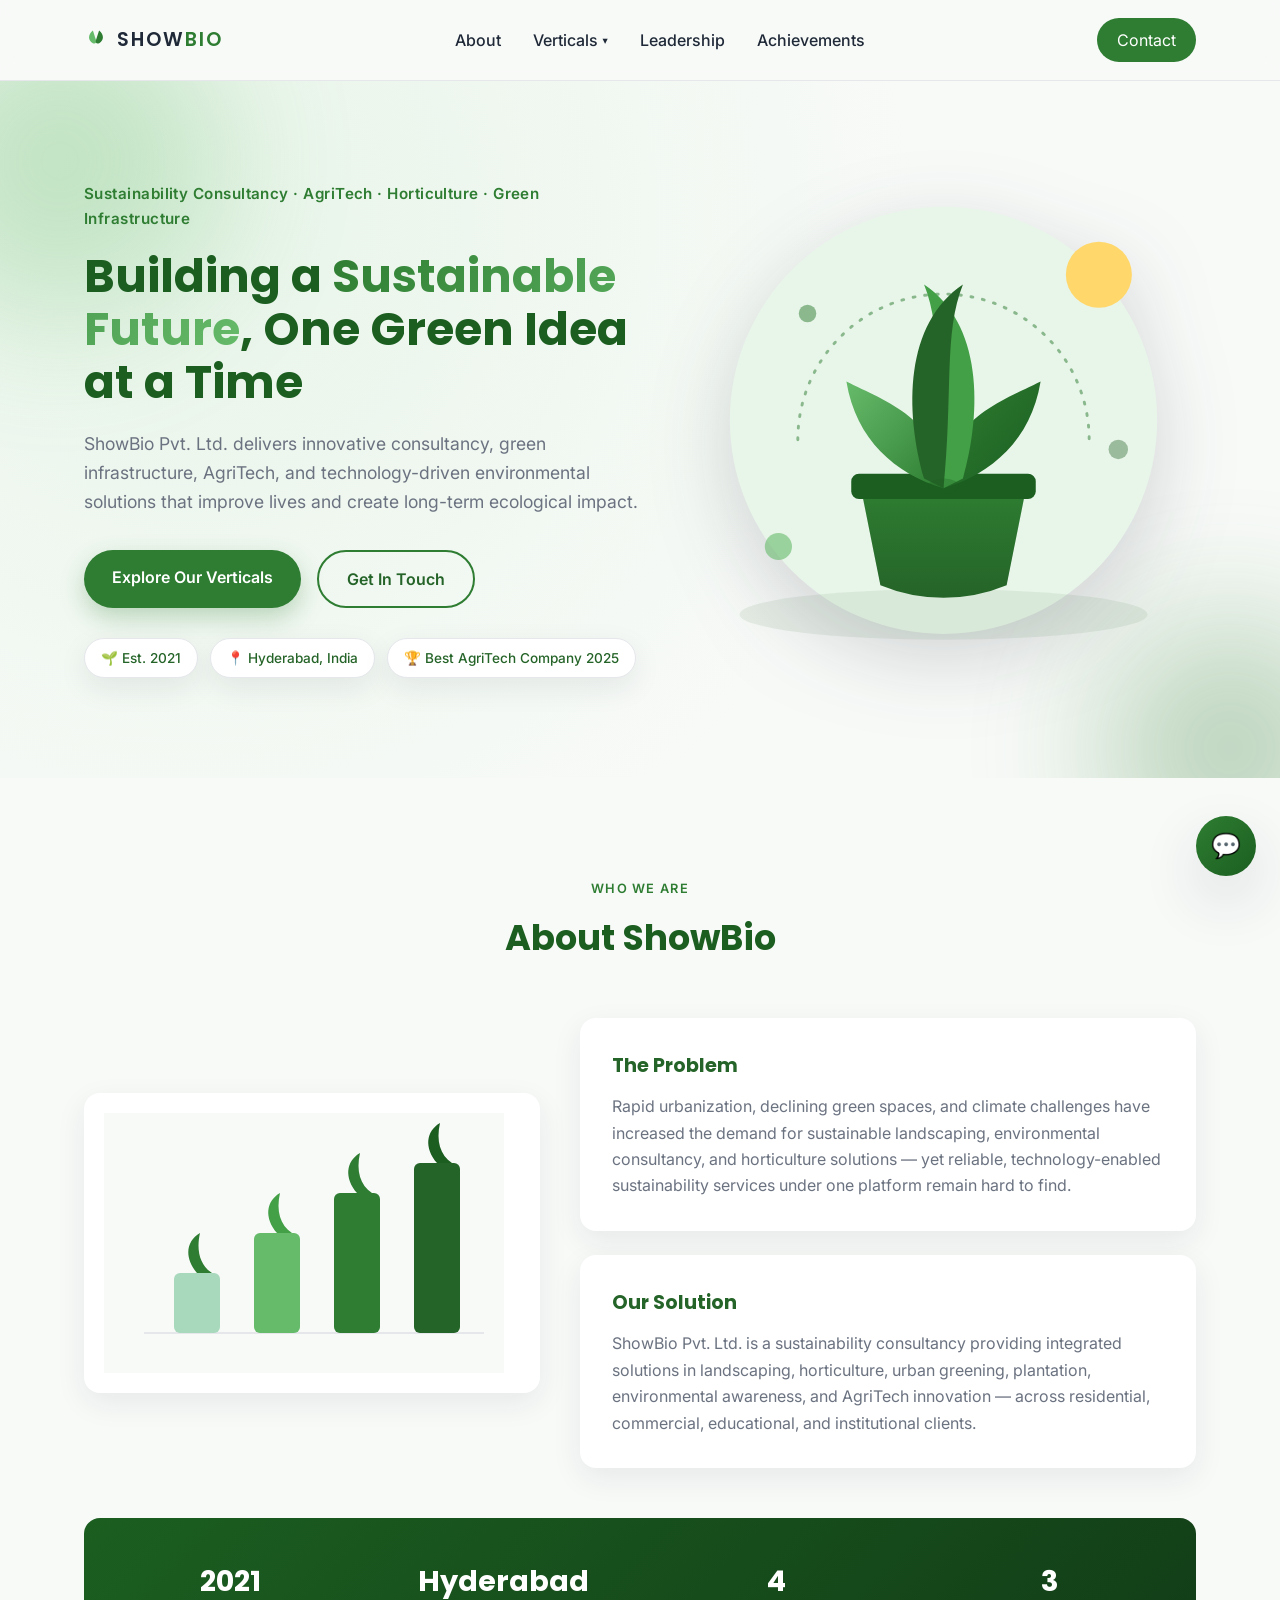
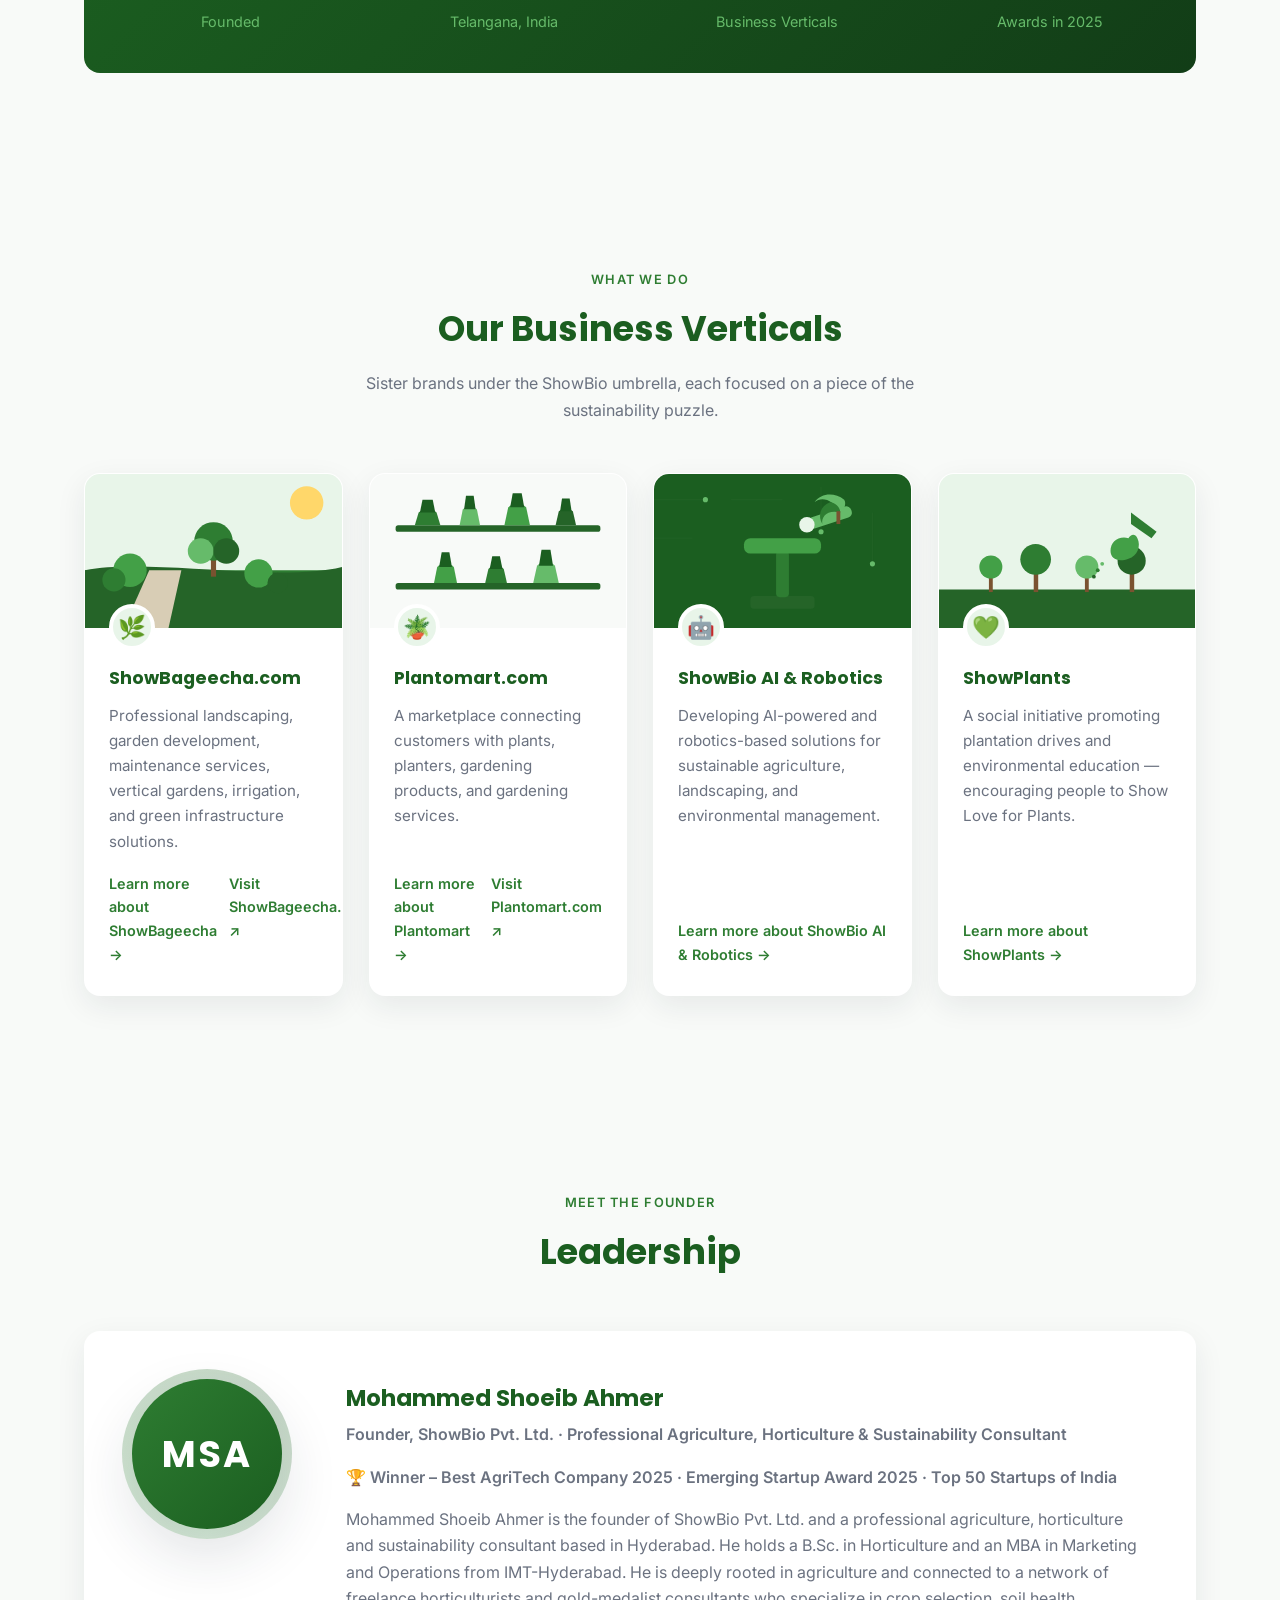
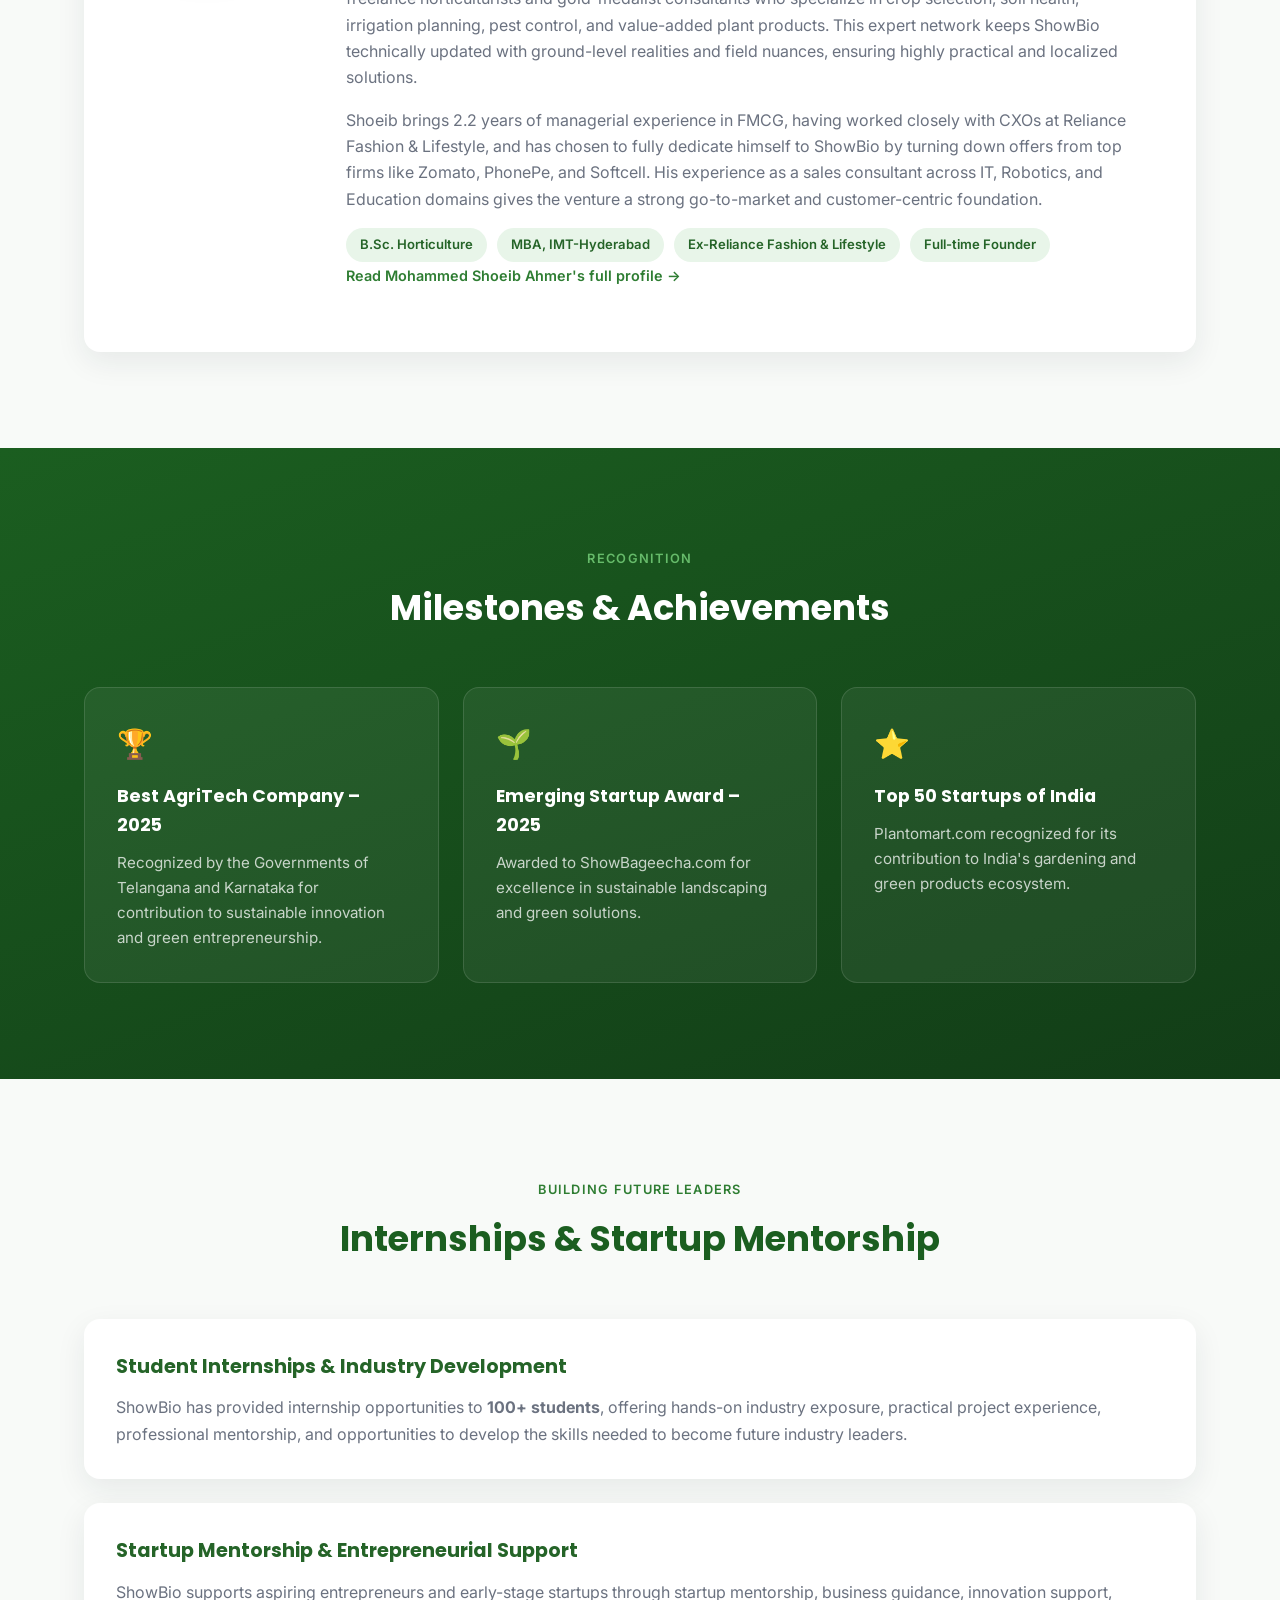
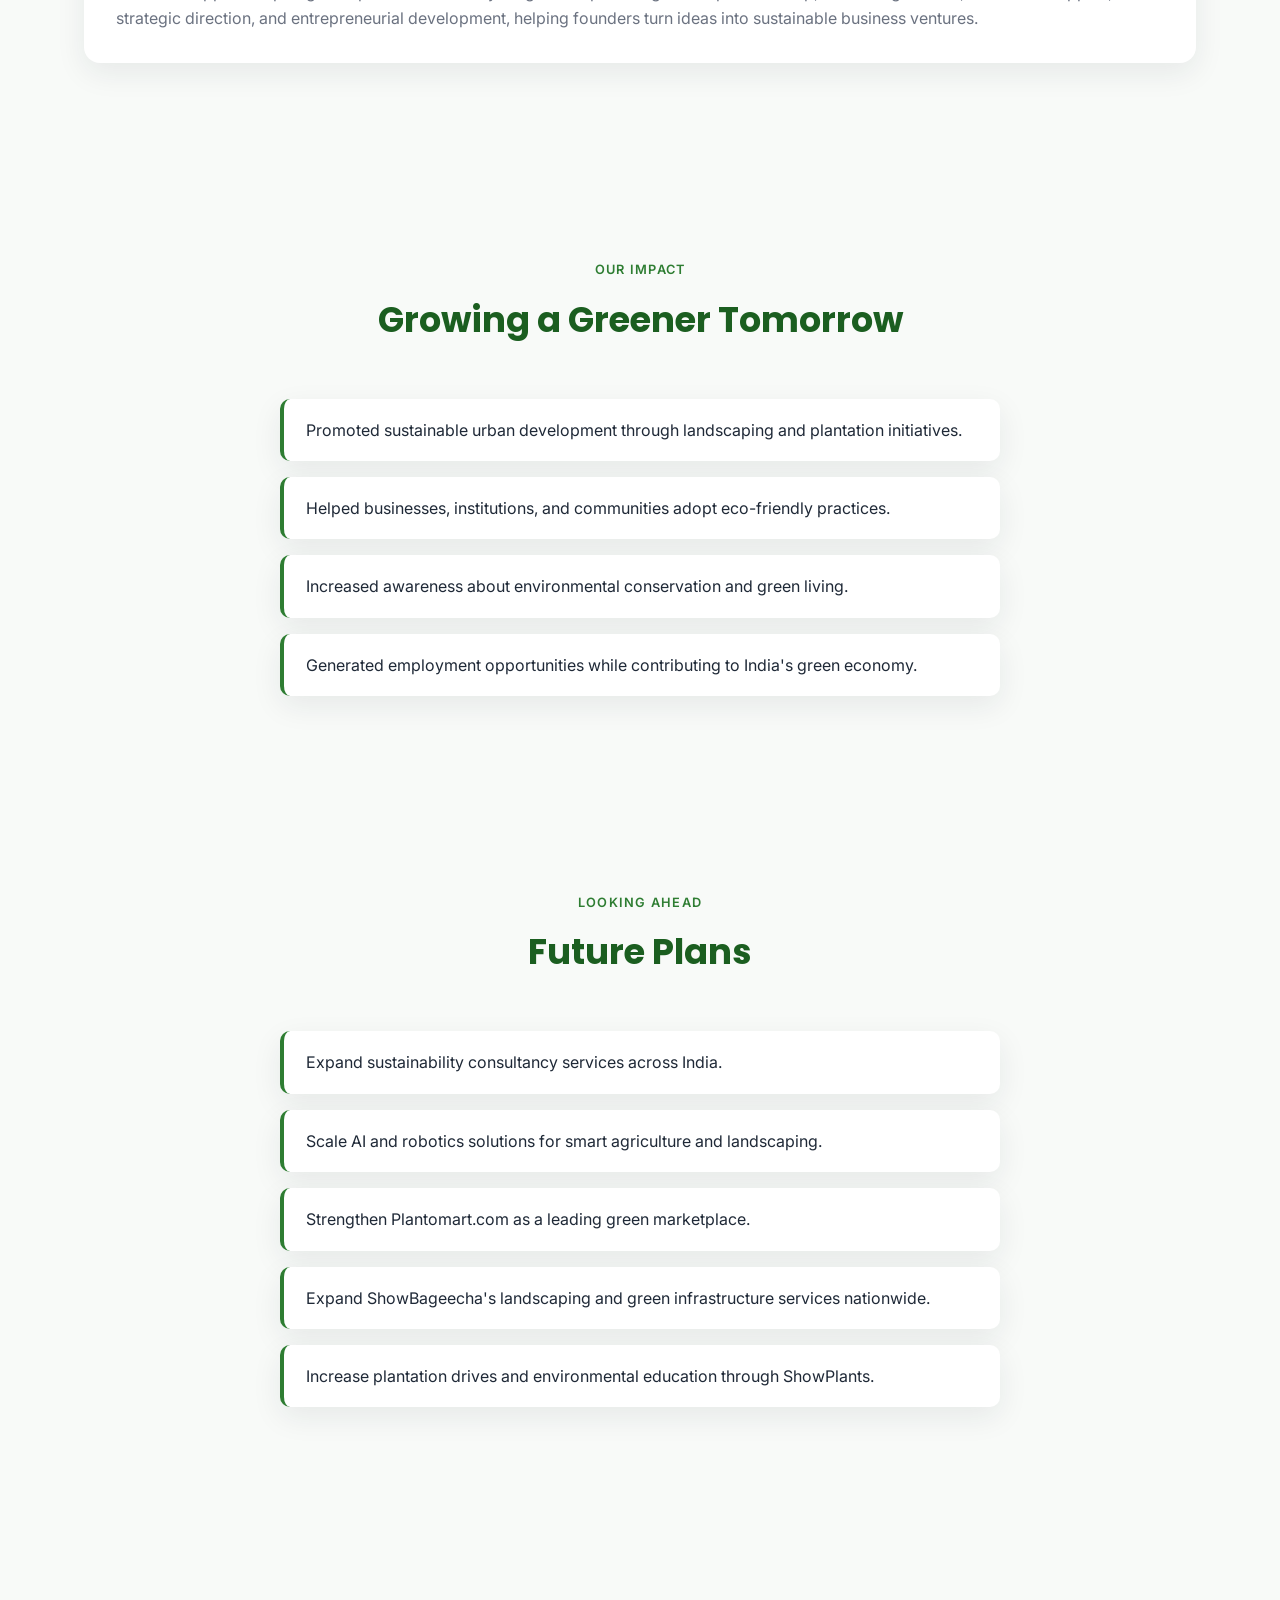
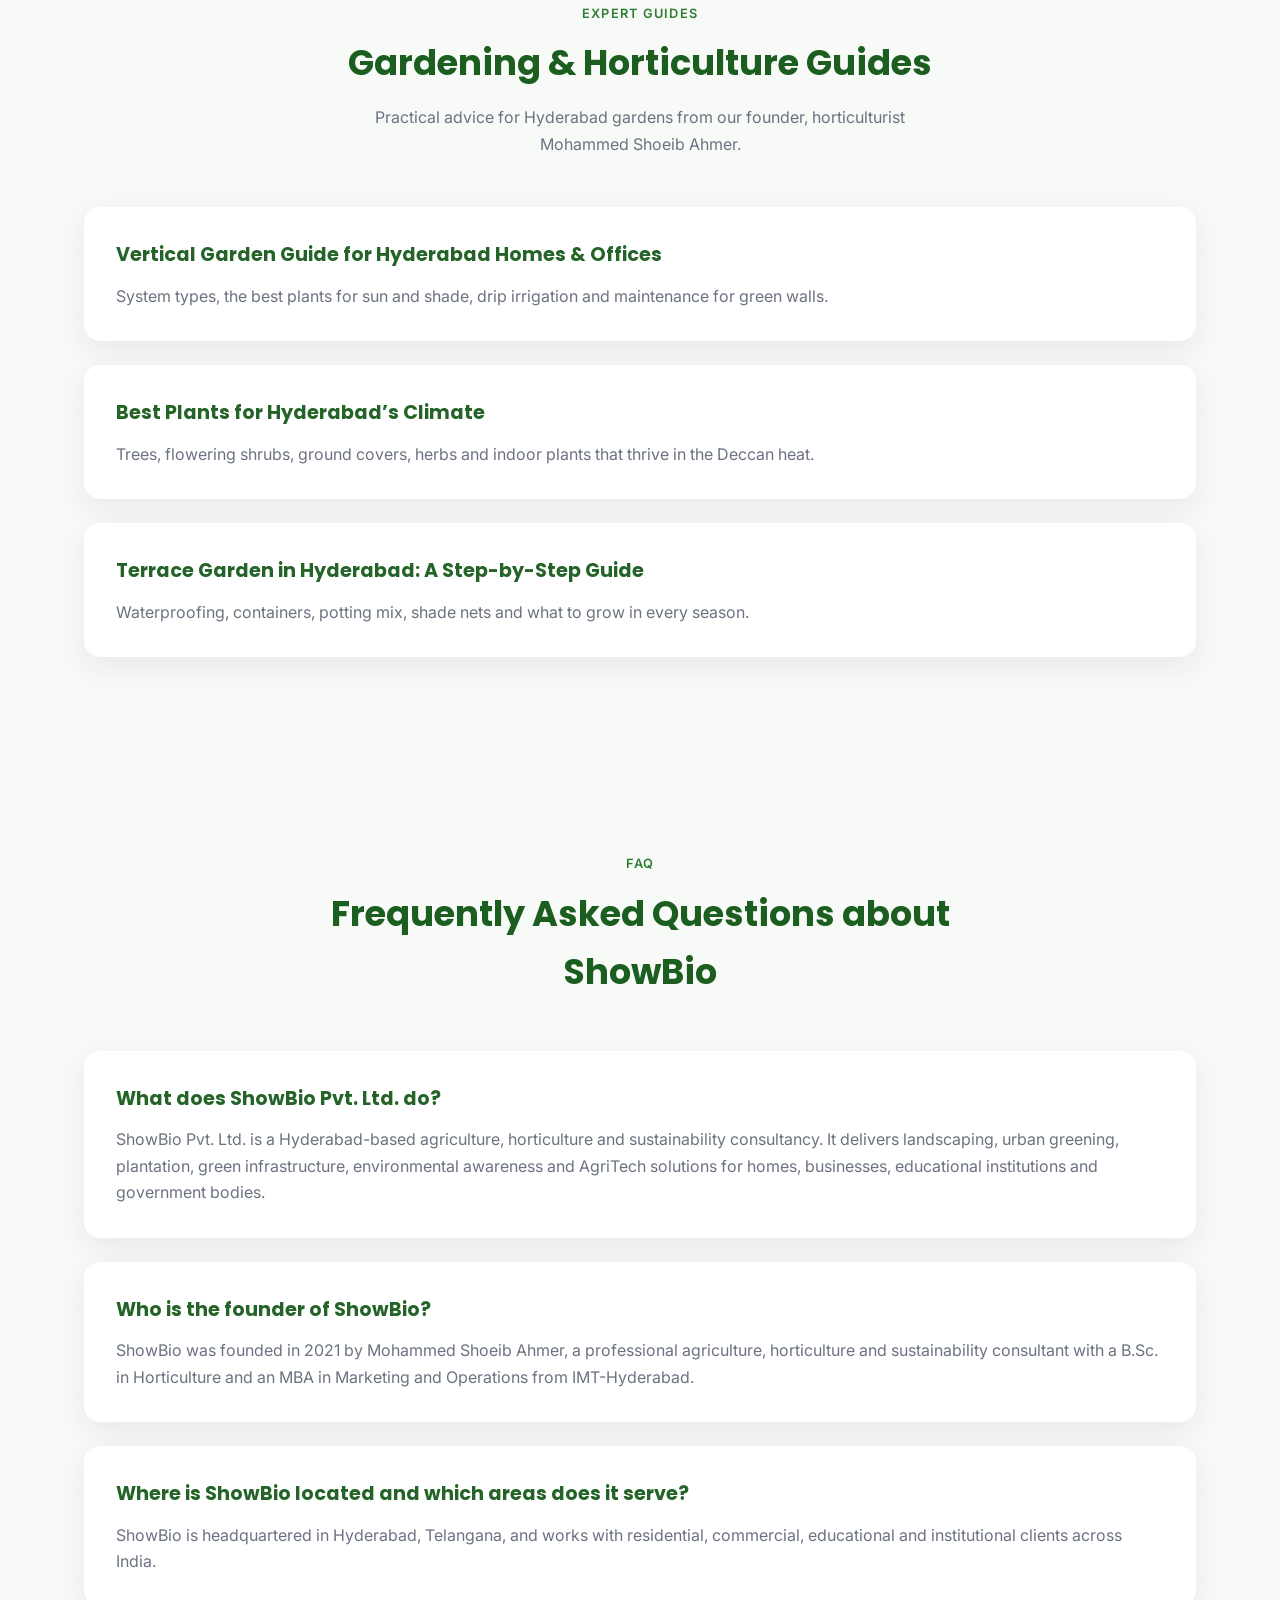
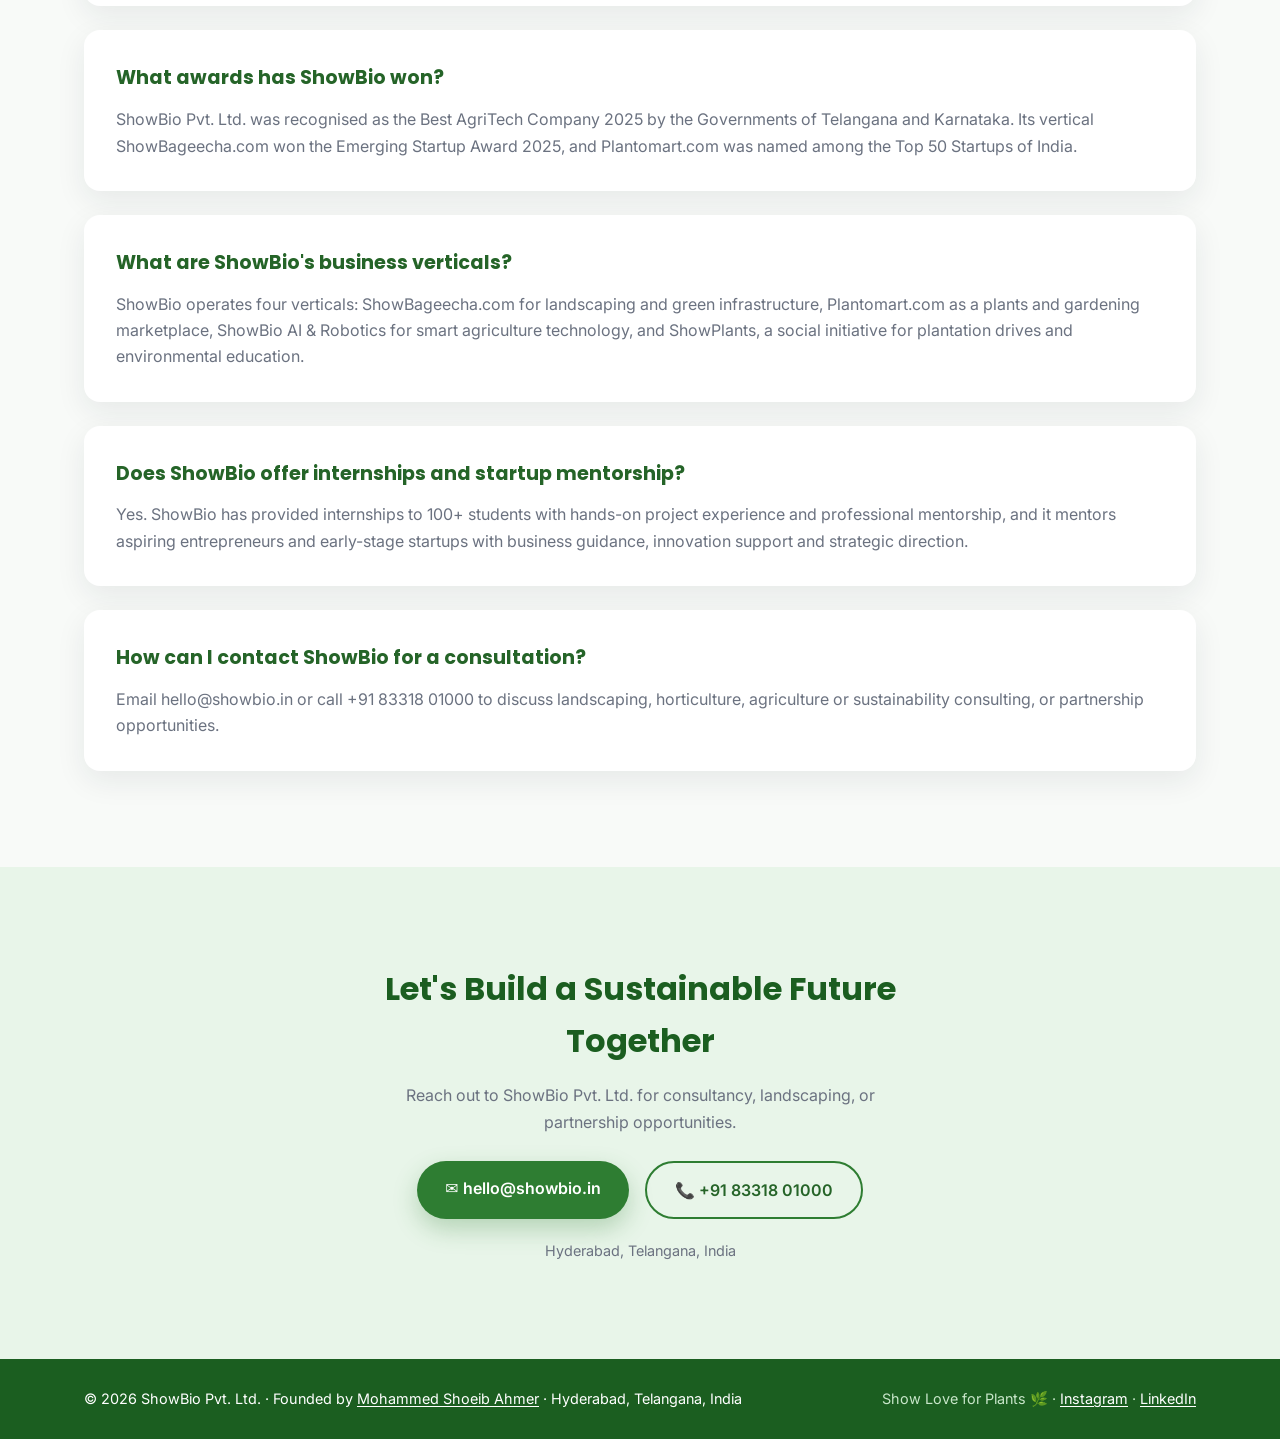
<file: index.html>
<!DOCTYPE html>
<html lang="en">
<head>
    <meta charset="UTF-8">
    <meta name="viewport" content="width=device-width, initial-scale=1.0">

    <title>ShowBio | Agriculture &amp; Sustainability Consultancy, Hyderabad</title>
    <meta name="description" content="ShowBio Pvt. Ltd., founded by Mohammed Shoeib Ahmer, is an award-winning agriculture, horticulture &amp; sustainability consultancy in Hyderabad.">
    <meta name="author" content="Mohammed Shoeib Ahmer">
    <meta name="robots" content="index, follow, max-image-preview:large">
    <link rel="canonical" href="https://showbio.in/">

    <meta property="og:type" content="website">
    <meta property="og:locale" content="en_IN">
    <meta property="og:title" content="ShowBio Pvt. Ltd. | Agriculture, Horticulture &amp; Sustainability Consultancy">
    <meta property="og:description" content="Award-winning sustainability consultancy from Hyderabad, founded in 2021 by Mohammed Shoeib Ahmer. Landscaping, AgriTech, green infrastructure and environmental education.">
    <meta property="og:url" content="https://showbio.in/">
    <meta property="og:site_name" content="ShowBio Pvt. Ltd.">
    <meta property="og:image" content="https://showbio.in/og-image.png">
    <meta property="og:image:width" content="1200">
    <meta property="og:image:height" content="630">
    <meta property="og:image:alt" content="ShowBio Pvt. Ltd. – Agriculture, Horticulture &amp; Sustainability Consultancy, Hyderabad">
    <meta name="twitter:card" content="summary_large_image">
    <meta name="twitter:title" content="ShowBio Pvt. Ltd. | Agriculture, Horticulture &amp; Sustainability Consultancy">
    <meta name="twitter:description" content="Award-winning sustainability consultancy from Hyderabad, founded by Mohammed Shoeib Ahmer.">
    <meta name="twitter:image" content="https://showbio.in/og-image.png">

    <meta name="geo.region" content="IN-TG">
    <meta name="geo.placename" content="Hyderabad">
    <meta name="theme-color" content="#2e7d32">

    <link rel="icon" type="image/png" sizes="48x48" href="/favicon-48.png">
    <link rel="icon" type="image/png" sizes="192x192" href="/favicon-192.png">
    <link rel="apple-touch-icon" href="/apple-touch-icon.png">

    <link rel="preconnect" href="https://fonts.googleapis.com">
    <link rel="preconnect" href="https://fonts.gstatic.com" crossorigin>
    <link href="https://fonts.googleapis.com/css2?family=Poppins:wght@600;700;800&family=Inter:wght@400;500;600&display=swap" rel="stylesheet">

    <link rel="stylesheet" href="style.css">

    <script type="application/ld+json">
    {
        "@context": "https://schema.org",
        "@graph": [
            {
                "@type": ["Organization", "ProfessionalService"],
                "@id": "https://showbio.in/#organization",
                "name": "ShowBio Pvt. Ltd.",
                "legalName": "ShowBio Private Limited",
                "alternateName": ["ShowBio", "Show Bio"],
                "url": "https://showbio.in/",
                "logo": "https://showbio.in/favicon-192.png",
                "image": "https://showbio.in/og-image.png",
                "description": "ShowBio Pvt. Ltd. is a Hyderabad-based agriculture, horticulture and sustainability consultancy delivering landscaping, urban greening, plantation, AgriTech and green infrastructure solutions across India.",
                "slogan": "Show Love for Plants",
                "sameAs": ["https://www.instagram.com/showbio.official/", "https://www.linkedin.com/company/showbio-pvt-ltd/"],
                "foundingDate": "2021",
                "foundingLocation": "Hyderabad, Telangana, India",
                "founder": { "@id": "https://showbio.in/mohammed-shoeib-ahmer.html#person" },
                "address": {
                    "@type": "PostalAddress",
                    "addressLocality": "Hyderabad",
                    "addressRegion": "Telangana",
                    "addressCountry": "IN"
                },
                "areaServed": { "@type": "Country", "name": "India" },
                "telephone": "+91-8331801000",
                "email": "hello@showbio.in",
                "contactPoint": {
                    "@type": "ContactPoint",
                    "contactType": "customer service",
                    "telephone": "+91-8331801000",
                    "email": "hello@showbio.in",
                    "areaServed": "IN"
                },
                "knowsAbout": ["Sustainability consulting", "Horticulture", "Agriculture consulting", "AgriTech", "Landscaping", "Urban greening", "Vertical gardens", "Irrigation planning", "Green infrastructure", "Plantation drives", "Student internships", "Startup mentorship", "Entrepreneurship development"],
                "hasOfferCatalog": {
                    "@type": "OfferCatalog",
                    "name": "Talent & Entrepreneurship Programs",
                    "itemListElement": [
                        { "@type": "Offer", "itemOffered": { "@type": "Service", "name": "Student Internships & Industry Development", "description": "Internships for students with hands-on industry exposure, practical project experience and professional mentorship. Internships provided to 100+ students." } },
                        { "@type": "Offer", "itemOffered": { "@type": "Service", "name": "Startup Mentorship & Entrepreneurial Support", "description": "Mentorship, business guidance, innovation support and strategic direction for aspiring entrepreneurs and early-stage startups." } }
                    ]
                },
                "award": [
                    "Best AgriTech Company 2025 – recognised by the Governments of Telangana and Karnataka",
                    "Emerging Startup Award 2025 – ShowBageecha.com",
                    "Top 50 Startups of India – Plantomart.com"
                ],
                "subOrganization": [
                    { "@type": "Organization", "name": "ShowBageecha", "url": "https://www.showbageecha.com/", "description": "Landscaping, garden development, vertical gardens, irrigation and green infrastructure." },
                    { "@type": "Organization", "name": "Plantomart", "url": "https://www.plantomart.com/", "description": "Marketplace for plants, planters, gardening products and services." },
                    { "@type": "Organization", "name": "ShowBio AI & Robotics", "url": "https://showbio.in/ai-robotics.html" },
                    { "@type": "Organization", "name": "ShowPlants", "url": "https://showbio.in/showplants.html", "slogan": "Show Love for Plants" }
                ]
            },
            {
                "@type": "Person",
                "@id": "https://showbio.in/mohammed-shoeib-ahmer.html#person",
                "name": "Mohammed Shoeib Ahmer",
                "givenName": "Mohammed Shoeib",
                "familyName": "Ahmer",
                "url": "https://showbio.in/mohammed-shoeib-ahmer.html",
                "jobTitle": "Founder & Professional Agriculture, Horticulture and Sustainability Consultant",
                "award": ["Best AgriTech Company 2025 (ShowBio Pvt. Ltd.)", "Emerging Startup Award 2025 (ShowBageecha.com)", "Top 50 Startups of India (Plantomart.com)"],
                "worksFor": { "@id": "https://showbio.in/#organization" },
                "description": "Mohammed Shoeib Ahmer is the founder of ShowBio Pvt. Ltd. and a professional agriculture, horticulture and sustainability consultant based in Hyderabad, India.",
                "alumniOf": { "@type": "CollegeOrUniversity", "name": "IMT Hyderabad" },
                "knowsAbout": ["Agriculture consulting", "Horticulture", "Sustainability consulting", "Landscaping", "Crop selection", "Soil health", "Irrigation planning", "Pest management", "AgriTech"],
                "homeLocation": { "@type": "Place", "name": "Hyderabad, Telangana, India" }
            },
            {
                "@type": "WebSite",
                "@id": "https://showbio.in/#website",
                "url": "https://showbio.in/",
                "name": "ShowBio",
                "inLanguage": "en-IN",
                "publisher": { "@id": "https://showbio.in/#organization" }
            }
            ,{
                "@type": "FAQPage",
                "mainEntity": [
                    { "@type": "Question", "name": "What does ShowBio Pvt. Ltd. do?", "acceptedAnswer": { "@type": "Answer", "text": "ShowBio Pvt. Ltd. is a Hyderabad-based agriculture, horticulture and sustainability consultancy. It delivers landscaping, urban greening, plantation, green infrastructure, environmental awareness and AgriTech solutions for homes, businesses, educational institutions and government bodies." } },
                    { "@type": "Question", "name": "Who is the founder of ShowBio?", "acceptedAnswer": { "@type": "Answer", "text": "ShowBio was founded in 2021 by Mohammed Shoeib Ahmer, a professional agriculture, horticulture and sustainability consultant with a B.Sc. in Horticulture and an MBA in Marketing and Operations from IMT-Hyderabad." } },
                    { "@type": "Question", "name": "Where is ShowBio located and which areas does it serve?", "acceptedAnswer": { "@type": "Answer", "text": "ShowBio is headquartered in Hyderabad, Telangana, and works with residential, commercial, educational and institutional clients across India." } },
                    { "@type": "Question", "name": "What awards has ShowBio won?", "acceptedAnswer": { "@type": "Answer", "text": "ShowBio Pvt. Ltd. was recognised as the Best AgriTech Company 2025 by the Governments of Telangana and Karnataka. Its vertical ShowBageecha.com won the Emerging Startup Award 2025, and Plantomart.com was named among the Top 50 Startups of India." } },
                    { "@type": "Question", "name": "What are ShowBio\u0027s business verticals?", "acceptedAnswer": { "@type": "Answer", "text": "ShowBio operates four verticals: ShowBageecha.com for landscaping and green infrastructure, Plantomart.com as a plants and gardening marketplace, ShowBio AI \u0026 Robotics for smart agriculture technology, and ShowPlants, a social initiative for plantation drives and environmental education." } },
                    { "@type": "Question", "name": "Does ShowBio offer internships and startup mentorship?", "acceptedAnswer": { "@type": "Answer", "text": "Yes. ShowBio has provided internships to 100+ students with hands-on project experience and professional mentorship, and it mentors aspiring entrepreneurs and early-stage startups with business guidance, innovation support and strategic direction." } },
                    { "@type": "Question", "name": "How can I contact ShowBio for a consultation?", "acceptedAnswer": { "@type": "Answer", "text": "Email hello@showbio.in or call +91 83318 01000 to discuss landscaping, horticulture, agriculture or sustainability consulting, or partnership opportunities." } }
                ]
            }
        ]
    }
    </script>
</head>
<body>

    <a href="#main" class="skip-link">Skip to content</a>

    <header class="site-header">
        <nav class="navbar container">
            <a href="#" class="logo-mark" aria-label="ShowBio home">
                <svg class="leaf-icon" viewBox="0 0 24 24" aria-hidden="true">
                    <path d="M12 2 C6 4 4 10 8 14 C10 16 12 15 12 12 C12 9 12 5 12 2Z" fill="#66bb6a" transform="rotate(-18 12 12)"/>
                    <path d="M12 2 C18 4 20 10 16 14 C14 16 12 15 12 12 C12 9 12 5 12 2Z" fill="#2e7d32" transform="rotate(18 12 12)"/>
                </svg>
                <span class="logo-word">SHOW<span class="logo-accent">BIO</span></span>
            </a>
            <ul class="nav-links" id="navLinks">
                <li><a href="#about">About</a></li>
                <li class="has-dropdown">
                    <button class="dropdown-toggle" aria-haspopup="true" aria-expanded="false">Verticals <span class="chevron" aria-hidden="true">&#9662;</span></button>
                    <ul class="dropdown-menu">
                        <li><a href="showbageecha.html">🌿 ShowBageecha</a></li>
                        <li><a href="plantomart.html">🪴 Plantomart</a></li>
                        <li><a href="ai-robotics.html">🤖 AI &amp; Robotics</a></li>
                        <li><a href="showplants.html">💚 ShowPlants</a></li>
                    </ul>
                </li>
                <li><a href="#leadership">Leadership</a></li>
                <li><a href="#achievements">Achievements</a></li>
                <li class="nav-contact-mobile"><a href="#contact" class="btn-nav">Contact</a></li>
            </ul>
            <div class="nav-right">
                <a href="#contact" class="btn-nav desktop-cta">Contact</a>
                <button class="nav-toggle" id="navToggle" aria-label="Toggle navigation" aria-expanded="false">
                    <span></span><span></span><span></span>
                </button>
            </div>
        </nav>
    </header>

    <main id="main">
        <section class="hero">
            <div class="hero-blob blob-1" aria-hidden="true"></div>
            <div class="hero-blob blob-2" aria-hidden="true"></div>
            <div class="container hero-grid">
                <div class="hero-content reveal">
                    <p class="eyebrow">Sustainability Consultancy &middot; AgriTech &middot; Horticulture &middot; Green Infrastructure</p>
                    <h1>Building a <span class="text-gradient">Sustainable Future</span>, One Green Idea at a Time</h1>
                    <p class="hero-sub">
                        ShowBio Pvt. Ltd. delivers innovative consultancy, green infrastructure, AgriTech,
                        and technology-driven environmental solutions that improve lives and create
                        long-term ecological impact.
                    </p>
                    <div class="hero-cta">
                        <a href="#verticals" class="btn btn-primary">Explore Our Verticals</a>
                        <a href="#contact" class="btn btn-outline">Get In Touch</a>
                    </div>
                    <div class="hero-chips">
                        <span>🌱 Est. 2021</span>
                        <span>📍 Hyderabad, India</span>
                        <span>🏆 Best AgriTech Company 2025</span>
                    </div>
                </div>
                <div class="hero-media reveal">
                    <img src="hero-illustration.svg" alt="Illustration of a thriving potted plant representing ShowBio's sustainability mission" width="520" height="480">
                </div>
            </div>
        </section>

        <section id="about" class="section about">
            <div class="container">
                <div class="section-heading reveal">
                    <span class="tag">Who We Are</span>
                    <h2>About ShowBio</h2>
                </div>
                <div class="about-split">
                    <div class="about-media reveal">
                        <img src="img-growth.svg" alt="Illustration of an upward growth chart topped with leaves, symbolizing ShowBio's sustainable growth" width="400" height="260">
                    </div>
                    <div class="about-grid">
                        <div class="about-card reveal">
                            <h3>The Problem</h3>
                            <p>
                                Rapid urbanization, declining green spaces, and climate challenges have
                                increased the demand for sustainable landscaping, environmental consultancy,
                                and horticulture solutions &mdash; yet reliable, technology-enabled sustainability
                                services under one platform remain hard to find.
                            </p>
                        </div>
                        <div class="about-card reveal">
                            <h3>Our Solution</h3>
                            <p>
                                ShowBio Pvt. Ltd. is a sustainability consultancy providing integrated solutions
                                in landscaping, horticulture, urban greening, plantation, environmental awareness,
                                and AgriTech innovation &mdash; across residential, commercial, educational, and
                                institutional clients.
                            </p>
                        </div>
                    </div>
                </div>
                <div class="facts-strip reveal">
                    <div class="fact"><strong data-count="2021" data-suffix="">2021</strong><span>Founded</span></div>
                    <div class="fact"><strong>Hyderabad</strong><span>Telangana, India</span></div>
                    <div class="fact"><strong data-count="4" data-suffix="">4</strong><span>Business Verticals</span></div>
                    <div class="fact"><strong data-count="3" data-suffix="">3</strong><span>Awards in 2025</span></div>
                </div>
            </div>
        </section>

        <section id="verticals" class="section verticals">
            <div class="container">
                <div class="section-heading reveal">
                    <span class="tag">What We Do</span>
                    <h2>Our Business Verticals</h2>
                    <p class="section-sub">Sister brands under the ShowBio umbrella, each focused on a piece of the sustainability puzzle.</p>
                </div>
                <div class="card-grid">
                    <article class="vertical-card reveal">
                        <div class="card-cover">
                            <img src="img-landscaping.svg" alt="Illustration of a landscaped garden path with hedges and trees" width="400" height="240" loading="lazy">
                        </div>
                        <div class="vertical-card-body">
                            <div class="icon-badge">🌿</div>
                            <h3>ShowBageecha.com</h3>
                            <p>Professional landscaping, garden development, maintenance services, vertical gardens, irrigation, and green infrastructure solutions.</p>
                            <div class="card-link-row">
                                <a href="showbageecha.html" class="card-link">Learn more about ShowBageecha &rarr;</a>
                                <a href="https://www.showbageecha.com" target="_blank" rel="noopener noreferrer" class="card-link">Visit ShowBageecha.com &nearr;</a>
                            </div>
                        </div>
                    </article>
                    <article class="vertical-card reveal">
                        <div class="card-cover">
                            <img src="img-marketplace.svg" alt="Illustration of a plant marketplace shelf with potted plants" width="400" height="240" loading="lazy">
                        </div>
                        <div class="vertical-card-body">
                            <div class="icon-badge">🪴</div>
                            <h3>Plantomart.com</h3>
                            <p>A marketplace connecting customers with plants, planters, gardening products, and gardening services.</p>
                            <div class="card-link-row">
                                <a href="plantomart.html" class="card-link">Learn more about Plantomart &rarr;</a>
                                <a href="https://www.plantomart.com" target="_blank" rel="noopener noreferrer" class="card-link">Visit Plantomart.com &nearr;</a>
                            </div>
                        </div>
                    </article>
                    <article class="vertical-card reveal">
                        <div class="card-cover">
                            <img src="img-robotics.svg" alt="Illustration of a robotic arm tending a seedling" width="400" height="240" loading="lazy">
                        </div>
                        <div class="vertical-card-body">
                            <div class="icon-badge">🤖</div>
                            <h3>ShowBio AI &amp; Robotics</h3>
                            <p>Developing AI-powered and robotics-based solutions for sustainable agriculture, landscaping, and environmental management.</p>
                            <a href="ai-robotics.html" class="card-link">Learn more about ShowBio AI &amp; Robotics &rarr;</a>
                        </div>
                    </article>
                    <article class="vertical-card reveal">
                        <div class="card-cover">
                            <img src="img-plantation.svg" alt="Illustration of a plantation drive with a row of young saplings" width="400" height="240" loading="lazy">
                        </div>
                        <div class="vertical-card-body">
                            <div class="icon-badge">💚</div>
                            <h3>ShowPlants</h3>
                            <p>A social initiative promoting plantation drives and environmental education &mdash; encouraging people to Show Love for Plants.</p>
                            <a href="showplants.html" class="card-link">Learn more about ShowPlants &rarr;</a>
                        </div>
                    </article>
                </div>
            </div>
        </section>

        <section id="leadership" class="section leadership">
            <div class="container">
                <div class="section-heading reveal">
                    <span class="tag">Meet the Founder</span>
                    <h2>Leadership</h2>
                </div>
                <div class="leader-card reveal">
                    <div class="leader-avatar-wrap">
                        <div class="leader-avatar-ring" aria-hidden="true"></div>
                        <div class="leader-avatar" aria-hidden="true">MSA</div>
                    </div>
                    <div class="leader-body">
                        <h3><a href="mohammed-shoeib-ahmer.html">Mohammed Shoeib Ahmer</a></h3>
                        <p class="leader-title">Founder, ShowBio Pvt. Ltd. &middot; Professional Agriculture, Horticulture &amp; Sustainability Consultant</p>
                        <p class="leader-title">🏆 Winner &ndash; Best AgriTech Company 2025 &middot; Emerging Startup Award 2025 &middot; Top 50 Startups of India</p>
                        <p>
                            Mohammed Shoeib Ahmer is the founder of ShowBio Pvt. Ltd. and a professional
                            agriculture, horticulture and sustainability consultant based in Hyderabad. He holds a B.Sc. in Horticulture and an MBA in Marketing and
                            Operations from IMT-Hyderabad. He is deeply rooted in agriculture and connected to
                            a network of freelance horticulturists and gold-medalist consultants who specialize
                            in crop selection, soil health, irrigation planning, pest control, and value-added
                            plant products. This expert network keeps ShowBio technically updated with
                            ground-level realities and field nuances, ensuring highly practical and localized
                            solutions.
                        </p>
                        <p>
                            Shoeib brings 2.2 years of managerial experience in FMCG, having worked closely with
                            CXOs at Reliance Fashion &amp; Lifestyle, and has chosen to fully dedicate himself to
                            ShowBio by turning down offers from top firms like Zomato, PhonePe, and Softcell.
                            His experience as a sales consultant across IT, Robotics, and Education domains gives
                            the venture a strong go-to-market and customer-centric foundation.
                        </p>
                        <div class="leader-tags">
                            <span>B.Sc. Horticulture</span>
                            <span>MBA, IMT-Hyderabad</span>
                            <span>Ex-Reliance Fashion &amp; Lifestyle</span>
                            <span>Full-time Founder</span>
                        </div>
                        <p><a href="mohammed-shoeib-ahmer.html" class="card-link">Read Mohammed Shoeib Ahmer's full profile &rarr;</a></p>
                    </div>
                </div>
            </div>
        </section>

        <section id="achievements" class="section achievements">
            <div class="container">
                <div class="section-heading light reveal">
                    <span class="tag">Recognition</span>
                    <h2>Milestones &amp; Achievements</h2>
                </div>
                <div class="achievement-grid">
                    <div class="achievement-card reveal">
                        <div class="badge">🏆</div>
                        <h3>Best AgriTech Company &ndash; 2025</h3>
                        <p>Recognized by the Governments of Telangana and Karnataka for contribution to sustainable innovation and green entrepreneurship.</p>
                    </div>
                    <div class="achievement-card reveal">
                        <div class="badge">🌱</div>
                        <h3>Emerging Startup Award &ndash; 2025</h3>
                        <p>Awarded to ShowBageecha.com for excellence in sustainable landscaping and green solutions.</p>
                    </div>
                    <div class="achievement-card reveal">
                        <div class="badge">⭐</div>
                        <h3>Top 50 Startups of India</h3>
                        <p>Plantomart.com recognized for its contribution to India's gardening and green products ecosystem.</p>
                    </div>
                </div>
            </div>
        </section>

        <section id="talent" class="section about">
            <div class="container">
                <div class="section-heading reveal">
                    <span class="tag">Building Future Leaders</span>
                    <h2>Internships &amp; Startup Mentorship</h2>
                </div>
                <div class="about-grid">
                    <article class="about-card reveal">
                        <h3>Student Internships &amp; Industry Development</h3>
                        <p>
                            ShowBio has provided internship opportunities to <strong>100+ students</strong>, offering
                            hands-on industry exposure, practical project experience, professional mentorship, and
                            opportunities to develop the skills needed to become future industry leaders.
                        </p>
                    </article>
                    <article class="about-card reveal">
                        <h3>Startup Mentorship &amp; Entrepreneurial Support</h3>
                        <p>
                            ShowBio supports aspiring entrepreneurs and early-stage startups through startup
                            mentorship, business guidance, innovation support, strategic direction, and
                            entrepreneurial development, helping founders turn ideas into sustainable business ventures.
                        </p>
                    </article>
                </div>
            </div>
        </section>

        <section id="impact" class="section impact">
            <div class="container">
                <div class="section-heading reveal">
                    <span class="tag">Our Impact</span>
                    <h2>Growing a Greener Tomorrow</h2>
                </div>
                <ul class="impact-list reveal">
                    <li>Promoted sustainable urban development through landscaping and plantation initiatives.</li>
                    <li>Helped businesses, institutions, and communities adopt eco-friendly practices.</li>
                    <li>Increased awareness about environmental conservation and green living.</li>
                    <li>Generated employment opportunities while contributing to India's green economy.</li>
                </ul>
            </div>
        </section>

        <section id="future" class="section future">
            <div class="container">
                <div class="section-heading reveal">
                    <span class="tag">Looking Ahead</span>
                    <h2>Future Plans</h2>
                </div>
                <ul class="future-list reveal">
                    <li>Expand sustainability consultancy services across India.</li>
                    <li>Scale AI and robotics solutions for smart agriculture and landscaping.</li>
                    <li>Strengthen Plantomart.com as a leading green marketplace.</li>
                    <li>Expand ShowBageecha's landscaping and green infrastructure services nationwide.</li>
                    <li>Increase plantation drives and environmental education through ShowPlants.</li>
                </ul>
            </div>
        </section>
        <section id="guides" class="section about">
            <div class="container">
                <div class="section-heading reveal">
                    <span class="tag">Expert Guides</span>
                    <h2>Gardening &amp; Horticulture Guides</h2>
                    <p class="section-sub">Practical advice for Hyderabad gardens from our founder, horticulturist Mohammed Shoeib Ahmer.</p>
                </div>
                <div class="about-grid">
                    <article class="about-card reveal">
                        <h3><a href="vertical-garden-guide-hyderabad.html">Vertical Garden Guide for Hyderabad Homes &amp; Offices</a></h3>
                        <p>System types, the best plants for sun and shade, drip irrigation and maintenance for green walls.</p>
                    </article>
                    <article class="about-card reveal">
                        <h3><a href="best-plants-for-hyderabad-climate.html">Best Plants for Hyderabad&rsquo;s Climate</a></h3>
                        <p>Trees, flowering shrubs, ground covers, herbs and indoor plants that thrive in the Deccan heat.</p>
                    </article>
                    <article class="about-card reveal">
                        <h3><a href="terrace-garden-guide-hyderabad.html">Terrace Garden in Hyderabad: A Step-by-Step Guide</a></h3>
                        <p>Waterproofing, containers, potting mix, shade nets and what to grow in every season.</p>
                    </article>
                </div>
            </div>
        </section>
        <section id="faq" class="section about">
            <div class="container">
                <div class="section-heading reveal">
                    <span class="tag">FAQ</span>
                    <h2>Frequently Asked Questions about ShowBio</h2>
                </div>
                <div class="about-grid">
                    <article class="about-card reveal">
                        <h3>What does ShowBio Pvt. Ltd. do?</h3>
                        <p>ShowBio Pvt. Ltd. is a Hyderabad-based agriculture, horticulture and sustainability consultancy. It delivers landscaping, urban greening, plantation, green infrastructure, environmental awareness and AgriTech solutions for homes, businesses, educational institutions and government bodies.</p>
                    </article>
                    <article class="about-card reveal">
                        <h3>Who is the founder of ShowBio?</h3>
                        <p>ShowBio was founded in 2021 by Mohammed Shoeib Ahmer, a professional agriculture, horticulture and sustainability consultant with a B.Sc. in Horticulture and an MBA in Marketing and Operations from IMT-Hyderabad.</p>
                    </article>
                    <article class="about-card reveal">
                        <h3>Where is ShowBio located and which areas does it serve?</h3>
                        <p>ShowBio is headquartered in Hyderabad, Telangana, and works with residential, commercial, educational and institutional clients across India.</p>
                    </article>
                    <article class="about-card reveal">
                        <h3>What awards has ShowBio won?</h3>
                        <p>ShowBio Pvt. Ltd. was recognised as the Best AgriTech Company 2025 by the Governments of Telangana and Karnataka. Its vertical ShowBageecha.com won the Emerging Startup Award 2025, and Plantomart.com was named among the Top 50 Startups of India.</p>
                    </article>
                    <article class="about-card reveal">
                        <h3>What are ShowBio's business verticals?</h3>
                        <p>ShowBio operates four verticals: ShowBageecha.com for landscaping and green infrastructure, Plantomart.com as a plants and gardening marketplace, ShowBio AI &amp; Robotics for smart agriculture technology, and ShowPlants, a social initiative for plantation drives and environmental education.</p>
                    </article>
                    <article class="about-card reveal">
                        <h3>Does ShowBio offer internships and startup mentorship?</h3>
                        <p>Yes. ShowBio has provided internships to 100+ students with hands-on project experience and professional mentorship, and it mentors aspiring entrepreneurs and early-stage startups with business guidance, innovation support and strategic direction.</p>
                    </article>
                    <article class="about-card reveal">
                        <h3>How can I contact ShowBio for a consultation?</h3>
                        <p>Email hello@showbio.in or call +91 83318 01000 to discuss landscaping, horticulture, agriculture or sustainability consulting, or partnership opportunities.</p>
                    </article>
                </div>
            </div>
        </section>
        <section id="contact" class="section contact">
            <div class="container contact-inner reveal">
                <h2>Let's Build a Sustainable Future Together</h2>
                <p>Reach out to ShowBio Pvt. Ltd. for consultancy, landscaping, or partnership opportunities.</p>
                <div class="contact-actions">
                    <a href="mailto:hello@showbio.in" class="btn btn-primary">✉ hello@showbio.in</a>
                    <a href="tel:+918331801000" class="btn btn-outline">📞 +91 83318 01000</a>
                </div>
                <address>Hyderabad, Telangana, India</address>
            </div>
        </section>
    </main>

    <footer class="site-footer">
        <div class="container footer-inner">
            <p>&copy; 2026 ShowBio Pvt. Ltd. &middot; Founded by <a href="mohammed-shoeib-ahmer.html">Mohammed Shoeib Ahmer</a> &middot; Hyderabad, Telangana, India</p>
            <p class="footer-tag">Show Love for Plants 🌿 &middot; <a href="https://www.instagram.com/showbio.official/" target="_blank" rel="noopener">Instagram</a> &middot; <a href="https://www.linkedin.com/company/showbio-pvt-ltd/" target="_blank" rel="noopener">LinkedIn</a></p>
        </div>
    </footer>

    <div class="chatbot" id="chatbot">
        <button class="chatbot-toggle" id="chatbotToggle" aria-label="Open ShowBio Assistant chat" aria-expanded="false">💬</button>
        <div class="chatbot-panel" id="chatbotPanel" role="dialog" aria-label="ShowBio Assistant chat" hidden>
            <div class="chatbot-header">
                <div>
                    <strong>ShowBio Assistant</strong>
                    <span>Usually replies instantly</span>
                </div>
                <button class="chatbot-close" id="chatbotClose" aria-label="Close chat">&times;</button>
            </div>
            <div class="chatbot-messages" id="chatbotMessages">
                <div class="chatbot-msg bot">👋 Hi! I'm the ShowBio Assistant. Pick a topic below to get started.</div>
            </div>
            <div class="chatbot-quick-replies" id="chatbotQuickReplies">
                <button data-topic="services">Services</button>
                <button data-topic="mentorship">Mentorship</button>
                <button data-topic="agri">Agri</button>
                <button data-topic="startup">Startup Support</button>
                <button data-topic="appointment">Book an Appointment</button>
                <button data-topic="contact">Contact Us</button>
            </div>
        </div>
    </div>

    <script src="script.js"></script>
</body>
</html>
</file>
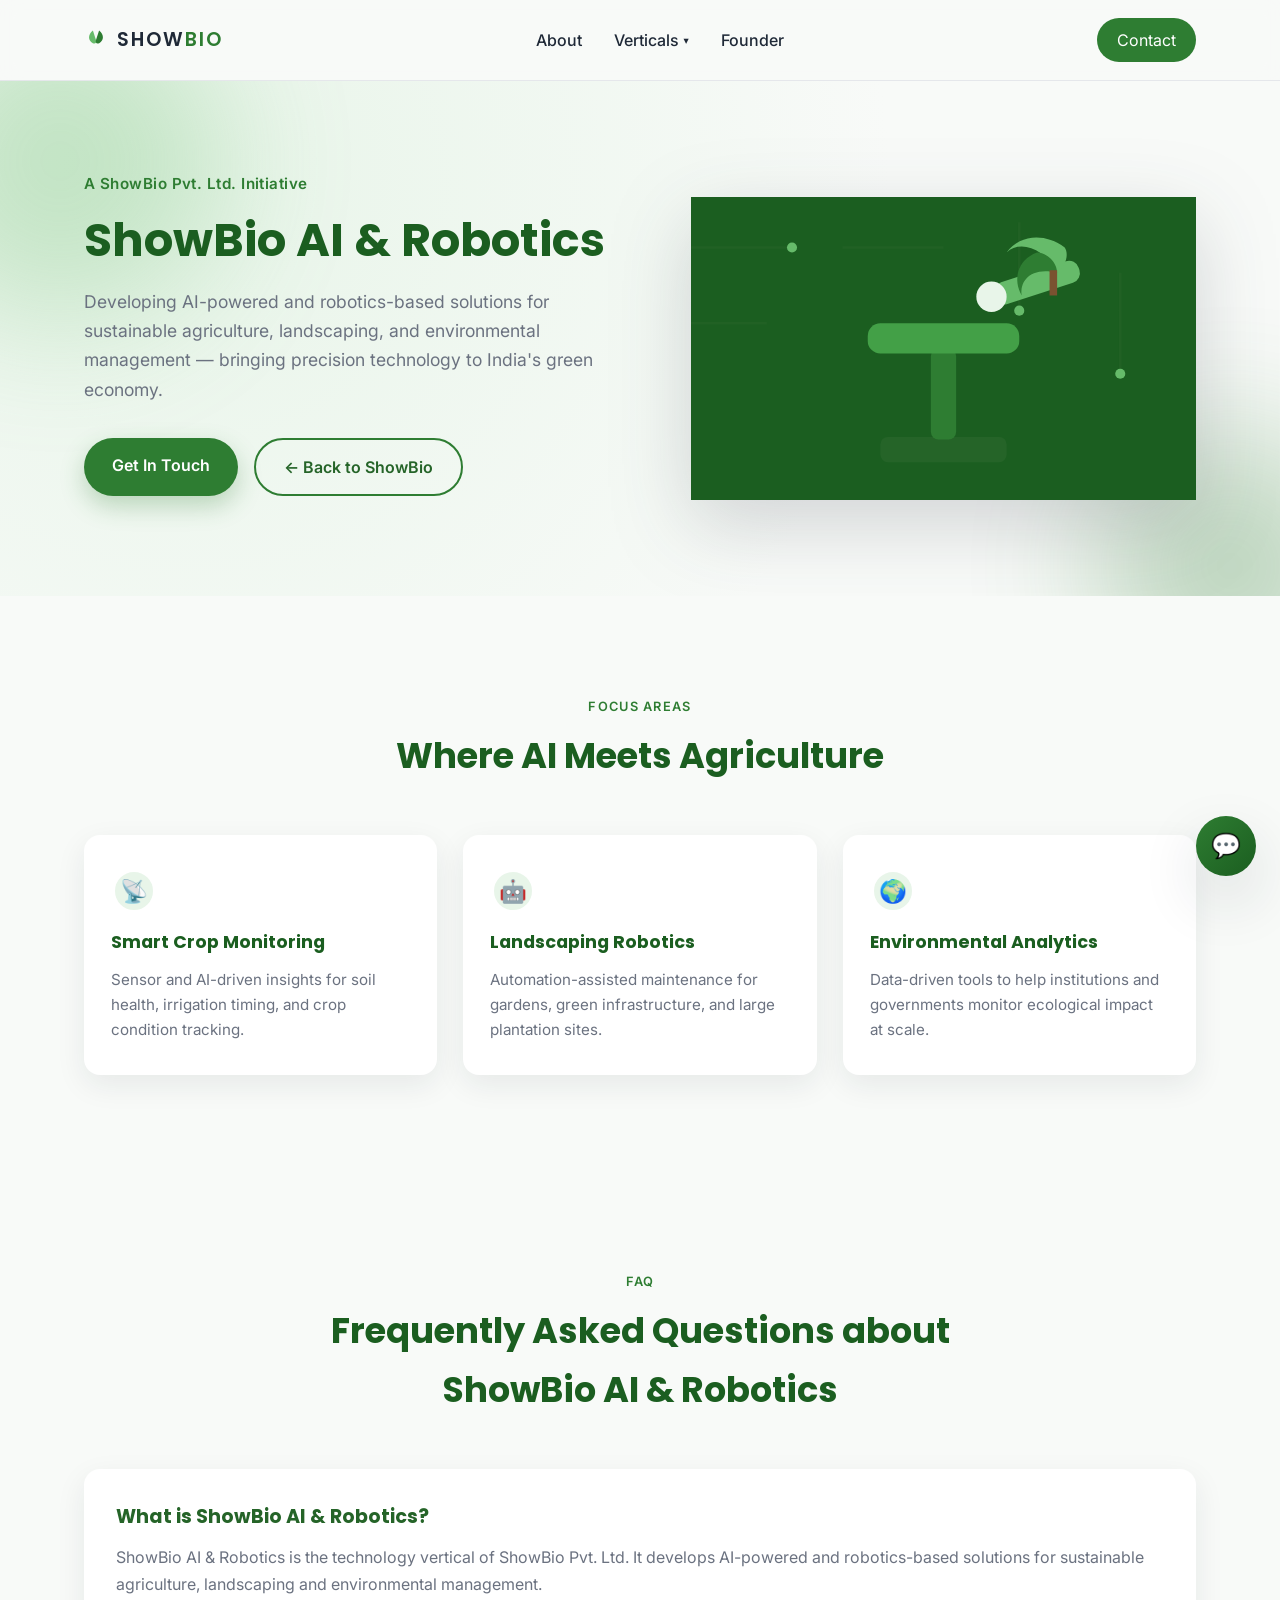
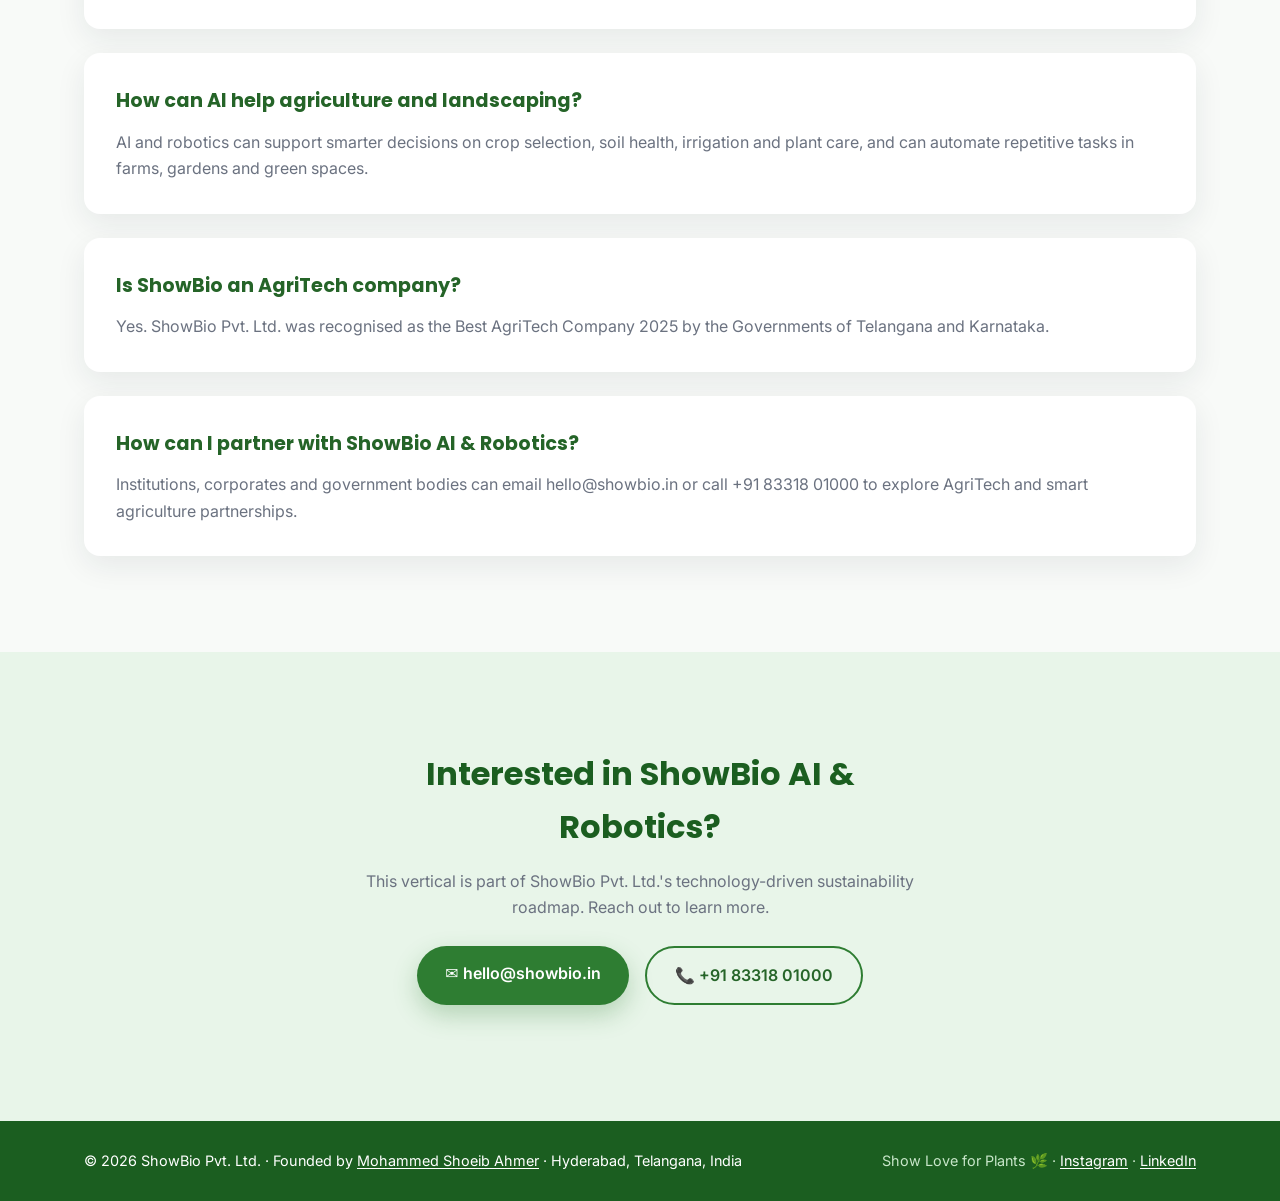
<file: ai-robotics.html>
<!DOCTYPE html>
<html lang="en">
<head>
    <meta charset="UTF-8">
    <meta name="viewport" content="width=device-width, initial-scale=1.0">

    <title>ShowBio AI &amp; Robotics | Smart Agriculture Technology | ShowBio Pvt. Ltd.</title>
    <meta name="description" content="ShowBio AI & Robotics develops AI-powered and robotics-based solutions for sustainable agriculture, landscaping, and environmental management. A ShowBio Pvt. Ltd. initiative.">
    <meta name="robots" content="index, follow">
    <link rel="canonical" href="https://showbio.in/ai-robotics.html">

    <meta property="og:type" content="website">
    <meta property="og:title" content="ShowBio AI & Robotics | Smart Agriculture Technology">
    <meta property="og:description" content="AI-powered and robotics-based solutions for sustainable agriculture, landscaping, and environmental management.">
    <meta property="og:url" content="https://showbio.in/ai-robotics.html">
    <meta property="og:site_name" content="ShowBio Pvt. Ltd.">

    <meta property="og:locale" content="en_IN">
    <meta property="og:image" content="https://showbio.in/og-image.png">
    <meta property="og:image:width" content="1200">
    <meta property="og:image:height" content="630">
    <meta name="twitter:card" content="summary_large_image">
    <meta name="twitter:image" content="https://showbio.in/og-image.png">
    <meta name="theme-color" content="#2e7d32">

    <link rel="icon" type="image/png" sizes="48x48" href="/favicon-48.png">
    <link rel="icon" type="image/png" sizes="192x192" href="/favicon-192.png">
    <link rel="apple-touch-icon" href="/apple-touch-icon.png">

    <link rel="preconnect" href="https://fonts.googleapis.com">
    <link rel="preconnect" href="https://fonts.gstatic.com" crossorigin>
    <link href="https://fonts.googleapis.com/css2?family=Poppins:wght@600;700;800&family=Inter:wght@400;500;600&display=swap" rel="stylesheet">

    <link rel="stylesheet" href="style.css">
<script type="application/ld+json">
    {
        "@context": "https://schema.org",
        "@graph": [
            {
                "@type": "Service",
                "@id": "https://showbio.in/ai-robotics.html#service",
                "name": "ShowBio AI & Robotics",
                "serviceType": "AI and robotics for sustainable agriculture",
                "description": "AI-powered and robotics-based solutions for sustainable agriculture, landscaping and environmental management by ShowBio Pvt. Ltd.",
                "url": "https://showbio.in/ai-robotics.html",
                "areaServed": { "@type": "Country", "name": "India" },
                "provider": {
                    "@type": "Organization",
                    "@id": "https://showbio.in/#organization",
                    "name": "ShowBio Pvt. Ltd.",
                    "url": "https://showbio.in/",
                    "founder": { "@type": "Person", "@id": "https://showbio.in/mohammed-shoeib-ahmer.html#person", "name": "Mohammed Shoeib Ahmer" }
                }
            },
            {
                "@type": "BreadcrumbList",
                "itemListElement": [
                    { "@type": "ListItem", "position": 1, "name": "ShowBio", "item": "https://showbio.in/" },
                    { "@type": "ListItem", "position": 2, "name": "ShowBio AI & Robotics", "item": "https://showbio.in/ai-robotics.html" }
                ]
            }
            ,{
                "@type": "FAQPage",
                "mainEntity": [
                    { "@type": "Question", "name": "What is ShowBio AI \u0026 Robotics?", "acceptedAnswer": { "@type": "Answer", "text": "ShowBio AI \u0026 Robotics is the technology vertical of ShowBio Pvt. Ltd. It develops AI-powered and robotics-based solutions for sustainable agriculture, landscaping and environmental management." } },
                    { "@type": "Question", "name": "How can AI help agriculture and landscaping?", "acceptedAnswer": { "@type": "Answer", "text": "AI and robotics can support smarter decisions on crop selection, soil health, irrigation and plant care, and can automate repetitive tasks in farms, gardens and green spaces." } },
                    { "@type": "Question", "name": "Is ShowBio an AgriTech company?", "acceptedAnswer": { "@type": "Answer", "text": "Yes. ShowBio Pvt. Ltd. was recognised as the Best AgriTech Company 2025 by the Governments of Telangana and Karnataka." } },
                    { "@type": "Question", "name": "How can I partner with ShowBio AI \u0026 Robotics?", "acceptedAnswer": { "@type": "Answer", "text": "Institutions, corporates and government bodies can email hello@showbio.in or call +91 83318 01000 to explore AgriTech and smart agriculture partnerships." } }
                ]
            }
        ]
    }
    </script>
</head>
<body>

    <a href="#main" class="skip-link">Skip to content</a>

    <header class="site-header">
        <nav class="navbar container">
            <a href="/" class="logo-mark" aria-label="ShowBio home">
                <svg class="leaf-icon" viewBox="0 0 24 24" aria-hidden="true">
                    <path d="M12 2 C6 4 4 10 8 14 C10 16 12 15 12 12 C12 9 12 5 12 2Z" fill="#66bb6a" transform="rotate(-18 12 12)"/>
                    <path d="M12 2 C18 4 20 10 16 14 C14 16 12 15 12 12 C12 9 12 5 12 2Z" fill="#2e7d32" transform="rotate(18 12 12)"/>
                </svg>
                <span class="logo-word">SHOW<span class="logo-accent">BIO</span></span>
            </a>
            <ul class="nav-links" id="navLinks">
                <li><a href="/#about">About</a></li>
                <li class="has-dropdown">
                    <button class="dropdown-toggle" aria-haspopup="true" aria-expanded="false">Verticals <span class="chevron" aria-hidden="true">&#9662;</span></button>
                    <ul class="dropdown-menu">
                        <li><a href="showbageecha.html">🌿 ShowBageecha</a></li>
                        <li><a href="plantomart.html">🪴 Plantomart</a></li>
                        <li><a href="ai-robotics.html">🤖 AI &amp; Robotics</a></li>
                        <li><a href="showplants.html">💚 ShowPlants</a></li>
                    </ul>
                </li>
                <li><a href="mohammed-shoeib-ahmer.html">Founder</a></li>
                <li class="nav-contact-mobile"><a href="/#contact" class="btn-nav">Contact</a></li>
            </ul>
            <div class="nav-right">
                <a href="/#contact" class="btn-nav desktop-cta">Contact</a>
                <button class="nav-toggle" id="navToggle" aria-label="Toggle navigation" aria-expanded="false">
                    <span></span><span></span><span></span>
                </button>
            </div>
        </nav>
    </header>

    <main id="main">
        <section class="hero" style="padding: 90px 0 70px;">
            <div class="hero-blob blob-1" aria-hidden="true"></div>
            <div class="hero-blob blob-2" aria-hidden="true"></div>
            <div class="container hero-grid">
                <div class="hero-content reveal">
                    <p class="eyebrow">A ShowBio Pvt. Ltd. Initiative</p>
                    <h1>ShowBio AI &amp; Robotics</h1>
                    <p class="hero-sub">
                        Developing AI-powered and robotics-based solutions for sustainable agriculture,
                        landscaping, and environmental management &mdash; bringing precision technology to
                        India's green economy.
                    </p>
                    <div class="hero-cta">
                        <a href="/#contact" class="btn btn-primary">Get In Touch</a>
                        <a href="/" class="btn btn-outline">&larr; Back to ShowBio</a>
                    </div>
                </div>
                <div class="hero-media reveal">
                    <img src="img-robotics.svg" alt="Illustration of a robotic arm tending a seedling" width="400" height="240">
                </div>
            </div>
        </section>

        <section class="section about">
            <div class="container">
                <div class="section-heading reveal">
                    <span class="tag">Focus Areas</span>
                    <h2>Where AI Meets Agriculture</h2>
                </div>
                <div class="card-grid">
                    <article class="feature-card reveal">
                        <div class="icon-badge">📡</div>
                        <h3>Smart Crop Monitoring</h3>
                        <p>Sensor and AI-driven insights for soil health, irrigation timing, and crop condition tracking.</p>
                    </article>
                    <article class="feature-card reveal">
                        <div class="icon-badge">🤖</div>
                        <h3>Landscaping Robotics</h3>
                        <p>Automation-assisted maintenance for gardens, green infrastructure, and large plantation sites.</p>
                    </article>
                    <article class="feature-card reveal">
                        <div class="icon-badge">🌍</div>
                        <h3>Environmental Analytics</h3>
                        <p>Data-driven tools to help institutions and governments monitor ecological impact at scale.</p>
                    </article>
                </div>
            </div>
        </section>

        <section id="faq" class="section about">
            <div class="container">
                <div class="section-heading reveal">
                    <span class="tag">FAQ</span>
                    <h2>Frequently Asked Questions about ShowBio AI &amp; Robotics</h2>
                </div>
                <div class="about-grid">
                    <article class="about-card reveal">
                        <h3>What is ShowBio AI &amp; Robotics?</h3>
                        <p>ShowBio AI &amp; Robotics is the technology vertical of ShowBio Pvt. Ltd. It develops AI-powered and robotics-based solutions for sustainable agriculture, landscaping and environmental management.</p>
                    </article>
                    <article class="about-card reveal">
                        <h3>How can AI help agriculture and landscaping?</h3>
                        <p>AI and robotics can support smarter decisions on crop selection, soil health, irrigation and plant care, and can automate repetitive tasks in farms, gardens and green spaces.</p>
                    </article>
                    <article class="about-card reveal">
                        <h3>Is ShowBio an AgriTech company?</h3>
                        <p>Yes. ShowBio Pvt. Ltd. was recognised as the Best AgriTech Company 2025 by the Governments of Telangana and Karnataka.</p>
                    </article>
                    <article class="about-card reveal">
                        <h3>How can I partner with ShowBio AI &amp; Robotics?</h3>
                        <p>Institutions, corporates and government bodies can email hello@showbio.in or call +91 83318 01000 to explore AgriTech and smart agriculture partnerships.</p>
                    </article>
                </div>
            </div>
        </section>
        <section class="section contact">
            <div class="container contact-inner reveal">
                <h2>Interested in ShowBio AI &amp; Robotics?</h2>
                <p>This vertical is part of ShowBio Pvt. Ltd.'s technology-driven sustainability roadmap. Reach out to learn more.</p>
                <div class="contact-actions">
                    <a href="mailto:hello@showbio.in" class="btn btn-primary">✉ hello@showbio.in</a>
                    <a href="tel:+918331801000" class="btn btn-outline">📞 +91 83318 01000</a>
                </div>
            </div>
        </section>
    </main>

    <footer class="site-footer">
        <div class="container footer-inner">
            <p>&copy; 2026 ShowBio Pvt. Ltd. &middot; Founded by <a href="mohammed-shoeib-ahmer.html">Mohammed Shoeib Ahmer</a> &middot; Hyderabad, Telangana, India</p>
            <p class="footer-tag">Show Love for Plants 🌿 &middot; <a href="https://www.instagram.com/showbio.official/" target="_blank" rel="noopener">Instagram</a> &middot; <a href="https://www.linkedin.com/company/showbio-pvt-ltd/" target="_blank" rel="noopener">LinkedIn</a></p>
        </div>
    </footer>

    <div class="chatbot" id="chatbot">
        <button class="chatbot-toggle" id="chatbotToggle" aria-label="Open ShowBio Assistant chat" aria-expanded="false">💬</button>
        <div class="chatbot-panel" id="chatbotPanel" role="dialog" aria-label="ShowBio Assistant chat" hidden>
            <div class="chatbot-header">
                <div>
                    <strong>ShowBio Assistant</strong>
                    <span>Usually replies instantly</span>
                </div>
                <button class="chatbot-close" id="chatbotClose" aria-label="Close chat">&times;</button>
            </div>
            <div class="chatbot-messages" id="chatbotMessages">
                <div class="chatbot-msg bot">👋 Hi! I'm the ShowBio Assistant. Pick a topic below to get started.</div>
            </div>
            <div class="chatbot-quick-replies" id="chatbotQuickReplies">
                <button data-topic="services">Services</button>
                <button data-topic="mentorship">Mentorship</button>
                <button data-topic="agri">Agri</button>
                <button data-topic="startup">Startup Support</button>
                <button data-topic="appointment">Book an Appointment</button>
                <button data-topic="contact">Contact Us</button>
            </div>
        </div>
    </div>

    <script src="script.js"></script>
</body>
</html>
</file>
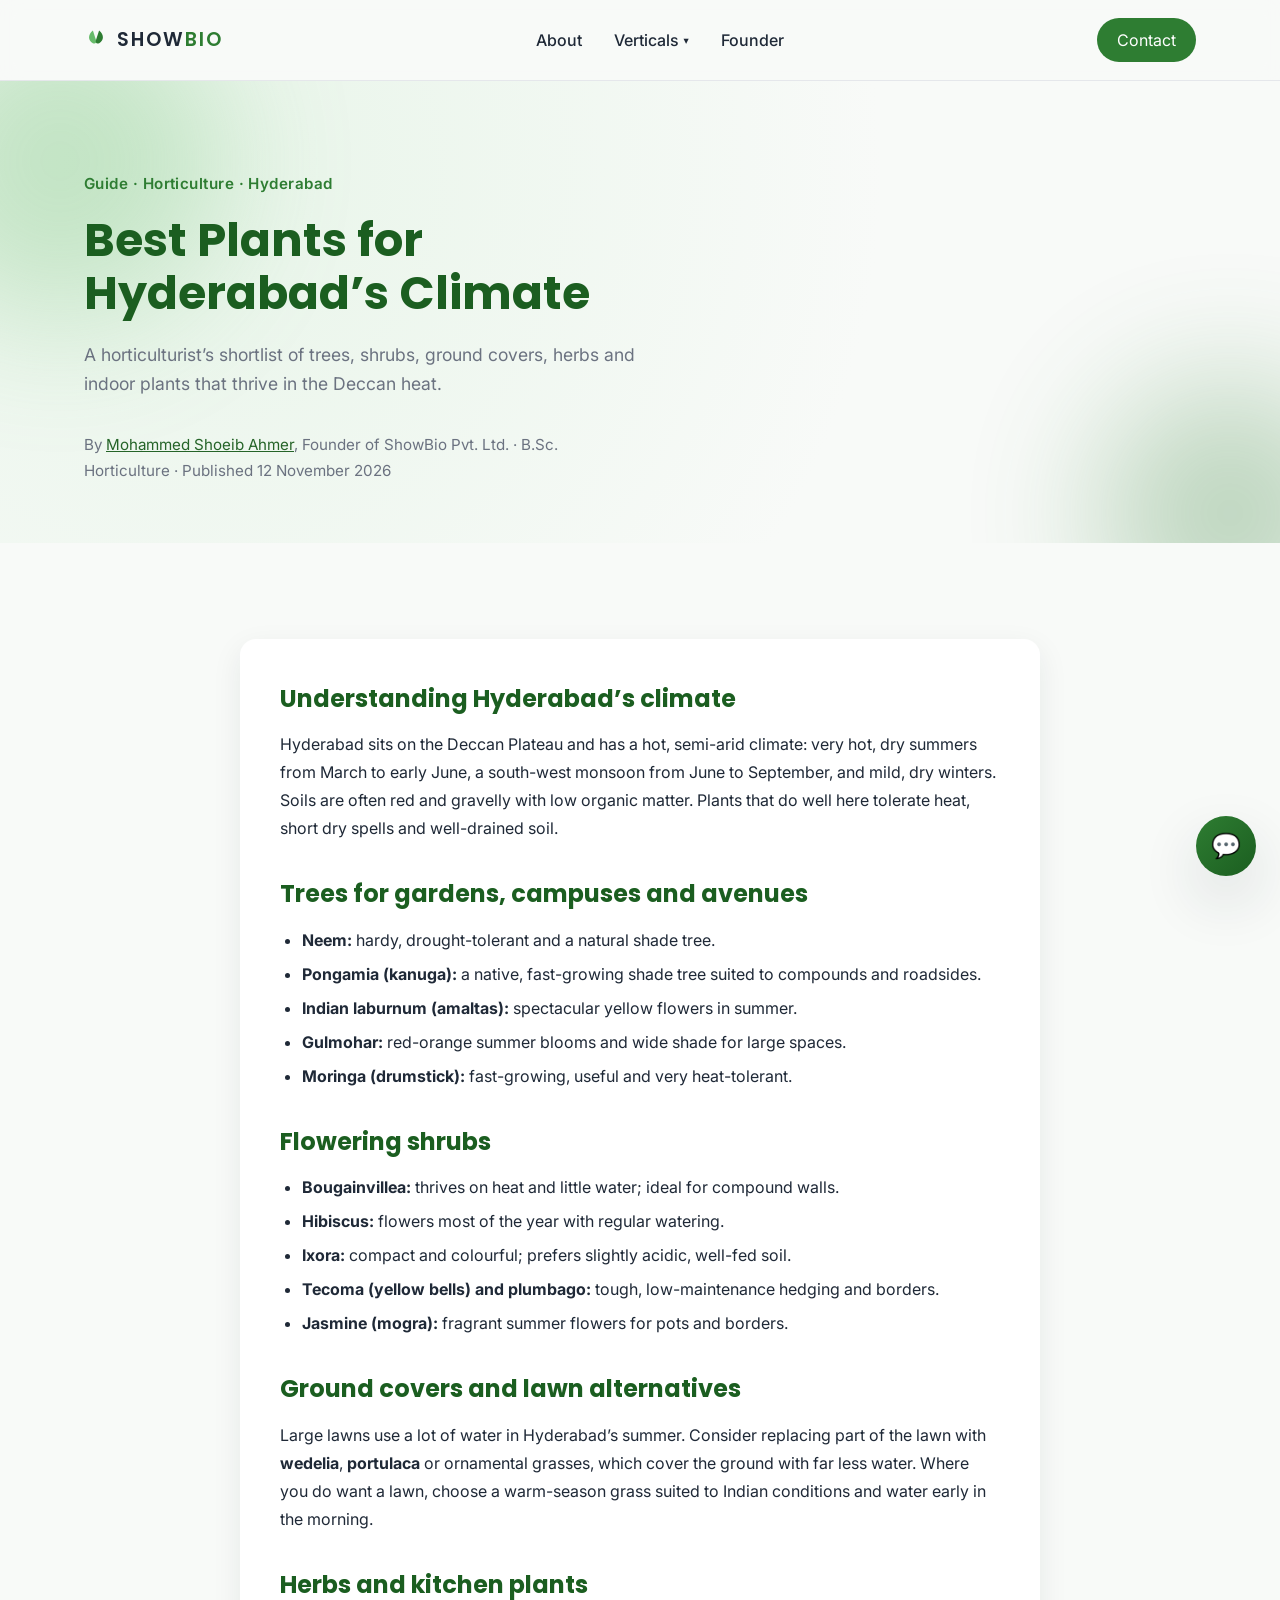
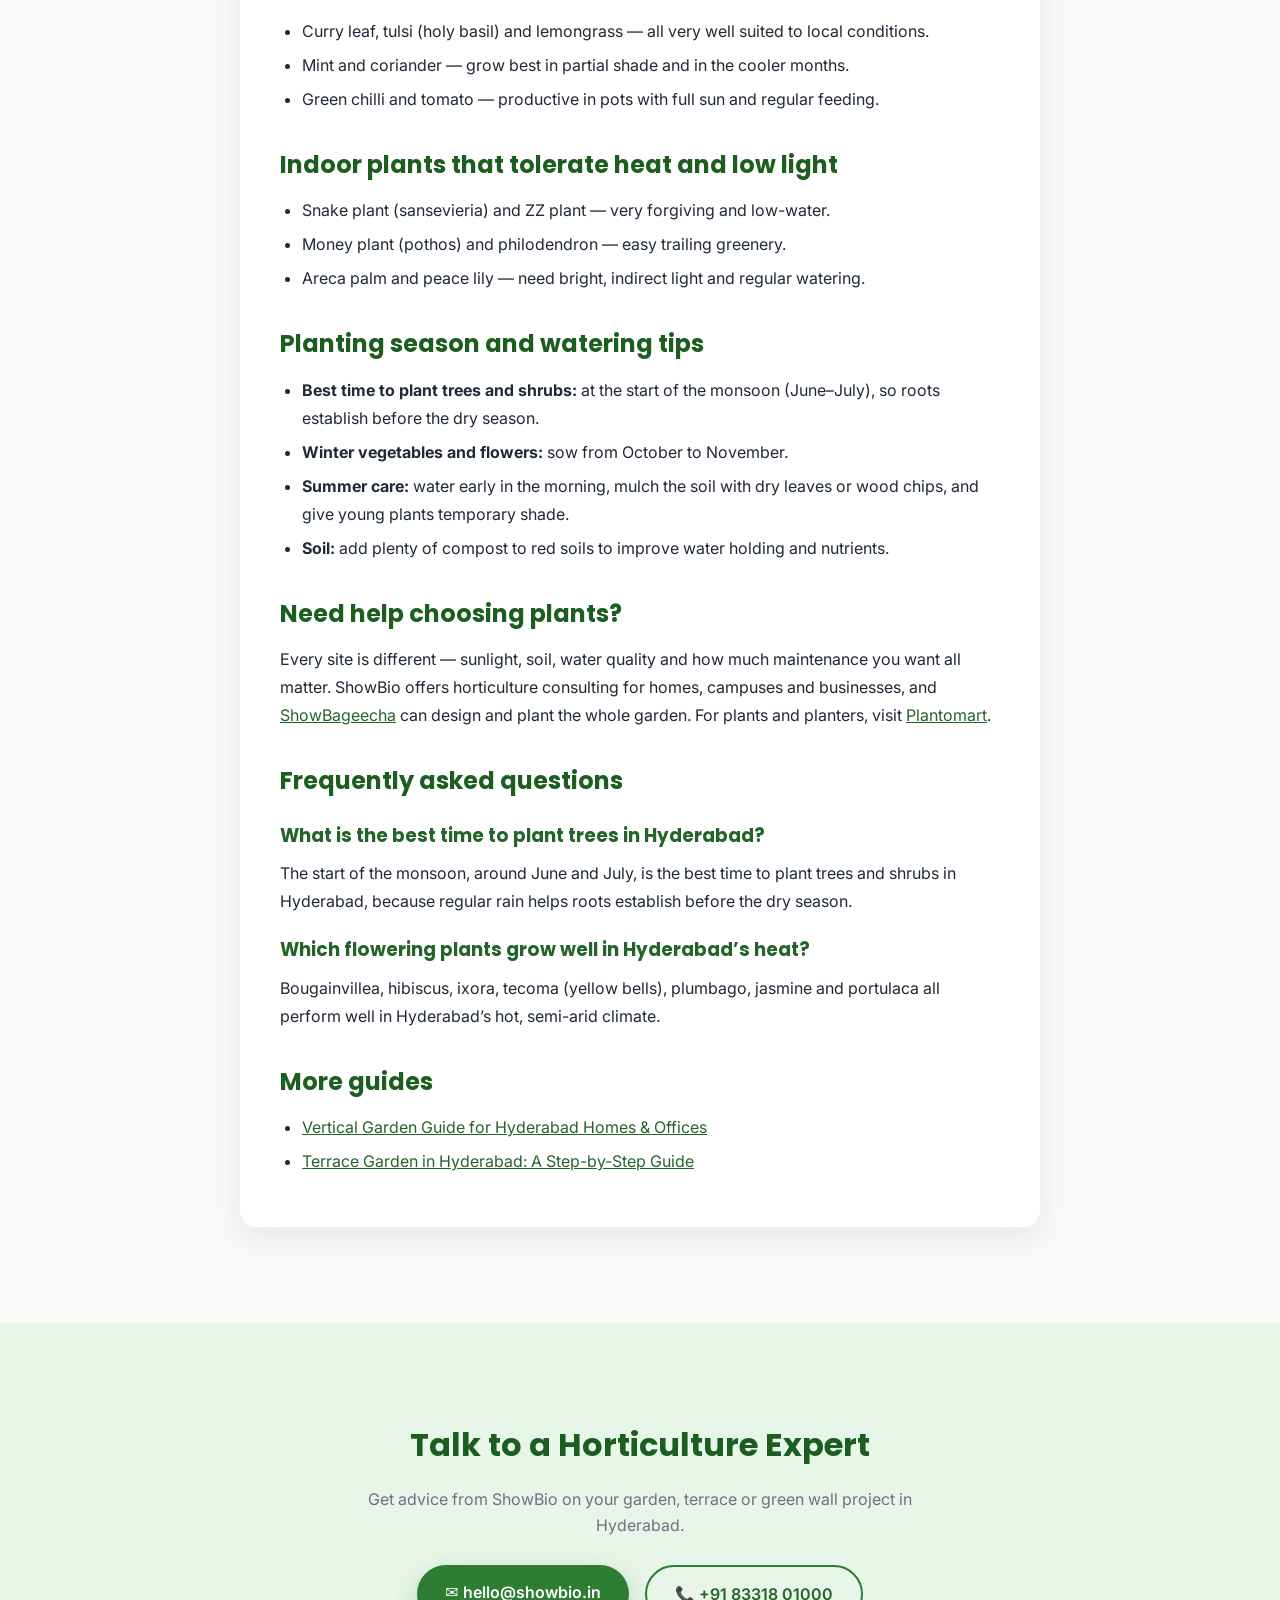
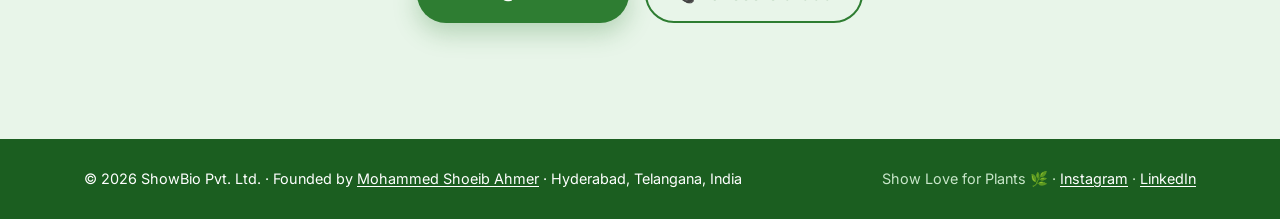
<file: best-plants-for-hyderabad-climate.html>
<!DOCTYPE html>
<html lang="en">
<head>
    <meta charset="UTF-8">
    <meta name="viewport" content="width=device-width, initial-scale=1.0">

    <title>Best Plants for Hyderabad&rsquo;s Climate | Expert Guide | ShowBio</title>
    <meta name="description" content="The best trees, flowering shrubs, ground covers, herbs and indoor plants for Hyderabad&#39;s hot, semi-arid climate, with watering and planting-season tips from horticulturist Mohammed Shoeib Ahmer.">
    <meta name="author" content="Mohammed Shoeib Ahmer">
    <meta name="robots" content="index, follow, max-image-preview:large">
    <link rel="canonical" href="https://showbio.in/best-plants-for-hyderabad-climate.html">

    <meta property="og:type" content="article">
    <meta property="og:locale" content="en_IN">
    <meta property="og:title" content="Best Plants for Hyderabad&rsquo;s Climate">
    <meta property="og:description" content="The best trees, flowering shrubs, ground covers, herbs and indoor plants for Hyderabad&#39;s hot, semi-arid climate, with watering and planting-season tips from horticulturist Mohammed Shoeib Ahmer.">
    <meta property="og:url" content="https://showbio.in/best-plants-for-hyderabad-climate.html">
    <meta property="og:site_name" content="ShowBio Pvt. Ltd.">
    <meta property="og:image" content="https://showbio.in/og-image.png">
    <meta property="og:image:width" content="1200">
    <meta property="og:image:height" content="630">
    <meta property="article:published_time" content="2026-11-12">
    <meta property="article:author" content="https://showbio.in/mohammed-shoeib-ahmer.html">
    <meta name="twitter:card" content="summary_large_image">
    <meta name="twitter:image" content="https://showbio.in/og-image.png">
    <meta name="theme-color" content="#2e7d32">

    <link rel="icon" type="image/png" sizes="48x48" href="/favicon-48.png">
    <link rel="icon" type="image/png" sizes="192x192" href="/favicon-192.png">
    <link rel="apple-touch-icon" href="/apple-touch-icon.png">

    <link rel="preconnect" href="https://fonts.googleapis.com">
    <link rel="preconnect" href="https://fonts.gstatic.com" crossorigin>
    <link href="https://fonts.googleapis.com/css2?family=Poppins:wght@600;700;800&family=Inter:wght@400;500;600&display=swap" rel="stylesheet">

    <link rel="stylesheet" href="style.css">
    <style>
        .guide-body { max-width: 800px; margin: 0 auto; background: var(--white); padding: 40px; border-radius: var(--radius); box-shadow: var(--shadow); }
        .guide-body h2 { color: var(--green-900); font-size: 1.5rem; margin: 32px 0 12px; }
        .guide-body h2:first-child { margin-top: 0; }
        .guide-body h3 { color: var(--green-700); font-size: 1.15rem; margin: 20px 0 8px; }
        .guide-body p, .guide-body li { color: var(--ink); line-height: 1.75; }
        .guide-body p { margin-bottom: 12px; }
        .guide-body ul { padding-left: 22px; margin-bottom: 12px; list-style: disc; }
        .guide-body li { margin-bottom: 6px; }
        .guide-body a { color: var(--green-700); text-decoration: underline; }
        .guide-meta { color: var(--muted); font-size: 0.95rem; margin-top: 12px; }
        .guide-meta a { color: var(--green-700); text-decoration: underline; }
        @media (max-width: 640px) { .guide-body { padding: 24px; } }
    </style>

    <script type="application/ld+json">
    {
        "@context": "https://schema.org",
        "@graph": [
            {
                "@type": "Article",
                "@id": "https://showbio.in/best-plants-for-hyderabad-climate.html#article",
                "headline": "Best Plants for Hyderabad\u0027s Climate: Trees, Shrubs \u0026 Indoor Plants",
                "description": "The best trees, flowering shrubs, ground covers, herbs and indoor plants for Hyderabad\u0027s hot, semi-arid climate, with watering and planting-season tips from horticulturist Mohammed Shoeib Ahmer.",
                "url": "https://showbio.in/best-plants-for-hyderabad-climate.html",
                "mainEntityOfPage": "https://showbio.in/best-plants-for-hyderabad-climate.html",
                "image": "https://showbio.in/og-image.png",
                "inLanguage": "en-IN",
                "datePublished": "2026-11-12",
                "dateModified": "2026-11-12",
                "author": {
                    "@type": "Person",
                    "@id": "https://showbio.in/mohammed-shoeib-ahmer.html#person",
                    "name": "Mohammed Shoeib Ahmer",
                    "url": "https://showbio.in/mohammed-shoeib-ahmer.html",
                    "jobTitle": "Founder & Professional Agriculture, Horticulture and Sustainability Consultant"
                },
                "publisher": {
                    "@type": "Organization",
                    "@id": "https://showbio.in/#organization",
                    "name": "ShowBio Pvt. Ltd.",
                    "url": "https://showbio.in/",
                    "logo": { "@type": "ImageObject", "url": "https://showbio.in/favicon-192.png" }
                }
            },
            {
                "@type": "BreadcrumbList",
                "itemListElement": [
                    { "@type": "ListItem", "position": 1, "name": "ShowBio", "item": "https://showbio.in/" },
                    { "@type": "ListItem", "position": 2, "name": "Guides", "item": "https://showbio.in/#guides" },
                    { "@type": "ListItem", "position": 3, "name": "Best Plants for Hyderabad\u0027s Climate: Trees, Shrubs \u0026 Indoor Plants", "item": "https://showbio.in/best-plants-for-hyderabad-climate.html" }
                ]
            },
            {
                "@type": "FAQPage",
                "mainEntity": [
                    { "@type": "Question", "name": "What is the best time to plant trees in Hyderabad?", "acceptedAnswer": { "@type": "Answer", "text": "The start of the monsoon, around June and July, is the best time to plant trees and shrubs in Hyderabad, because regular rain helps roots establish before the dry season." } },
                    { "@type": "Question", "name": "Which flowering plants grow well in Hyderabad\u0027s heat?", "acceptedAnswer": { "@type": "Answer", "text": "Bougainvillea, hibiscus, ixora, tecoma (yellow bells), plumbago, jasmine and portulaca all perform well in Hyderabad\u0027s hot, semi-arid climate." } }
                ]
            }
        ]
    }
    </script>
</head>
<body>
    <a href="#main" class="skip-link">Skip to content</a>

    <header class="site-header">
        <nav class="navbar container">
            <a href="/" class="logo-mark" aria-label="ShowBio home">
                <svg class="leaf-icon" viewBox="0 0 24 24" aria-hidden="true">
                    <path d="M12 2 C6 4 4 10 8 14 C10 16 12 15 12 12 C12 9 12 5 12 2Z" fill="#66bb6a" transform="rotate(-18 12 12)"/>
                    <path d="M12 2 C18 4 20 10 16 14 C14 16 12 15 12 12 C12 9 12 5 12 2Z" fill="#2e7d32" transform="rotate(18 12 12)"/>
                </svg>
                <span class="logo-word">SHOW<span class="logo-accent">BIO</span></span>
            </a>
            <ul class="nav-links" id="navLinks">
                <li><a href="/#about">About</a></li>
                <li class="has-dropdown">
                    <button class="dropdown-toggle" aria-haspopup="true" aria-expanded="false">Verticals <span class="chevron" aria-hidden="true">&#9662;</span></button>
                    <ul class="dropdown-menu">
                        <li><a href="showbageecha.html">🌿 ShowBageecha</a></li>
                        <li><a href="plantomart.html">🪴 Plantomart</a></li>
                        <li><a href="ai-robotics.html">🤖 AI &amp; Robotics</a></li>
                        <li><a href="showplants.html">💚 ShowPlants</a></li>
                    </ul>
                </li>
                <li><a href="mohammed-shoeib-ahmer.html">Founder</a></li>
                <li class="nav-contact-mobile"><a href="/#contact" class="btn-nav">Contact</a></li>
            </ul>
            <div class="nav-right">
                <a href="/#contact" class="btn-nav desktop-cta">Contact</a>
                <button class="nav-toggle" id="navToggle" aria-label="Toggle navigation" aria-expanded="false">
                    <span></span><span></span><span></span>
                </button>
            </div>
        </nav>
    </header>

    <main id="main">
        <section class="hero" style="padding: 90px 0 60px;">
            <div class="hero-blob blob-1" aria-hidden="true"></div>
            <div class="hero-blob blob-2" aria-hidden="true"></div>
            <div class="container">
                <div class="hero-content reveal">
                    <p class="eyebrow">Guide &middot; Horticulture &middot; Hyderabad</p>
                    <h1>Best Plants for Hyderabad&rsquo;s Climate</h1>
                    <p class="hero-sub">A horticulturist&rsquo;s shortlist of trees, shrubs, ground covers, herbs and indoor plants that thrive in the Deccan heat.</p>
                    <p class="guide-meta">By <a href="mohammed-shoeib-ahmer.html">Mohammed Shoeib Ahmer</a>, Founder of ShowBio Pvt. Ltd. &middot; B.Sc. Horticulture &middot; Published 12 November 2026</p>
                </div>
            </div>
        </section>

        <section class="section about">
            <div class="container">
                <article class="guide-body">
                <h2>Understanding Hyderabad&rsquo;s climate</h2>
                <p>Hyderabad sits on the Deccan Plateau and has a hot, semi-arid climate: very hot, dry summers from March to early June, a south-west monsoon from June to September, and mild, dry winters. Soils are often red and gravelly with low organic matter. Plants that do well here tolerate heat, short dry spells and well-drained soil.</p>

                <h2>Trees for gardens, campuses and avenues</h2>
                <ul>
                    <li><strong>Neem:</strong> hardy, drought-tolerant and a natural shade tree.</li>
                    <li><strong>Pongamia (kanuga):</strong> a native, fast-growing shade tree suited to compounds and roadsides.</li>
                    <li><strong>Indian laburnum (amaltas):</strong> spectacular yellow flowers in summer.</li>
                    <li><strong>Gulmohar:</strong> red-orange summer blooms and wide shade for large spaces.</li>
                    <li><strong>Moringa (drumstick):</strong> fast-growing, useful and very heat-tolerant.</li>
                </ul>

                <h2>Flowering shrubs</h2>
                <ul>
                    <li><strong>Bougainvillea:</strong> thrives on heat and little water; ideal for compound walls.</li>
                    <li><strong>Hibiscus:</strong> flowers most of the year with regular watering.</li>
                    <li><strong>Ixora:</strong> compact and colourful; prefers slightly acidic, well-fed soil.</li>
                    <li><strong>Tecoma (yellow bells) and plumbago:</strong> tough, low-maintenance hedging and borders.</li>
                    <li><strong>Jasmine (mogra):</strong> fragrant summer flowers for pots and borders.</li>
                </ul>

                <h2>Ground covers and lawn alternatives</h2>
                <p>Large lawns use a lot of water in Hyderabad&rsquo;s summer. Consider replacing part of the lawn with <strong>wedelia</strong>, <strong>portulaca</strong> or ornamental grasses, which cover the ground with far less water. Where you do want a lawn, choose a warm-season grass suited to Indian conditions and water early in the morning.</p>

                <h2>Herbs and kitchen plants</h2>
                <ul>
                    <li>Curry leaf, tulsi (holy basil) and lemongrass &mdash; all very well suited to local conditions.</li>
                    <li>Mint and coriander &mdash; grow best in partial shade and in the cooler months.</li>
                    <li>Green chilli and tomato &mdash; productive in pots with full sun and regular feeding.</li>
                </ul>

                <h2>Indoor plants that tolerate heat and low light</h2>
                <ul>
                    <li>Snake plant (sansevieria) and ZZ plant &mdash; very forgiving and low-water.</li>
                    <li>Money plant (pothos) and philodendron &mdash; easy trailing greenery.</li>
                    <li>Areca palm and peace lily &mdash; need bright, indirect light and regular watering.</li>
                </ul>

                <h2>Planting season and watering tips</h2>
                <ul>
                    <li><strong>Best time to plant trees and shrubs:</strong> at the start of the monsoon (June&ndash;July), so roots establish before the dry season.</li>
                    <li><strong>Winter vegetables and flowers:</strong> sow from October to November.</li>
                    <li><strong>Summer care:</strong> water early in the morning, mulch the soil with dry leaves or wood chips, and give young plants temporary shade.</li>
                    <li><strong>Soil:</strong> add plenty of compost to red soils to improve water holding and nutrients.</li>
                </ul>

                <h2>Need help choosing plants?</h2>
                <p>Every site is different &mdash; sunlight, soil, water quality and how much maintenance you want all matter. ShowBio offers horticulture consulting for homes, campuses and businesses, and <a href="showbageecha.html">ShowBageecha</a> can design and plant the whole garden. For plants and planters, visit <a href="plantomart.html">Plantomart</a>.</p>

                <h2>Frequently asked questions</h2>
                <h3>What is the best time to plant trees in Hyderabad?</h3>
                <p>The start of the monsoon, around June and July, is the best time to plant trees and shrubs in Hyderabad, because regular rain helps roots establish before the dry season.</p>
                <h3>Which flowering plants grow well in Hyderabad&rsquo;s heat?</h3>
                <p>Bougainvillea, hibiscus, ixora, tecoma (yellow bells), plumbago, jasmine and portulaca all perform well in Hyderabad&rsquo;s hot, semi-arid climate.</p>

                <h2>More guides</h2>
                <ul>
                    <li><a href="vertical-garden-guide-hyderabad.html">Vertical Garden Guide for Hyderabad Homes &amp; Offices</a></li>
                    <li><a href="terrace-garden-guide-hyderabad.html">Terrace Garden in Hyderabad: A Step-by-Step Guide</a></li>
                </ul>
                </article>
            </div>
        </section>

        <section class="section contact">
            <div class="container contact-inner reveal">
                <h2>Talk to a Horticulture Expert</h2>
                <p>Get advice from ShowBio on your garden, terrace or green wall project in Hyderabad.</p>
                <div class="contact-actions">
                    <a href="mailto:hello@showbio.in" class="btn btn-primary">✉ hello@showbio.in</a>
                    <a href="tel:+918331801000" class="btn btn-outline">📞 +91 83318 01000</a>
                </div>
            </div>
        </section>
    </main>

    <footer class="site-footer">
        <div class="container footer-inner">
            <p>&copy; 2026 ShowBio Pvt. Ltd. &middot; Founded by <a href="mohammed-shoeib-ahmer.html">Mohammed Shoeib Ahmer</a> &middot; Hyderabad, Telangana, India</p>
            <p class="footer-tag">Show Love for Plants 🌿 &middot; <a href="https://www.instagram.com/showbio.official/" target="_blank" rel="noopener">Instagram</a> &middot; <a href="https://www.linkedin.com/company/showbio-pvt-ltd/" target="_blank" rel="noopener">LinkedIn</a></p>
        </div>
    </footer>

    <div class="chatbot" id="chatbot">
        <button class="chatbot-toggle" id="chatbotToggle" aria-label="Open ShowBio Assistant chat" aria-expanded="false">💬</button>
        <div class="chatbot-panel" id="chatbotPanel" role="dialog" aria-label="ShowBio Assistant chat" hidden>
            <div class="chatbot-header">
                <div>
                    <strong>ShowBio Assistant</strong>
                    <span>Usually replies instantly</span>
                </div>
                <button class="chatbot-close" id="chatbotClose" aria-label="Close chat">&times;</button>
            </div>
            <div class="chatbot-messages" id="chatbotMessages">
                <div class="chatbot-msg bot">👋 Hi! I'm the ShowBio Assistant. Pick a topic below to get started.</div>
            </div>
            <div class="chatbot-quick-replies" id="chatbotQuickReplies">
                <button data-topic="services">Services</button>
                <button data-topic="mentorship">Mentorship</button>
                <button data-topic="agri">Agri</button>
                <button data-topic="startup">Startup Support</button>
                <button data-topic="appointment">Book an Appointment</button>
                <button data-topic="contact">Contact Us</button>
            </div>
        </div>
    </div>

    <script src="script.js"></script>
</body>
</html>
</file>
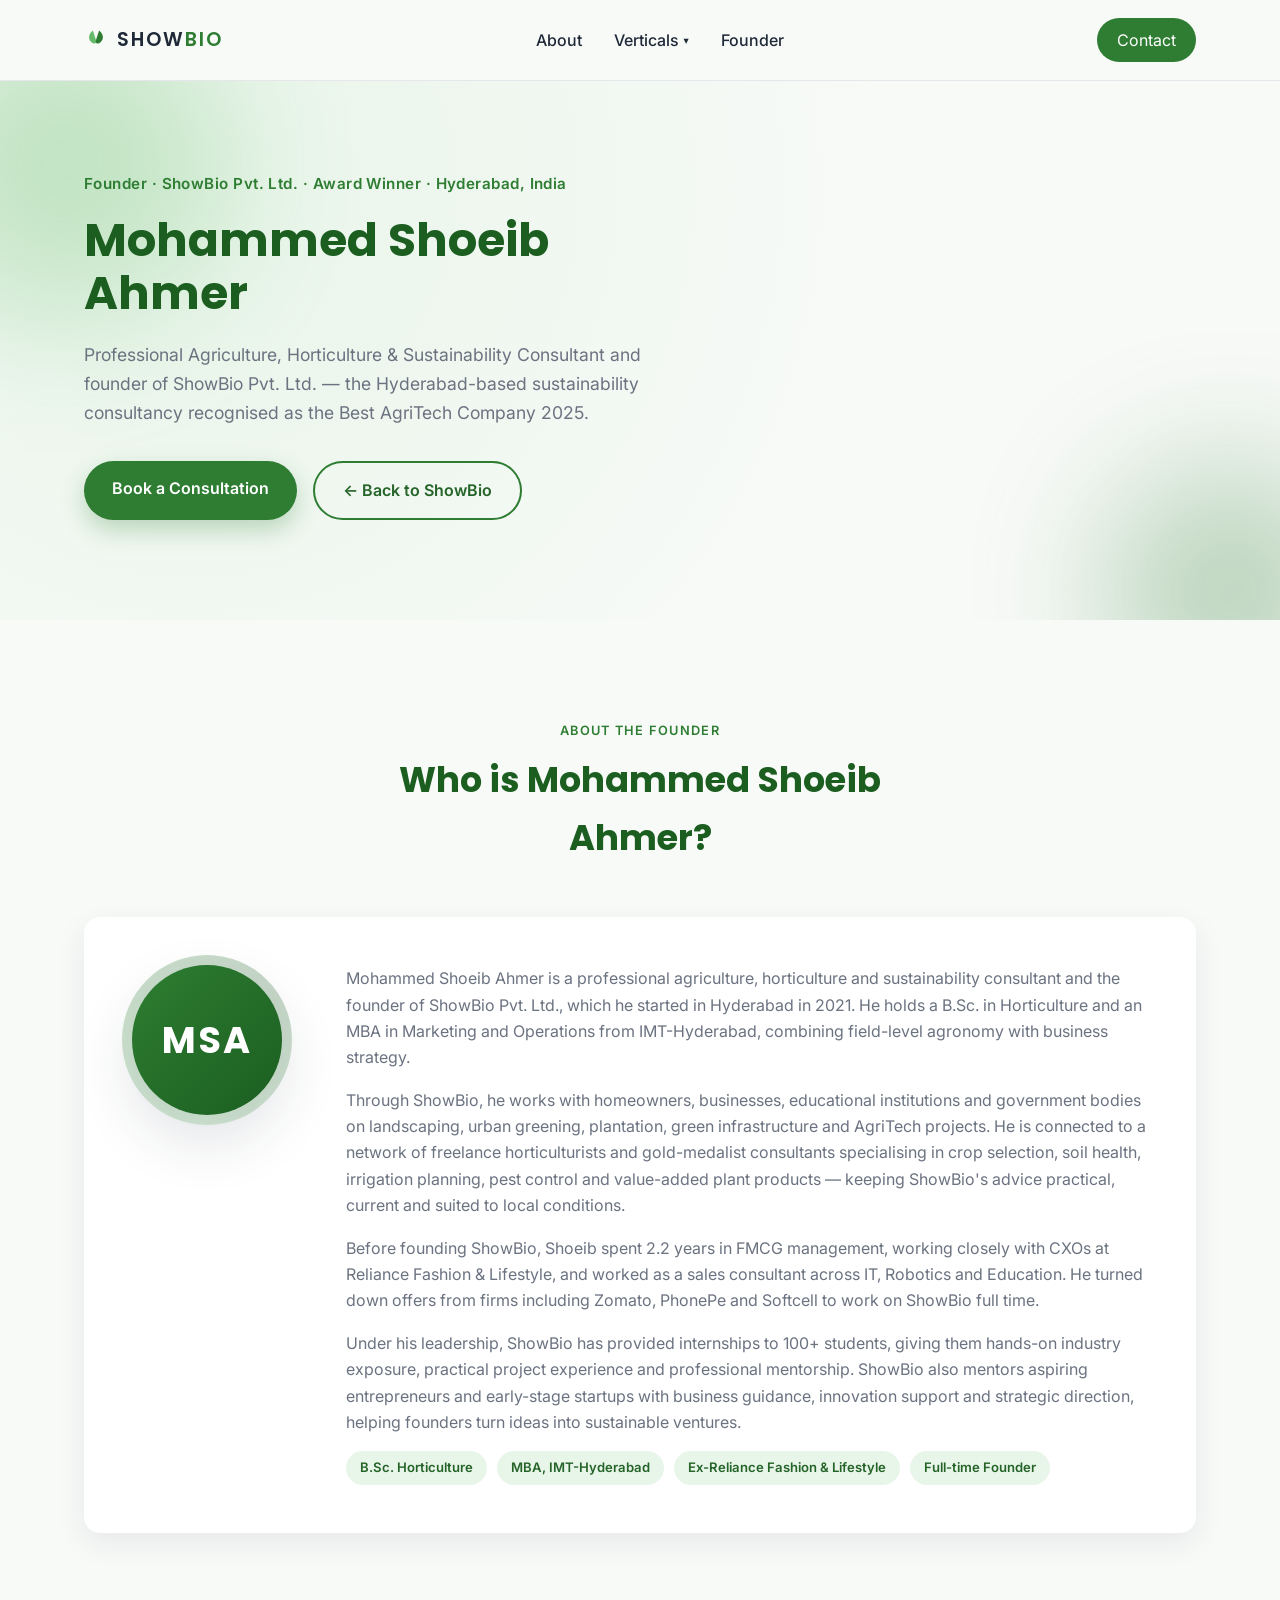
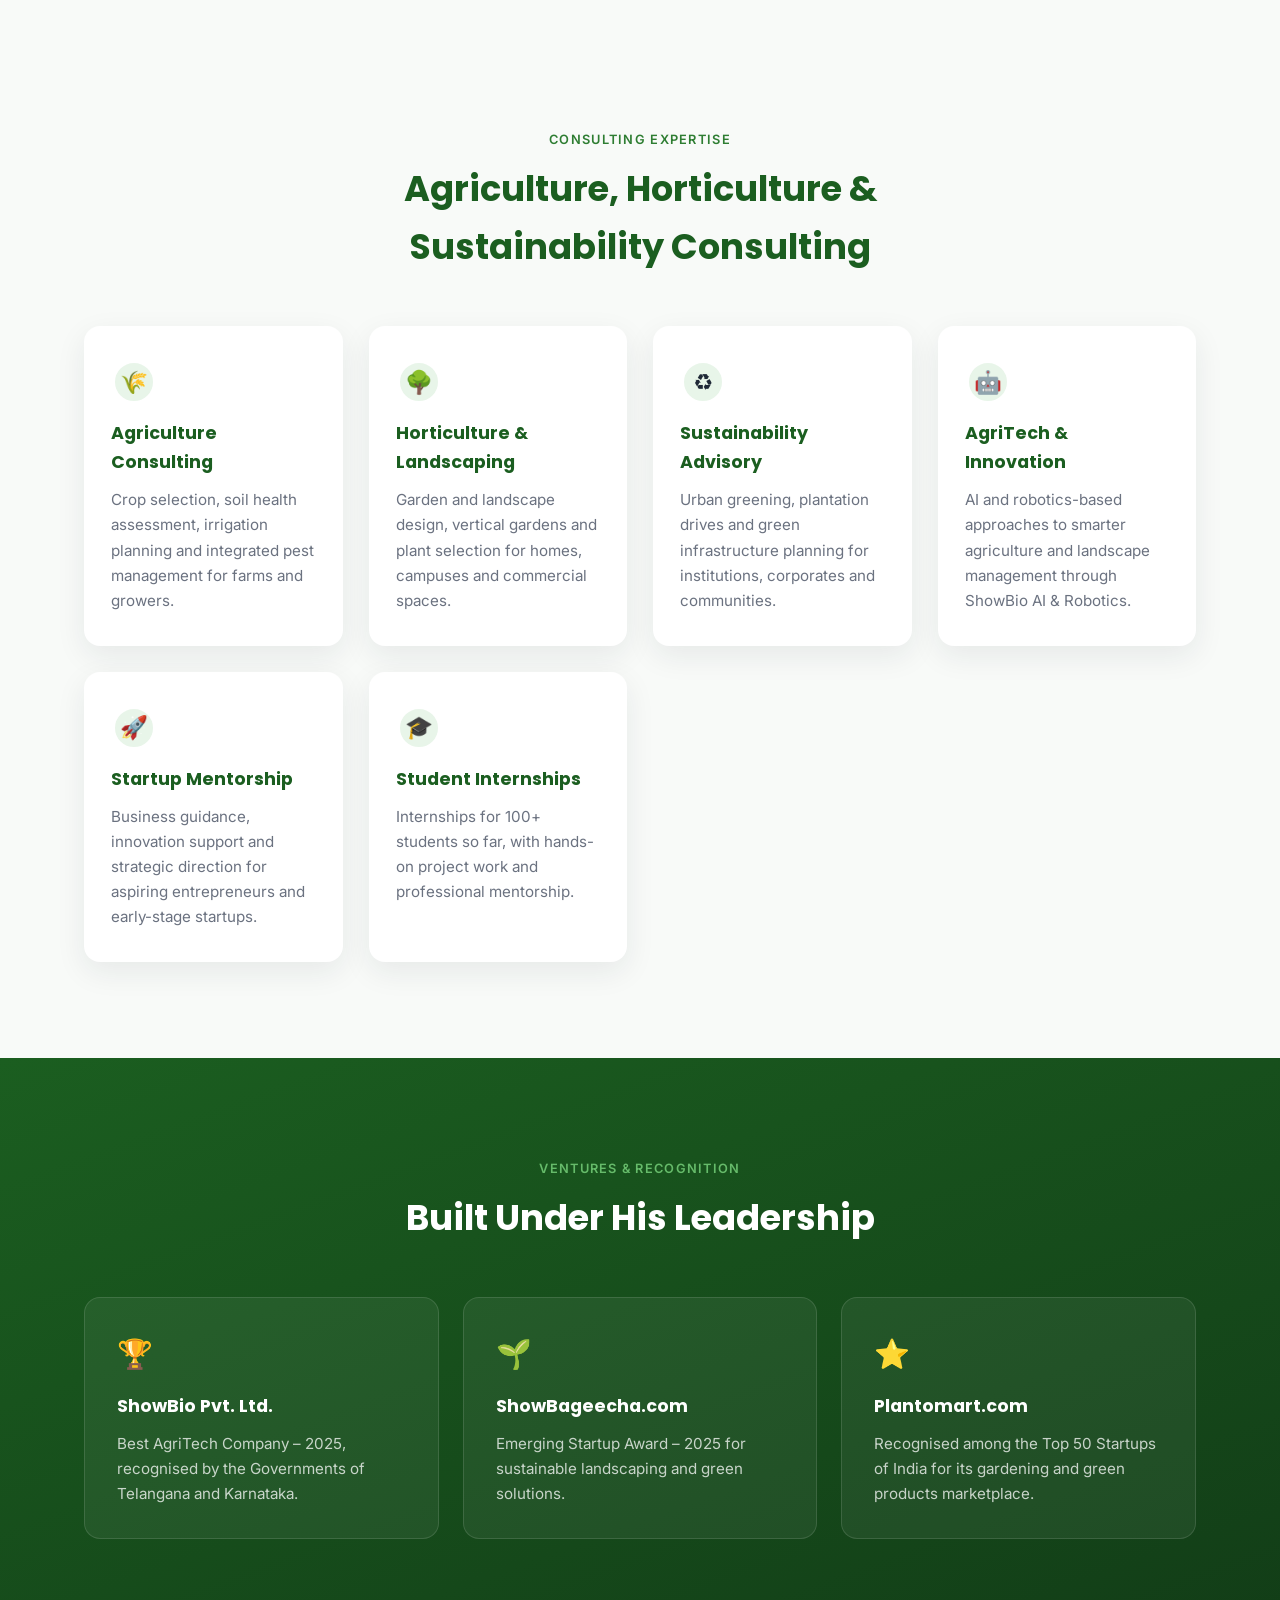
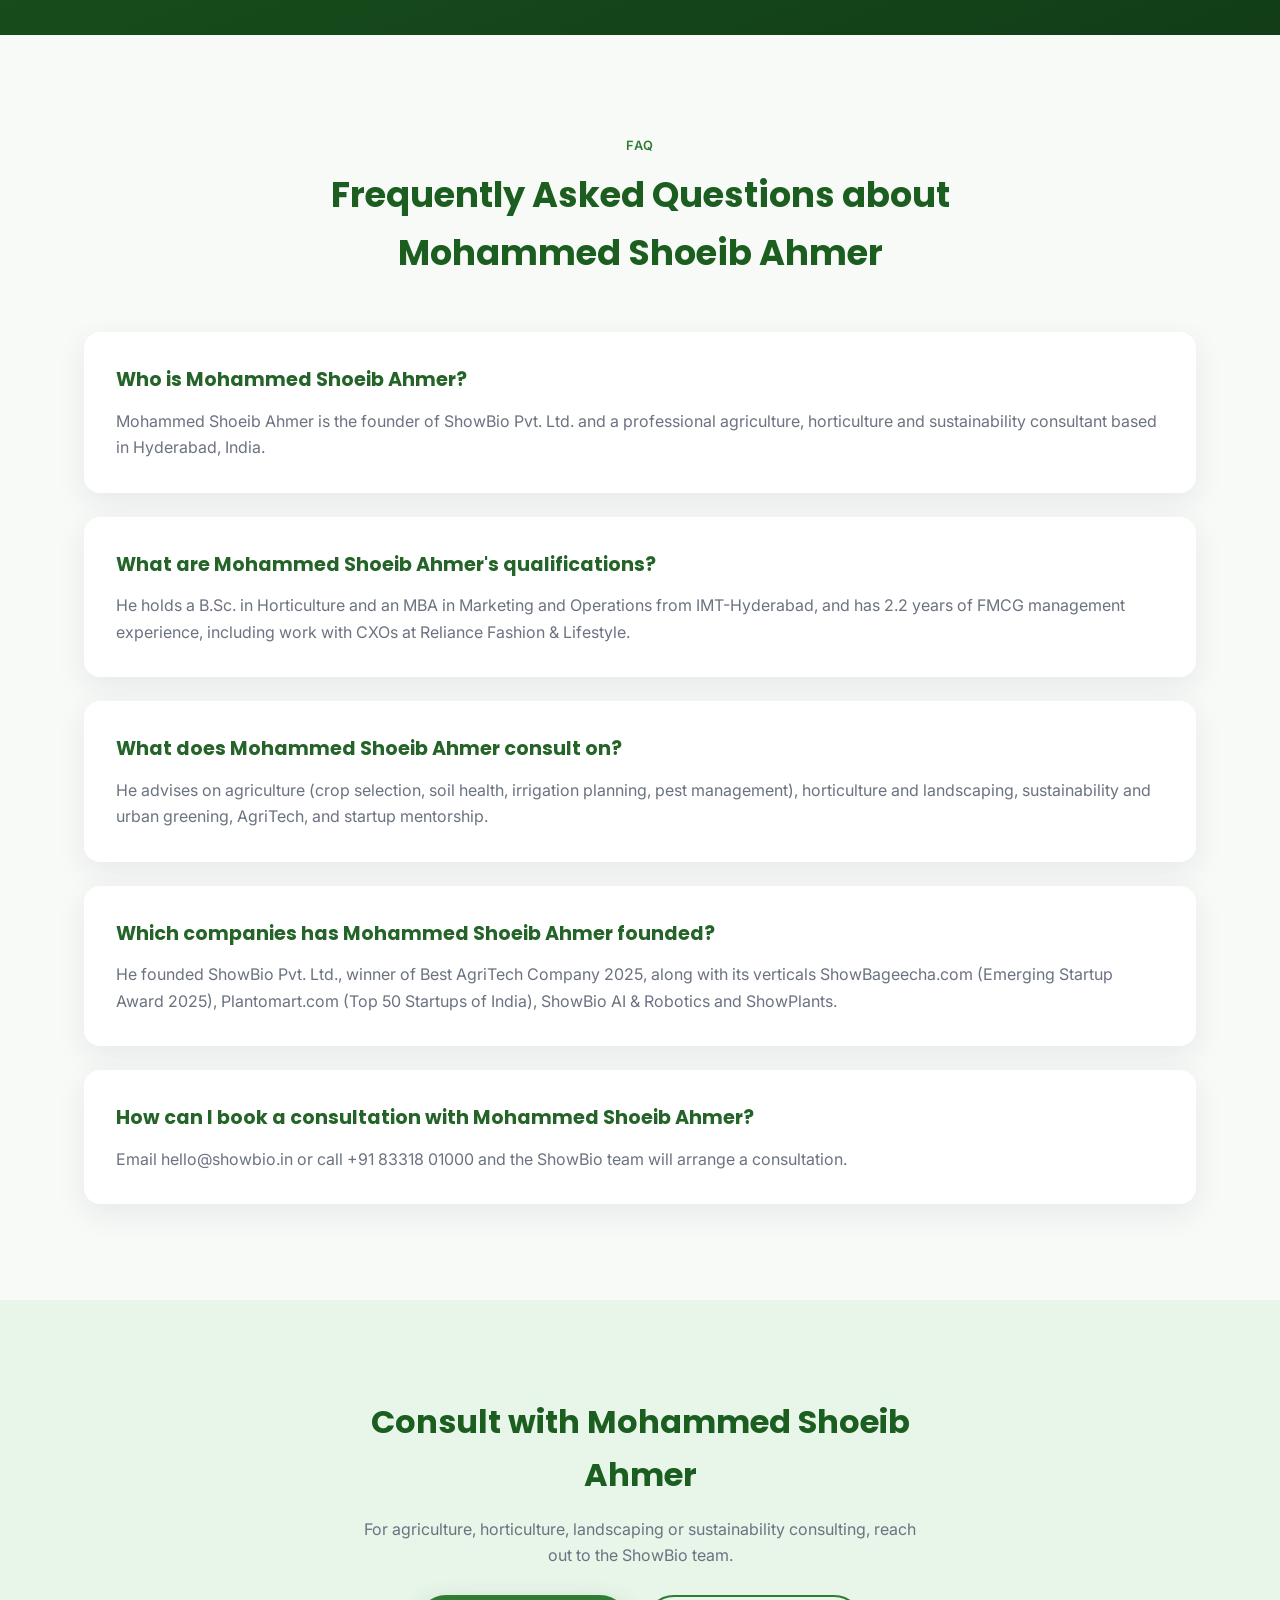
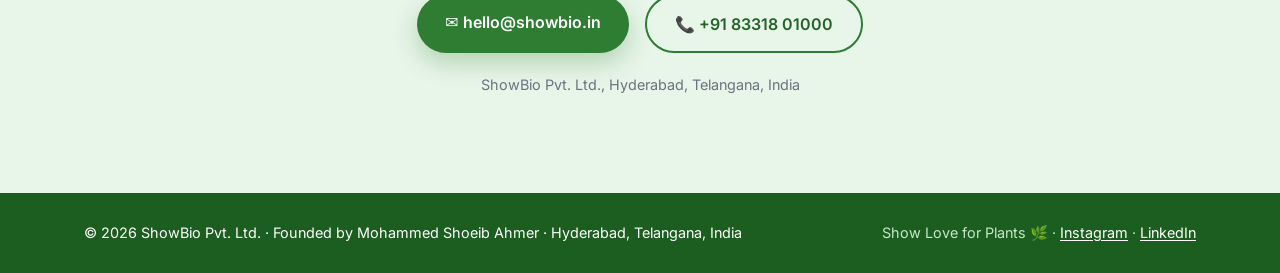
<file: mohammed-shoeib-ahmer.html>
<!DOCTYPE html>
<html lang="en">
<head>
    <meta charset="UTF-8">
    <meta name="viewport" content="width=device-width, initial-scale=1.0">

    <title>Mohammed Shoeib Ahmer | Founder of ShowBio Pvt. Ltd.</title>
    <meta name="description" content="Mohammed Shoeib Ahmer is the founder of ShowBio Pvt. Ltd. and a professional agriculture, horticulture &amp; sustainability consultant in Hyderabad.">
    <meta name="author" content="Mohammed Shoeib Ahmer">
    <meta name="robots" content="index, follow, max-image-preview:large">
    <link rel="canonical" href="https://showbio.in/mohammed-shoeib-ahmer.html">

    <meta property="og:type" content="profile">
    <meta property="og:locale" content="en_IN">
    <meta property="profile:first_name" content="Mohammed Shoeib">
    <meta property="profile:last_name" content="Ahmer">
    <meta property="og:title" content="Mohammed Shoeib Ahmer – Founder, ShowBio Pvt. Ltd.">
    <meta property="og:description" content="Professional agriculture, horticulture and sustainability consultant from Hyderabad and founder of the award-winning ShowBio Pvt. Ltd.">
    <meta property="og:url" content="https://showbio.in/mohammed-shoeib-ahmer.html">
    <meta property="og:site_name" content="ShowBio Pvt. Ltd.">
    <meta property="og:image" content="https://showbio.in/og-image.png">
    <meta property="og:image:width" content="1200">
    <meta property="og:image:height" content="630">
    <meta name="twitter:card" content="summary_large_image">
    <meta name="twitter:title" content="Mohammed Shoeib Ahmer – Founder, ShowBio Pvt. Ltd.">
    <meta name="twitter:description" content="Professional agriculture, horticulture and sustainability consultant, Hyderabad.">
    <meta name="twitter:image" content="https://showbio.in/og-image.png">
    <meta name="theme-color" content="#2e7d32">

    <link rel="icon" type="image/png" sizes="48x48" href="/favicon-48.png">
    <link rel="icon" type="image/png" sizes="192x192" href="/favicon-192.png">
    <link rel="apple-touch-icon" href="/apple-touch-icon.png">

    <link rel="preconnect" href="https://fonts.googleapis.com">
    <link rel="preconnect" href="https://fonts.gstatic.com" crossorigin>
    <link href="https://fonts.googleapis.com/css2?family=Poppins:wght@600;700;800&family=Inter:wght@400;500;600&display=swap" rel="stylesheet">

    <link rel="stylesheet" href="style.css">

    <script type="application/ld+json">
    {
        "@context": "https://schema.org",
        "@graph": [
            {
                "@type": "ProfilePage",
                "@id": "https://showbio.in/mohammed-shoeib-ahmer.html",
                "url": "https://showbio.in/mohammed-shoeib-ahmer.html",
                "name": "Mohammed Shoeib Ahmer – Founder, ShowBio Pvt. Ltd.",
                "inLanguage": "en-IN",
                "isPartOf": { "@id": "https://showbio.in/#website" },
                "mainEntity": { "@id": "https://showbio.in/mohammed-shoeib-ahmer.html#person" }
            },
            {
                "@type": "Person",
                "@id": "https://showbio.in/mohammed-shoeib-ahmer.html#person",
                "name": "Mohammed Shoeib Ahmer",
                "givenName": "Mohammed Shoeib",
                "familyName": "Ahmer",
                "url": "https://showbio.in/mohammed-shoeib-ahmer.html",
                "jobTitle": "Founder & Professional Agriculture, Horticulture and Sustainability Consultant",
                "award": ["Best AgriTech Company 2025 (ShowBio Pvt. Ltd.)", "Emerging Startup Award 2025 (ShowBageecha.com)", "Top 50 Startups of India (Plantomart.com)"],
                "description": "Founder of ShowBio Pvt. Ltd. and a professional agriculture, horticulture and sustainability consultant based in Hyderabad, India.",
                "worksFor": {
                    "@type": "Organization",
                    "@id": "https://showbio.in/#organization",
                    "name": "ShowBio Pvt. Ltd.",
                    "url": "https://showbio.in/",
                    "sameAs": ["https://www.instagram.com/showbio.official/", "https://www.linkedin.com/company/showbio-pvt-ltd/"]
                },
                "alumniOf": { "@type": "CollegeOrUniversity", "name": "IMT Hyderabad" },
                "hasCredential": [
                    { "@type": "EducationalOccupationalCredential", "credentialCategory": "degree", "name": "B.Sc. Horticulture" },
                    { "@type": "EducationalOccupationalCredential", "credentialCategory": "degree", "name": "MBA, Marketing and Operations", "recognizedBy": { "@type": "CollegeOrUniversity", "name": "IMT Hyderabad" } }
                ],
                "knowsAbout": ["Agriculture consulting", "Horticulture", "Sustainability consulting", "Landscaping", "Urban greening", "Crop selection", "Soil health", "Irrigation planning", "Pest management", "AgriTech", "Green infrastructure", "Startup mentorship", "Entrepreneurship development", "Student mentorship"],
                "homeLocation": { "@type": "Place", "name": "Hyderabad, Telangana, India" },
                "nationality": { "@type": "Country", "name": "India" }
            },
            {
                "@type": "BreadcrumbList",
                "itemListElement": [
                    { "@type": "ListItem", "position": 1, "name": "ShowBio", "item": "https://showbio.in/" },
                    { "@type": "ListItem", "position": 2, "name": "Mohammed Shoeib Ahmer", "item": "https://showbio.in/mohammed-shoeib-ahmer.html" }
                ]
            }
            ,{
                "@type": "FAQPage",
                "mainEntity": [
                    { "@type": "Question", "name": "Who is Mohammed Shoeib Ahmer?", "acceptedAnswer": { "@type": "Answer", "text": "Mohammed Shoeib Ahmer is the founder of ShowBio Pvt. Ltd. and a professional agriculture, horticulture and sustainability consultant based in Hyderabad, India." } },
                    { "@type": "Question", "name": "What are Mohammed Shoeib Ahmer\u0027s qualifications?", "acceptedAnswer": { "@type": "Answer", "text": "He holds a B.Sc. in Horticulture and an MBA in Marketing and Operations from IMT-Hyderabad, and has 2.2 years of FMCG management experience, including work with CXOs at Reliance Fashion \u0026 Lifestyle." } },
                    { "@type": "Question", "name": "What does Mohammed Shoeib Ahmer consult on?", "acceptedAnswer": { "@type": "Answer", "text": "He advises on agriculture (crop selection, soil health, irrigation planning, pest management), horticulture and landscaping, sustainability and urban greening, AgriTech, and startup mentorship." } },
                    { "@type": "Question", "name": "Which companies has Mohammed Shoeib Ahmer founded?", "acceptedAnswer": { "@type": "Answer", "text": "He founded ShowBio Pvt. Ltd., winner of Best AgriTech Company 2025, along with its verticals ShowBageecha.com (Emerging Startup Award 2025), Plantomart.com (Top 50 Startups of India), ShowBio AI \u0026 Robotics and ShowPlants." } },
                    { "@type": "Question", "name": "How can I book a consultation with Mohammed Shoeib Ahmer?", "acceptedAnswer": { "@type": "Answer", "text": "Email hello@showbio.in or call +91 83318 01000 and the ShowBio team will arrange a consultation." } }
                ]
            }
        ]
    }
    </script>
</head>
<body>

    <a href="#main" class="skip-link">Skip to content</a>

    <header class="site-header">
        <nav class="navbar container">
            <a href="/" class="logo-mark" aria-label="ShowBio home">
                <svg class="leaf-icon" viewBox="0 0 24 24" aria-hidden="true">
                    <path d="M12 2 C6 4 4 10 8 14 C10 16 12 15 12 12 C12 9 12 5 12 2Z" fill="#66bb6a" transform="rotate(-18 12 12)"/>
                    <path d="M12 2 C18 4 20 10 16 14 C14 16 12 15 12 12 C12 9 12 5 12 2Z" fill="#2e7d32" transform="rotate(18 12 12)"/>
                </svg>
                <span class="logo-word">SHOW<span class="logo-accent">BIO</span></span>
            </a>
            <ul class="nav-links" id="navLinks">
                <li><a href="/#about">About</a></li>
                <li class="has-dropdown">
                    <button class="dropdown-toggle" aria-haspopup="true" aria-expanded="false">Verticals <span class="chevron" aria-hidden="true">&#9662;</span></button>
                    <ul class="dropdown-menu">
                        <li><a href="showbageecha.html">🌿 ShowBageecha</a></li>
                        <li><a href="plantomart.html">🪴 Plantomart</a></li>
                        <li><a href="ai-robotics.html">🤖 AI &amp; Robotics</a></li>
                        <li><a href="showplants.html">💚 ShowPlants</a></li>
                    </ul>
                </li>
                <li><a href="mohammed-shoeib-ahmer.html" aria-current="page">Founder</a></li>
                <li class="nav-contact-mobile"><a href="/#contact" class="btn-nav">Contact</a></li>
            </ul>
            <div class="nav-right">
                <a href="/#contact" class="btn-nav desktop-cta">Contact</a>
                <button class="nav-toggle" id="navToggle" aria-label="Toggle navigation" aria-expanded="false">
                    <span></span><span></span><span></span>
                </button>
            </div>
        </nav>
    </header>

    <main id="main">
        <section class="hero" style="padding: 90px 0 70px;">
            <div class="hero-blob blob-1" aria-hidden="true"></div>
            <div class="hero-blob blob-2" aria-hidden="true"></div>
            <div class="container">
                <div class="hero-content reveal">
                    <p class="eyebrow">Founder &middot; ShowBio Pvt. Ltd. &middot; Award Winner &middot; Hyderabad, India</p>
                    <h1>Mohammed Shoeib Ahmer</h1>
                    <p class="hero-sub">
                        Professional Agriculture, Horticulture &amp; Sustainability Consultant and founder of
                        ShowBio Pvt. Ltd. &mdash; the Hyderabad-based sustainability consultancy recognised as the
                        Best AgriTech Company 2025.
                    </p>
                    <div class="hero-cta">
                        <a href="mailto:hello@showbio.in?subject=Consultation%20with%20Mohammed%20Shoeib%20Ahmer" class="btn btn-primary">Book a Consultation</a>
                        <a href="/" class="btn btn-outline">&larr; Back to ShowBio</a>
                    </div>
                </div>
            </div>
        </section>

        <section class="section leadership">
            <div class="container">
                <div class="section-heading reveal">
                    <span class="tag">About the Founder</span>
                    <h2>Who is Mohammed Shoeib Ahmer?</h2>
                </div>
                <div class="leader-card reveal">
                    <div class="leader-avatar-wrap">
                        <div class="leader-avatar-ring" aria-hidden="true"></div>
                        <div class="leader-avatar" aria-hidden="true">MSA</div>
                    </div>
                    <div class="leader-body">
                        <p>
                            Mohammed Shoeib Ahmer is a professional agriculture, horticulture and sustainability
                            consultant and the founder of ShowBio Pvt. Ltd., which he started in Hyderabad in 2021.
                            He holds a B.Sc. in Horticulture and an MBA in Marketing and Operations from
                            IMT-Hyderabad, combining field-level agronomy with business strategy.
                        </p>
                        <p>
                            Through ShowBio, he works with homeowners, businesses, educational institutions and
                            government bodies on landscaping, urban greening, plantation, green infrastructure and
                            AgriTech projects. He is connected to a network of freelance horticulturists and
                            gold-medalist consultants specialising in crop selection, soil health, irrigation
                            planning, pest control and value-added plant products &mdash; keeping ShowBio's advice
                            practical, current and suited to local conditions.
                        </p>
                        <p>
                            Before founding ShowBio, Shoeib spent 2.2 years in FMCG management, working closely
                            with CXOs at Reliance Fashion &amp; Lifestyle, and worked as a sales consultant across IT,
                            Robotics and Education. He turned down offers from firms including Zomato, PhonePe and
                            Softcell to work on ShowBio full time.
                        </p>
                        <p>
                            Under his leadership, ShowBio has provided internships to 100+ students, giving them
                            hands-on industry exposure, practical project experience and professional mentorship.
                            ShowBio also mentors aspiring entrepreneurs and early-stage startups with business
                            guidance, innovation support and strategic direction, helping founders turn ideas into
                            sustainable ventures.
                        </p>
                        <div class="leader-tags">
                            <span>B.Sc. Horticulture</span>
                            <span>MBA, IMT-Hyderabad</span>
                            <span>Ex-Reliance Fashion &amp; Lifestyle</span>
                            <span>Full-time Founder</span>
                        </div>
                    </div>
                </div>
            </div>
        </section>

        <section class="section about">
            <div class="container">
                <div class="section-heading reveal">
                    <span class="tag">Consulting Expertise</span>
                    <h2>Agriculture, Horticulture &amp; Sustainability Consulting</h2>
                </div>
                <div class="card-grid">
                    <article class="feature-card reveal">
                        <div class="icon-badge">🌾</div>
                        <h3>Agriculture Consulting</h3>
                        <p>Crop selection, soil health assessment, irrigation planning and integrated pest management for farms and growers.</p>
                    </article>
                    <article class="feature-card reveal">
                        <div class="icon-badge">🌳</div>
                        <h3>Horticulture &amp; Landscaping</h3>
                        <p>Garden and landscape design, vertical gardens and plant selection for homes, campuses and commercial spaces.</p>
                    </article>
                    <article class="feature-card reveal">
                        <div class="icon-badge">♻️</div>
                        <h3>Sustainability Advisory</h3>
                        <p>Urban greening, plantation drives and green infrastructure planning for institutions, corporates and communities.</p>
                    </article>
                    <article class="feature-card reveal">
                        <div class="icon-badge">🤖</div>
                        <h3>AgriTech &amp; Innovation</h3>
                        <p>AI and robotics-based approaches to smarter agriculture and landscape management through ShowBio AI &amp; Robotics.</p>
                    </article>
                    <article class="feature-card reveal">
                        <div class="icon-badge">🚀</div>
                        <h3>Startup Mentorship</h3>
                        <p>Business guidance, innovation support and strategic direction for aspiring entrepreneurs and early-stage startups.</p>
                    </article>
                    <article class="feature-card reveal">
                        <div class="icon-badge">🎓</div>
                        <h3>Student Internships</h3>
                        <p>Internships for 100+ students so far, with hands-on project work and professional mentorship.</p>
                    </article>
                </div>
            </div>
        </section>

        <section class="section achievements">
            <div class="container">
                <div class="section-heading light reveal">
                    <span class="tag">Ventures &amp; Recognition</span>
                    <h2>Built Under His Leadership</h2>
                </div>
                <div class="achievement-grid">
                    <div class="achievement-card reveal">
                        <div class="badge">🏆</div>
                        <h3>ShowBio Pvt. Ltd.</h3>
                        <p>Best AgriTech Company &ndash; 2025, recognised by the Governments of Telangana and Karnataka.</p>
                    </div>
                    <div class="achievement-card reveal">
                        <div class="badge">🌱</div>
                        <h3><a href="showbageecha.html">ShowBageecha.com</a></h3>
                        <p>Emerging Startup Award &ndash; 2025 for sustainable landscaping and green solutions.</p>
                    </div>
                    <div class="achievement-card reveal">
                        <div class="badge">⭐</div>
                        <h3><a href="plantomart.html">Plantomart.com</a></h3>
                        <p>Recognised among the Top 50 Startups of India for its gardening and green products marketplace.</p>
                    </div>
                </div>
            </div>
        </section>

        <section id="faq" class="section about">
            <div class="container">
                <div class="section-heading reveal">
                    <span class="tag">FAQ</span>
                    <h2>Frequently Asked Questions about Mohammed Shoeib Ahmer</h2>
                </div>
                <div class="about-grid">
                    <article class="about-card reveal">
                        <h3>Who is Mohammed Shoeib Ahmer?</h3>
                        <p>Mohammed Shoeib Ahmer is the founder of ShowBio Pvt. Ltd. and a professional agriculture, horticulture and sustainability consultant based in Hyderabad, India.</p>
                    </article>
                    <article class="about-card reveal">
                        <h3>What are Mohammed Shoeib Ahmer's qualifications?</h3>
                        <p>He holds a B.Sc. in Horticulture and an MBA in Marketing and Operations from IMT-Hyderabad, and has 2.2 years of FMCG management experience, including work with CXOs at Reliance Fashion &amp; Lifestyle.</p>
                    </article>
                    <article class="about-card reveal">
                        <h3>What does Mohammed Shoeib Ahmer consult on?</h3>
                        <p>He advises on agriculture (crop selection, soil health, irrigation planning, pest management), horticulture and landscaping, sustainability and urban greening, AgriTech, and startup mentorship.</p>
                    </article>
                    <article class="about-card reveal">
                        <h3>Which companies has Mohammed Shoeib Ahmer founded?</h3>
                        <p>He founded ShowBio Pvt. Ltd., winner of Best AgriTech Company 2025, along with its verticals ShowBageecha.com (Emerging Startup Award 2025), Plantomart.com (Top 50 Startups of India), ShowBio AI &amp; Robotics and ShowPlants.</p>
                    </article>
                    <article class="about-card reveal">
                        <h3>How can I book a consultation with Mohammed Shoeib Ahmer?</h3>
                        <p>Email hello@showbio.in or call +91 83318 01000 and the ShowBio team will arrange a consultation.</p>
                    </article>
                </div>
            </div>
        </section>
        <section class="section contact">
            <div class="container contact-inner reveal">
                <h2>Consult with Mohammed Shoeib Ahmer</h2>
                <p>For agriculture, horticulture, landscaping or sustainability consulting, reach out to the ShowBio team.</p>
                <div class="contact-actions">
                    <a href="mailto:hello@showbio.in" class="btn btn-primary">✉ hello@showbio.in</a>
                    <a href="tel:+918331801000" class="btn btn-outline">📞 +91 83318 01000</a>
                </div>
                <address>ShowBio Pvt. Ltd., Hyderabad, Telangana, India</address>
            </div>
        </section>
    </main>

    <footer class="site-footer">
        <div class="container footer-inner">
            <p>&copy; 2026 ShowBio Pvt. Ltd. &middot; Founded by Mohammed Shoeib Ahmer &middot; Hyderabad, Telangana, India</p>
            <p class="footer-tag">Show Love for Plants 🌿 &middot; <a href="https://www.instagram.com/showbio.official/" target="_blank" rel="noopener">Instagram</a> &middot; <a href="https://www.linkedin.com/company/showbio-pvt-ltd/" target="_blank" rel="noopener">LinkedIn</a></p>
        </div>
    </footer>

    <script src="script.js"></script>
</body>
</html>
</file>
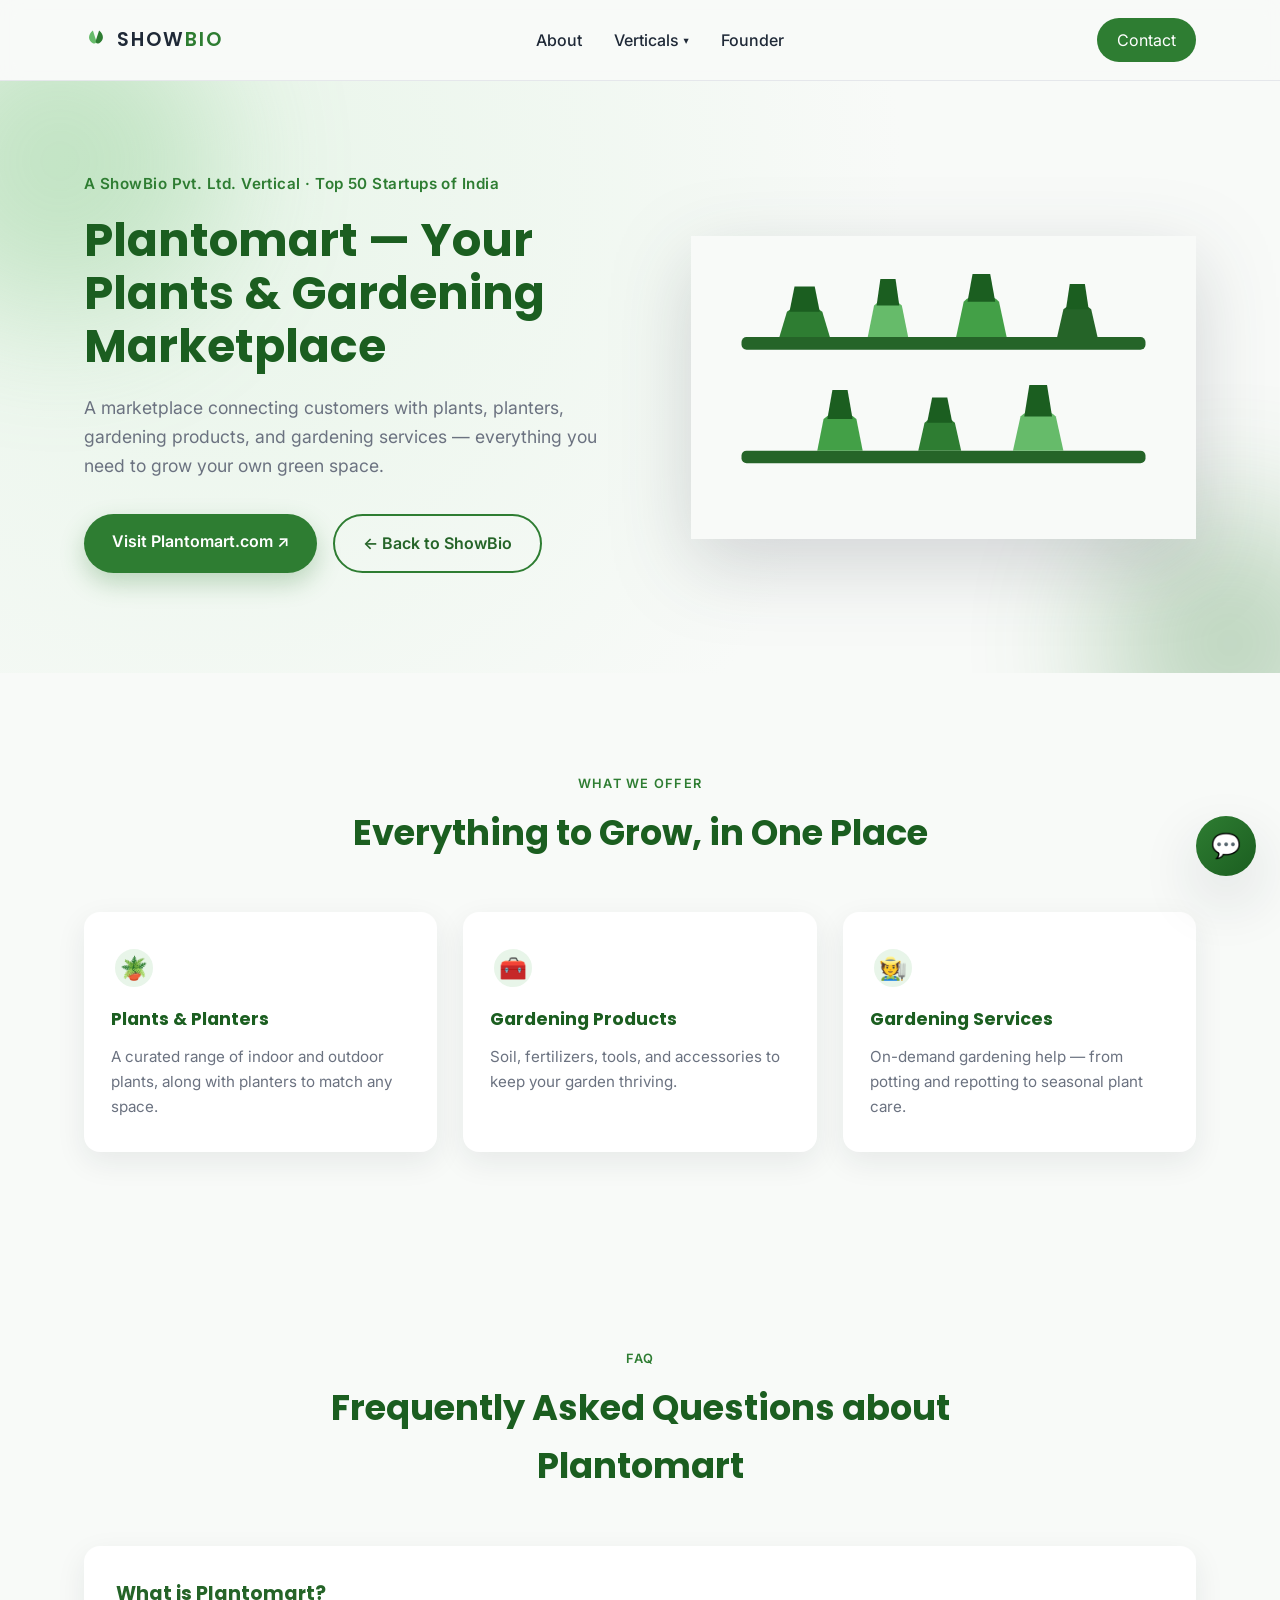
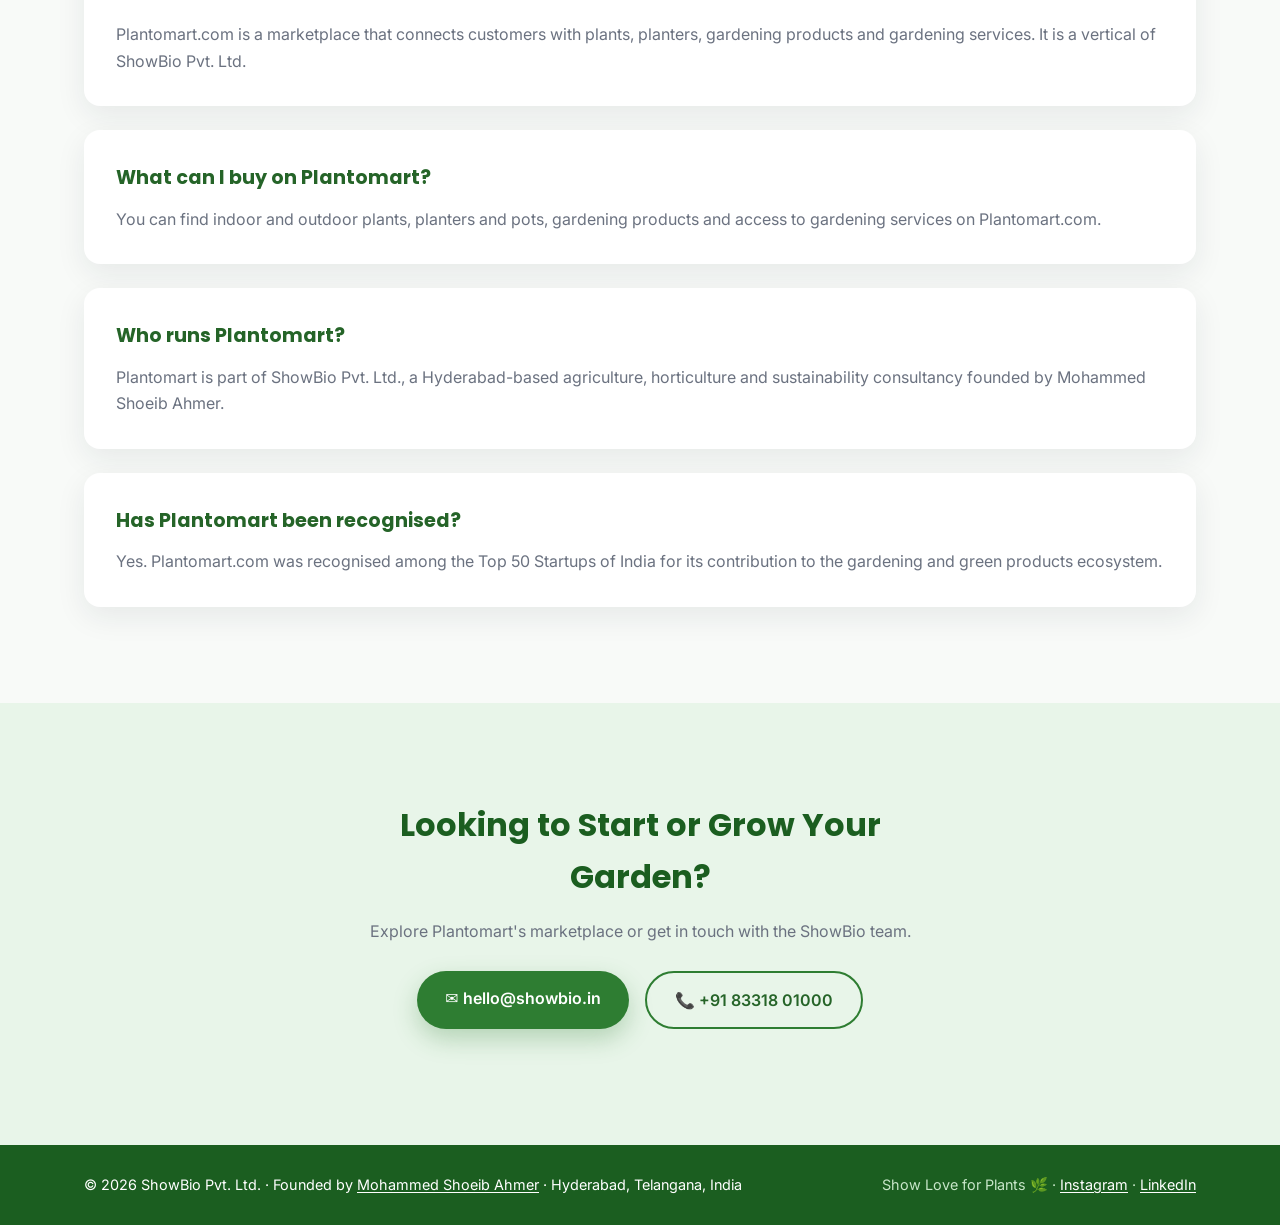
<file: plantomart.html>
<!DOCTYPE html>
<html lang="en">
<head>
    <meta charset="UTF-8">
    <meta name="viewport" content="width=device-width, initial-scale=1.0">

    <title>Plantomart | Plants &amp; Gardening Marketplace | ShowBio Pvt. Ltd.</title>
    <meta name="description" content="Plantomart.com is a marketplace connecting customers with plants, planters, gardening products, and gardening services. A ShowBio Pvt. Ltd. vertical, recognized among the Top 50 Startups of India.">
    <meta name="robots" content="index, follow">
    <link rel="canonical" href="https://showbio.in/plantomart.html">

    <meta property="og:type" content="website">
    <meta property="og:title" content="Plantomart | Plants & Gardening Marketplace">
    <meta property="og:description" content="A marketplace connecting customers with plants, planters, gardening products, and gardening services.">
    <meta property="og:url" content="https://showbio.in/plantomart.html">
    <meta property="og:site_name" content="ShowBio Pvt. Ltd.">

    <meta property="og:locale" content="en_IN">
    <meta property="og:image" content="https://showbio.in/og-image.png">
    <meta property="og:image:width" content="1200">
    <meta property="og:image:height" content="630">
    <meta name="twitter:card" content="summary_large_image">
    <meta name="twitter:image" content="https://showbio.in/og-image.png">
    <meta name="theme-color" content="#2e7d32">

    <link rel="icon" type="image/png" sizes="48x48" href="/favicon-48.png">
    <link rel="icon" type="image/png" sizes="192x192" href="/favicon-192.png">
    <link rel="apple-touch-icon" href="/apple-touch-icon.png">

    <link rel="preconnect" href="https://fonts.googleapis.com">
    <link rel="preconnect" href="https://fonts.gstatic.com" crossorigin>
    <link href="https://fonts.googleapis.com/css2?family=Poppins:wght@600;700;800&family=Inter:wght@400;500;600&display=swap" rel="stylesheet">

    <link rel="stylesheet" href="style.css">
<script type="application/ld+json">
    {
        "@context": "https://schema.org",
        "@graph": [
            {
                "@type": "Service",
                "@id": "https://showbio.in/plantomart.html#service",
                "name": "Plantomart",
                "serviceType": "Plants and gardening marketplace",
                "description": "Plantomart.com connects customers with plants, planters, gardening products and gardening services. A ShowBio Pvt. Ltd. vertical.",
                "url": "https://showbio.in/plantomart.html",
                "areaServed": { "@type": "Country", "name": "India" },
                "provider": {
                    "@type": "Organization",
                    "@id": "https://showbio.in/#organization",
                    "name": "ShowBio Pvt. Ltd.",
                    "url": "https://showbio.in/",
                    "founder": { "@type": "Person", "@id": "https://showbio.in/mohammed-shoeib-ahmer.html#person", "name": "Mohammed Shoeib Ahmer" }
                },
                "sameAs": ["https://www.plantomart.com/"]
            },
            {
                "@type": "BreadcrumbList",
                "itemListElement": [
                    { "@type": "ListItem", "position": 1, "name": "ShowBio", "item": "https://showbio.in/" },
                    { "@type": "ListItem", "position": 2, "name": "Plantomart", "item": "https://showbio.in/plantomart.html" }
                ]
            }
            ,{
                "@type": "FAQPage",
                "mainEntity": [
                    { "@type": "Question", "name": "What is Plantomart?", "acceptedAnswer": { "@type": "Answer", "text": "Plantomart.com is a marketplace that connects customers with plants, planters, gardening products and gardening services. It is a vertical of ShowBio Pvt. Ltd." } },
                    { "@type": "Question", "name": "What can I buy on Plantomart?", "acceptedAnswer": { "@type": "Answer", "text": "You can find indoor and outdoor plants, planters and pots, gardening products and access to gardening services on Plantomart.com." } },
                    { "@type": "Question", "name": "Who runs Plantomart?", "acceptedAnswer": { "@type": "Answer", "text": "Plantomart is part of ShowBio Pvt. Ltd., a Hyderabad-based agriculture, horticulture and sustainability consultancy founded by Mohammed Shoeib Ahmer." } },
                    { "@type": "Question", "name": "Has Plantomart been recognised?", "acceptedAnswer": { "@type": "Answer", "text": "Yes. Plantomart.com was recognised among the Top 50 Startups of India for its contribution to the gardening and green products ecosystem." } }
                ]
            }
        ]
    }
    </script>
</head>
<body>

    <a href="#main" class="skip-link">Skip to content</a>

    <header class="site-header">
        <nav class="navbar container">
            <a href="/" class="logo-mark" aria-label="ShowBio home">
                <svg class="leaf-icon" viewBox="0 0 24 24" aria-hidden="true">
                    <path d="M12 2 C6 4 4 10 8 14 C10 16 12 15 12 12 C12 9 12 5 12 2Z" fill="#66bb6a" transform="rotate(-18 12 12)"/>
                    <path d="M12 2 C18 4 20 10 16 14 C14 16 12 15 12 12 C12 9 12 5 12 2Z" fill="#2e7d32" transform="rotate(18 12 12)"/>
                </svg>
                <span class="logo-word">SHOW<span class="logo-accent">BIO</span></span>
            </a>
            <ul class="nav-links" id="navLinks">
                <li><a href="/#about">About</a></li>
                <li class="has-dropdown">
                    <button class="dropdown-toggle" aria-haspopup="true" aria-expanded="false">Verticals <span class="chevron" aria-hidden="true">&#9662;</span></button>
                    <ul class="dropdown-menu">
                        <li><a href="showbageecha.html">🌿 ShowBageecha</a></li>
                        <li><a href="plantomart.html">🪴 Plantomart</a></li>
                        <li><a href="ai-robotics.html">🤖 AI &amp; Robotics</a></li>
                        <li><a href="showplants.html">💚 ShowPlants</a></li>
                    </ul>
                </li>
                <li><a href="mohammed-shoeib-ahmer.html">Founder</a></li>
                <li class="nav-contact-mobile"><a href="/#contact" class="btn-nav">Contact</a></li>
            </ul>
            <div class="nav-right">
                <a href="/#contact" class="btn-nav desktop-cta">Contact</a>
                <button class="nav-toggle" id="navToggle" aria-label="Toggle navigation" aria-expanded="false">
                    <span></span><span></span><span></span>
                </button>
            </div>
        </nav>
    </header>

    <main id="main">
        <section class="hero" style="padding: 90px 0 70px;">
            <div class="hero-blob blob-1" aria-hidden="true"></div>
            <div class="hero-blob blob-2" aria-hidden="true"></div>
            <div class="container hero-grid">
                <div class="hero-content reveal">
                    <p class="eyebrow">A ShowBio Pvt. Ltd. Vertical &middot; Top 50 Startups of India</p>
                    <h1>Plantomart &mdash; Your Plants &amp; Gardening Marketplace</h1>
                    <p class="hero-sub">
                        A marketplace connecting customers with plants, planters, gardening products,
                        and gardening services &mdash; everything you need to grow your own green space.
                    </p>
                    <div class="hero-cta">
                        <a href="https://www.plantomart.com" target="_blank" rel="noopener noreferrer" class="btn btn-primary">Visit Plantomart.com &nearr;</a>
                        <a href="/" class="btn btn-outline">&larr; Back to ShowBio</a>
                    </div>
                </div>
                <div class="hero-media reveal">
                    <img src="img-marketplace.svg" alt="Illustration of a plant marketplace shelf with potted plants" width="400" height="240">
                </div>
            </div>
        </section>

        <section class="section about">
            <div class="container">
                <div class="section-heading reveal">
                    <span class="tag">What We Offer</span>
                    <h2>Everything to Grow, in One Place</h2>
                </div>
                <div class="card-grid">
                    <article class="feature-card reveal">
                        <div class="icon-badge">🪴</div>
                        <h3>Plants &amp; Planters</h3>
                        <p>A curated range of indoor and outdoor plants, along with planters to match any space.</p>
                    </article>
                    <article class="feature-card reveal">
                        <div class="icon-badge">🧰</div>
                        <h3>Gardening Products</h3>
                        <p>Soil, fertilizers, tools, and accessories to keep your garden thriving.</p>
                    </article>
                    <article class="feature-card reveal">
                        <div class="icon-badge">🧑‍🌾</div>
                        <h3>Gardening Services</h3>
                        <p>On-demand gardening help &mdash; from potting and repotting to seasonal plant care.</p>
                    </article>
                </div>
            </div>
        </section>

        <section id="faq" class="section about">
            <div class="container">
                <div class="section-heading reveal">
                    <span class="tag">FAQ</span>
                    <h2>Frequently Asked Questions about Plantomart</h2>
                </div>
                <div class="about-grid">
                    <article class="about-card reveal">
                        <h3>What is Plantomart?</h3>
                        <p>Plantomart.com is a marketplace that connects customers with plants, planters, gardening products and gardening services. It is a vertical of ShowBio Pvt. Ltd.</p>
                    </article>
                    <article class="about-card reveal">
                        <h3>What can I buy on Plantomart?</h3>
                        <p>You can find indoor and outdoor plants, planters and pots, gardening products and access to gardening services on Plantomart.com.</p>
                    </article>
                    <article class="about-card reveal">
                        <h3>Who runs Plantomart?</h3>
                        <p>Plantomart is part of ShowBio Pvt. Ltd., a Hyderabad-based agriculture, horticulture and sustainability consultancy founded by Mohammed Shoeib Ahmer.</p>
                    </article>
                    <article class="about-card reveal">
                        <h3>Has Plantomart been recognised?</h3>
                        <p>Yes. Plantomart.com was recognised among the Top 50 Startups of India for its contribution to the gardening and green products ecosystem.</p>
                    </article>
                </div>
            </div>
        </section>
        <section class="section contact">
            <div class="container contact-inner reveal">
                <h2>Looking to Start or Grow Your Garden?</h2>
                <p>Explore Plantomart's marketplace or get in touch with the ShowBio team.</p>
                <div class="contact-actions">
                    <a href="mailto:hello@showbio.in" class="btn btn-primary">✉ hello@showbio.in</a>
                    <a href="tel:+918331801000" class="btn btn-outline">📞 +91 83318 01000</a>
                </div>
            </div>
        </section>
    </main>

    <footer class="site-footer">
        <div class="container footer-inner">
            <p>&copy; 2026 ShowBio Pvt. Ltd. &middot; Founded by <a href="mohammed-shoeib-ahmer.html">Mohammed Shoeib Ahmer</a> &middot; Hyderabad, Telangana, India</p>
            <p class="footer-tag">Show Love for Plants 🌿 &middot; <a href="https://www.instagram.com/showbio.official/" target="_blank" rel="noopener">Instagram</a> &middot; <a href="https://www.linkedin.com/company/showbio-pvt-ltd/" target="_blank" rel="noopener">LinkedIn</a></p>
        </div>
    </footer>

    <div class="chatbot" id="chatbot">
        <button class="chatbot-toggle" id="chatbotToggle" aria-label="Open ShowBio Assistant chat" aria-expanded="false">💬</button>
        <div class="chatbot-panel" id="chatbotPanel" role="dialog" aria-label="ShowBio Assistant chat" hidden>
            <div class="chatbot-header">
                <div>
                    <strong>ShowBio Assistant</strong>
                    <span>Usually replies instantly</span>
                </div>
                <button class="chatbot-close" id="chatbotClose" aria-label="Close chat">&times;</button>
            </div>
            <div class="chatbot-messages" id="chatbotMessages">
                <div class="chatbot-msg bot">👋 Hi! I'm the ShowBio Assistant. Pick a topic below to get started.</div>
            </div>
            <div class="chatbot-quick-replies" id="chatbotQuickReplies">
                <button data-topic="services">Services</button>
                <button data-topic="mentorship">Mentorship</button>
                <button data-topic="agri">Agri</button>
                <button data-topic="startup">Startup Support</button>
                <button data-topic="appointment">Book an Appointment</button>
                <button data-topic="contact">Contact Us</button>
            </div>
        </div>
    </div>

    <script src="script.js"></script>
</body>
</html>
</file>
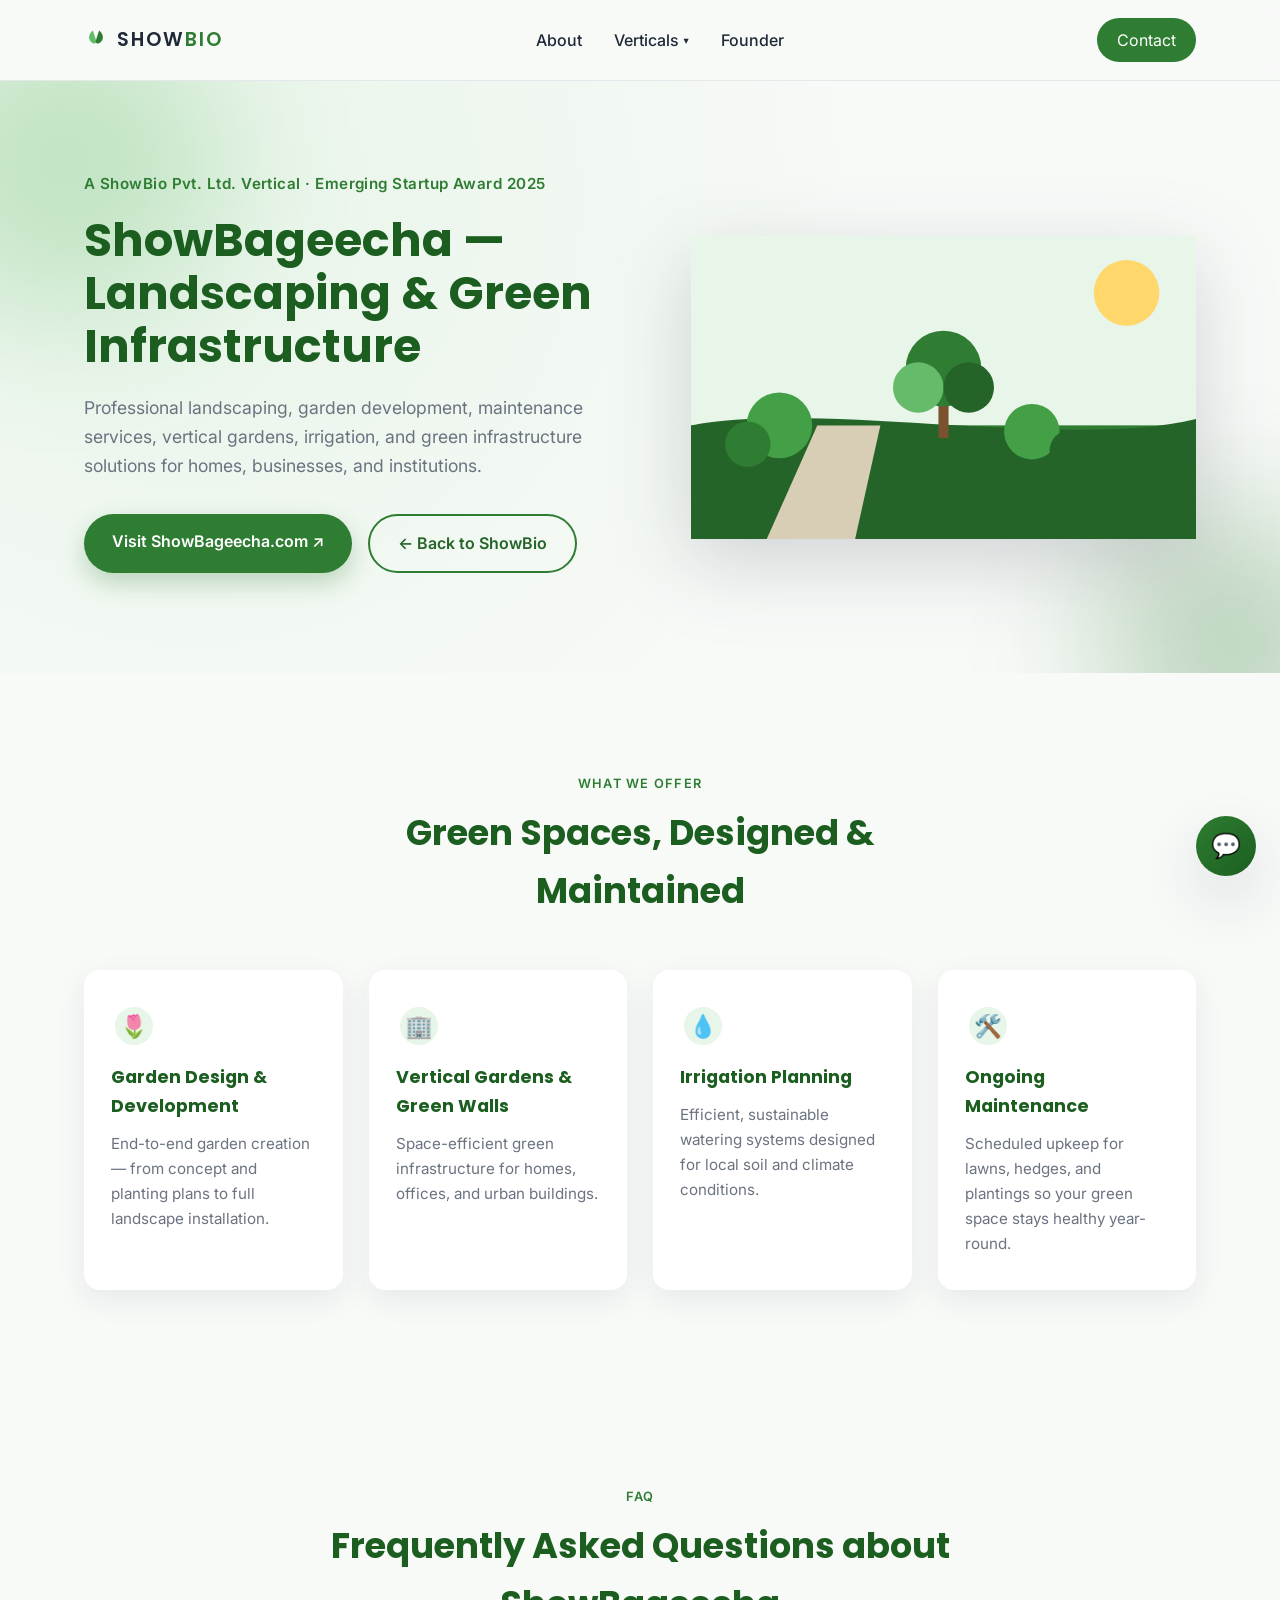
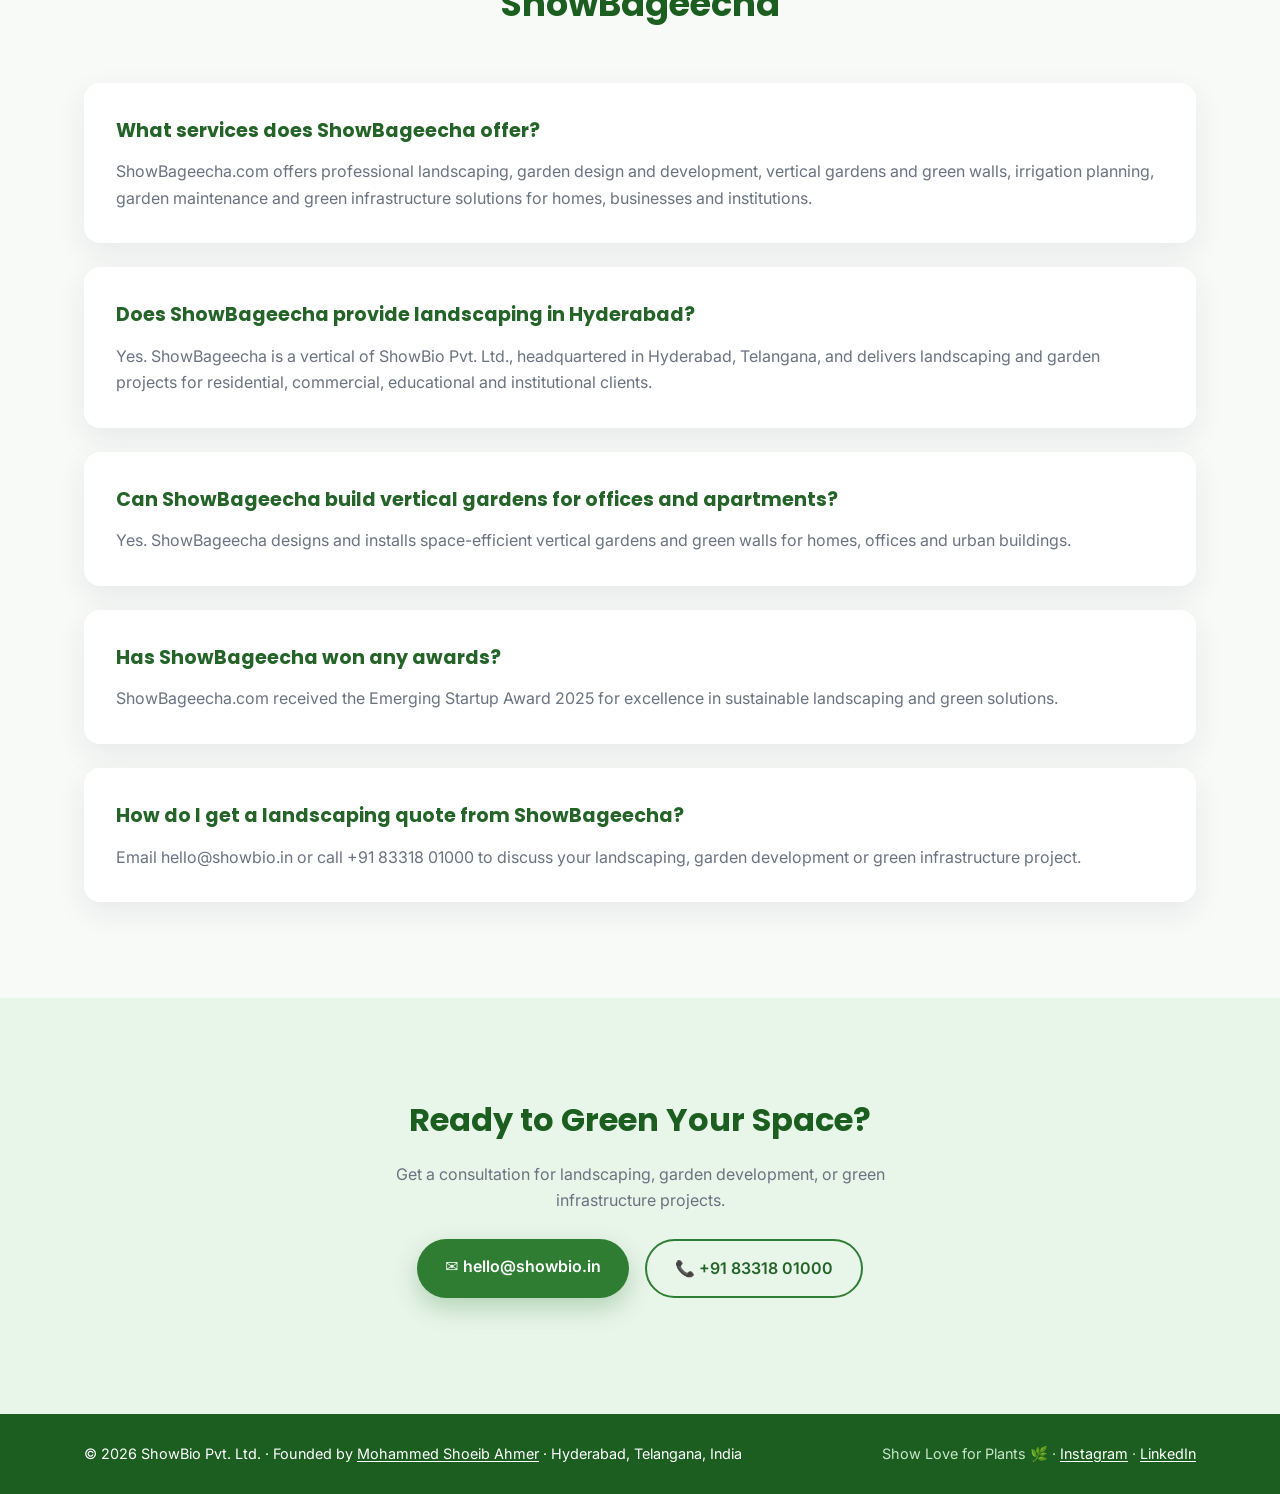
<file: showbageecha.html>
<!DOCTYPE html>
<html lang="en">
<head>
    <meta charset="UTF-8">
    <meta name="viewport" content="width=device-width, initial-scale=1.0">

    <title>ShowBageecha | Landscaping &amp; Green Infrastructure | ShowBio Pvt. Ltd.</title>
    <meta name="description" content="ShowBageecha.com delivers professional landscaping, garden development, vertical gardens, irrigation, and green infrastructure solutions. A ShowBio Pvt. Ltd. vertical.">
    <meta name="robots" content="index, follow">
    <link rel="canonical" href="https://showbio.in/showbageecha.html">

    <meta property="og:type" content="website">
    <meta property="og:title" content="ShowBageecha | Landscaping & Green Infrastructure">
    <meta property="og:description" content="Professional landscaping, garden development, maintenance, vertical gardens, irrigation, and green infrastructure solutions.">
    <meta property="og:url" content="https://showbio.in/showbageecha.html">
    <meta property="og:site_name" content="ShowBio Pvt. Ltd.">

    <meta property="og:locale" content="en_IN">
    <meta property="og:image" content="https://showbio.in/og-image.png">
    <meta property="og:image:width" content="1200">
    <meta property="og:image:height" content="630">
    <meta name="twitter:card" content="summary_large_image">
    <meta name="twitter:image" content="https://showbio.in/og-image.png">
    <meta name="theme-color" content="#2e7d32">

    <link rel="icon" type="image/png" sizes="48x48" href="/favicon-48.png">
    <link rel="icon" type="image/png" sizes="192x192" href="/favicon-192.png">
    <link rel="apple-touch-icon" href="/apple-touch-icon.png">

    <link rel="preconnect" href="https://fonts.googleapis.com">
    <link rel="preconnect" href="https://fonts.gstatic.com" crossorigin>
    <link href="https://fonts.googleapis.com/css2?family=Poppins:wght@600;700;800&family=Inter:wght@400;500;600&display=swap" rel="stylesheet">

    <link rel="stylesheet" href="style.css">
<script type="application/ld+json">
    {
        "@context": "https://schema.org",
        "@graph": [
            {
                "@type": "Service",
                "@id": "https://showbio.in/showbageecha.html#service",
                "name": "ShowBageecha",
                "serviceType": "Landscaping and green infrastructure",
                "description": "Professional landscaping, garden development, maintenance, vertical gardens, irrigation and green infrastructure by ShowBageecha, a ShowBio Pvt. Ltd. vertical.",
                "url": "https://showbio.in/showbageecha.html",
                "areaServed": { "@type": "Country", "name": "India" },
                "provider": {
                    "@type": "Organization",
                    "@id": "https://showbio.in/#organization",
                    "name": "ShowBio Pvt. Ltd.",
                    "url": "https://showbio.in/",
                    "founder": { "@type": "Person", "@id": "https://showbio.in/mohammed-shoeib-ahmer.html#person", "name": "Mohammed Shoeib Ahmer" }
                },
                "sameAs": ["https://www.showbageecha.com/"]
            },
            {
                "@type": "BreadcrumbList",
                "itemListElement": [
                    { "@type": "ListItem", "position": 1, "name": "ShowBio", "item": "https://showbio.in/" },
                    { "@type": "ListItem", "position": 2, "name": "ShowBageecha", "item": "https://showbio.in/showbageecha.html" }
                ]
            }
            ,{
                "@type": "FAQPage",
                "mainEntity": [
                    { "@type": "Question", "name": "What services does ShowBageecha offer?", "acceptedAnswer": { "@type": "Answer", "text": "ShowBageecha.com offers professional landscaping, garden design and development, vertical gardens and green walls, irrigation planning, garden maintenance and green infrastructure solutions for homes, businesses and institutions." } },
                    { "@type": "Question", "name": "Does ShowBageecha provide landscaping in Hyderabad?", "acceptedAnswer": { "@type": "Answer", "text": "Yes. ShowBageecha is a vertical of ShowBio Pvt. Ltd., headquartered in Hyderabad, Telangana, and delivers landscaping and garden projects for residential, commercial, educational and institutional clients." } },
                    { "@type": "Question", "name": "Can ShowBageecha build vertical gardens for offices and apartments?", "acceptedAnswer": { "@type": "Answer", "text": "Yes. ShowBageecha designs and installs space-efficient vertical gardens and green walls for homes, offices and urban buildings." } },
                    { "@type": "Question", "name": "Has ShowBageecha won any awards?", "acceptedAnswer": { "@type": "Answer", "text": "ShowBageecha.com received the Emerging Startup Award 2025 for excellence in sustainable landscaping and green solutions." } },
                    { "@type": "Question", "name": "How do I get a landscaping quote from ShowBageecha?", "acceptedAnswer": { "@type": "Answer", "text": "Email hello@showbio.in or call +91 83318 01000 to discuss your landscaping, garden development or green infrastructure project." } }
                ]
            }
        ]
    }
    </script>
</head>
<body>

    <a href="#main" class="skip-link">Skip to content</a>

    <header class="site-header">
        <nav class="navbar container">
            <a href="/" class="logo-mark" aria-label="ShowBio home">
                <svg class="leaf-icon" viewBox="0 0 24 24" aria-hidden="true">
                    <path d="M12 2 C6 4 4 10 8 14 C10 16 12 15 12 12 C12 9 12 5 12 2Z" fill="#66bb6a" transform="rotate(-18 12 12)"/>
                    <path d="M12 2 C18 4 20 10 16 14 C14 16 12 15 12 12 C12 9 12 5 12 2Z" fill="#2e7d32" transform="rotate(18 12 12)"/>
                </svg>
                <span class="logo-word">SHOW<span class="logo-accent">BIO</span></span>
            </a>
            <ul class="nav-links" id="navLinks">
                <li><a href="/#about">About</a></li>
                <li class="has-dropdown">
                    <button class="dropdown-toggle" aria-haspopup="true" aria-expanded="false">Verticals <span class="chevron" aria-hidden="true">&#9662;</span></button>
                    <ul class="dropdown-menu">
                        <li><a href="showbageecha.html">🌿 ShowBageecha</a></li>
                        <li><a href="plantomart.html">🪴 Plantomart</a></li>
                        <li><a href="ai-robotics.html">🤖 AI &amp; Robotics</a></li>
                        <li><a href="showplants.html">💚 ShowPlants</a></li>
                    </ul>
                </li>
                <li><a href="mohammed-shoeib-ahmer.html">Founder</a></li>
                <li class="nav-contact-mobile"><a href="/#contact" class="btn-nav">Contact</a></li>
            </ul>
            <div class="nav-right">
                <a href="/#contact" class="btn-nav desktop-cta">Contact</a>
                <button class="nav-toggle" id="navToggle" aria-label="Toggle navigation" aria-expanded="false">
                    <span></span><span></span><span></span>
                </button>
            </div>
        </nav>
    </header>

    <main id="main">
        <section class="hero" style="padding: 90px 0 70px;">
            <div class="hero-blob blob-1" aria-hidden="true"></div>
            <div class="hero-blob blob-2" aria-hidden="true"></div>
            <div class="container hero-grid">
                <div class="hero-content reveal">
                    <p class="eyebrow">A ShowBio Pvt. Ltd. Vertical &middot; Emerging Startup Award 2025</p>
                    <h1>ShowBageecha &mdash; Landscaping &amp; Green Infrastructure</h1>
                    <p class="hero-sub">
                        Professional landscaping, garden development, maintenance services, vertical
                        gardens, irrigation, and green infrastructure solutions for homes, businesses,
                        and institutions.
                    </p>
                    <div class="hero-cta">
                        <a href="https://www.showbageecha.com" target="_blank" rel="noopener noreferrer" class="btn btn-primary">Visit ShowBageecha.com &nearr;</a>
                        <a href="/" class="btn btn-outline">&larr; Back to ShowBio</a>
                    </div>
                </div>
                <div class="hero-media reveal">
                    <img src="img-landscaping.svg" alt="Illustration of a landscaped garden path with hedges and trees" width="400" height="240">
                </div>
            </div>
        </section>

        <section class="section about">
            <div class="container">
                <div class="section-heading reveal">
                    <span class="tag">What We Offer</span>
                    <h2>Green Spaces, Designed &amp; Maintained</h2>
                </div>
                <div class="card-grid">
                    <article class="feature-card reveal">
                        <div class="icon-badge">🌷</div>
                        <h3>Garden Design &amp; Development</h3>
                        <p>End-to-end garden creation &mdash; from concept and planting plans to full landscape installation.</p>
                    </article>
                    <article class="feature-card reveal">
                        <div class="icon-badge">🏢</div>
                        <h3>Vertical Gardens &amp; Green Walls</h3>
                        <p>Space-efficient green infrastructure for homes, offices, and urban buildings.</p>
                    </article>
                    <article class="feature-card reveal">
                        <div class="icon-badge">💧</div>
                        <h3>Irrigation Planning</h3>
                        <p>Efficient, sustainable watering systems designed for local soil and climate conditions.</p>
                    </article>
                    <article class="feature-card reveal">
                        <div class="icon-badge">🛠️</div>
                        <h3>Ongoing Maintenance</h3>
                        <p>Scheduled upkeep for lawns, hedges, and plantings so your green space stays healthy year-round.</p>
                    </article>
                </div>
            </div>
        </section>

        <section id="faq" class="section about">
            <div class="container">
                <div class="section-heading reveal">
                    <span class="tag">FAQ</span>
                    <h2>Frequently Asked Questions about ShowBageecha</h2>
                </div>
                <div class="about-grid">
                    <article class="about-card reveal">
                        <h3>What services does ShowBageecha offer?</h3>
                        <p>ShowBageecha.com offers professional landscaping, garden design and development, vertical gardens and green walls, irrigation planning, garden maintenance and green infrastructure solutions for homes, businesses and institutions.</p>
                    </article>
                    <article class="about-card reveal">
                        <h3>Does ShowBageecha provide landscaping in Hyderabad?</h3>
                        <p>Yes. ShowBageecha is a vertical of ShowBio Pvt. Ltd., headquartered in Hyderabad, Telangana, and delivers landscaping and garden projects for residential, commercial, educational and institutional clients.</p>
                    </article>
                    <article class="about-card reveal">
                        <h3>Can ShowBageecha build vertical gardens for offices and apartments?</h3>
                        <p>Yes. ShowBageecha designs and installs space-efficient vertical gardens and green walls for homes, offices and urban buildings.</p>
                    </article>
                    <article class="about-card reveal">
                        <h3>Has ShowBageecha won any awards?</h3>
                        <p>ShowBageecha.com received the Emerging Startup Award 2025 for excellence in sustainable landscaping and green solutions.</p>
                    </article>
                    <article class="about-card reveal">
                        <h3>How do I get a landscaping quote from ShowBageecha?</h3>
                        <p>Email hello@showbio.in or call +91 83318 01000 to discuss your landscaping, garden development or green infrastructure project.</p>
                    </article>
                </div>
            </div>
        </section>
        <section class="section contact">
            <div class="container contact-inner reveal">
                <h2>Ready to Green Your Space?</h2>
                <p>Get a consultation for landscaping, garden development, or green infrastructure projects.</p>
                <div class="contact-actions">
                    <a href="mailto:hello@showbio.in" class="btn btn-primary">✉ hello@showbio.in</a>
                    <a href="tel:+918331801000" class="btn btn-outline">📞 +91 83318 01000</a>
                </div>
            </div>
        </section>
    </main>

    <footer class="site-footer">
        <div class="container footer-inner">
            <p>&copy; 2026 ShowBio Pvt. Ltd. &middot; Founded by <a href="mohammed-shoeib-ahmer.html">Mohammed Shoeib Ahmer</a> &middot; Hyderabad, Telangana, India</p>
            <p class="footer-tag">Show Love for Plants 🌿 &middot; <a href="https://www.instagram.com/showbio.official/" target="_blank" rel="noopener">Instagram</a> &middot; <a href="https://www.linkedin.com/company/showbio-pvt-ltd/" target="_blank" rel="noopener">LinkedIn</a></p>
        </div>
    </footer>

    <div class="chatbot" id="chatbot">
        <button class="chatbot-toggle" id="chatbotToggle" aria-label="Open ShowBio Assistant chat" aria-expanded="false">💬</button>
        <div class="chatbot-panel" id="chatbotPanel" role="dialog" aria-label="ShowBio Assistant chat" hidden>
            <div class="chatbot-header">
                <div>
                    <strong>ShowBio Assistant</strong>
                    <span>Usually replies instantly</span>
                </div>
                <button class="chatbot-close" id="chatbotClose" aria-label="Close chat">&times;</button>
            </div>
            <div class="chatbot-messages" id="chatbotMessages">
                <div class="chatbot-msg bot">👋 Hi! I'm the ShowBio Assistant. Pick a topic below to get started.</div>
            </div>
            <div class="chatbot-quick-replies" id="chatbotQuickReplies">
                <button data-topic="services">Services</button>
                <button data-topic="mentorship">Mentorship</button>
                <button data-topic="agri">Agri</button>
                <button data-topic="startup">Startup Support</button>
                <button data-topic="appointment">Book an Appointment</button>
                <button data-topic="contact">Contact Us</button>
            </div>
        </div>
    </div>

    <script src="script.js"></script>
</body>
</html>
</file>
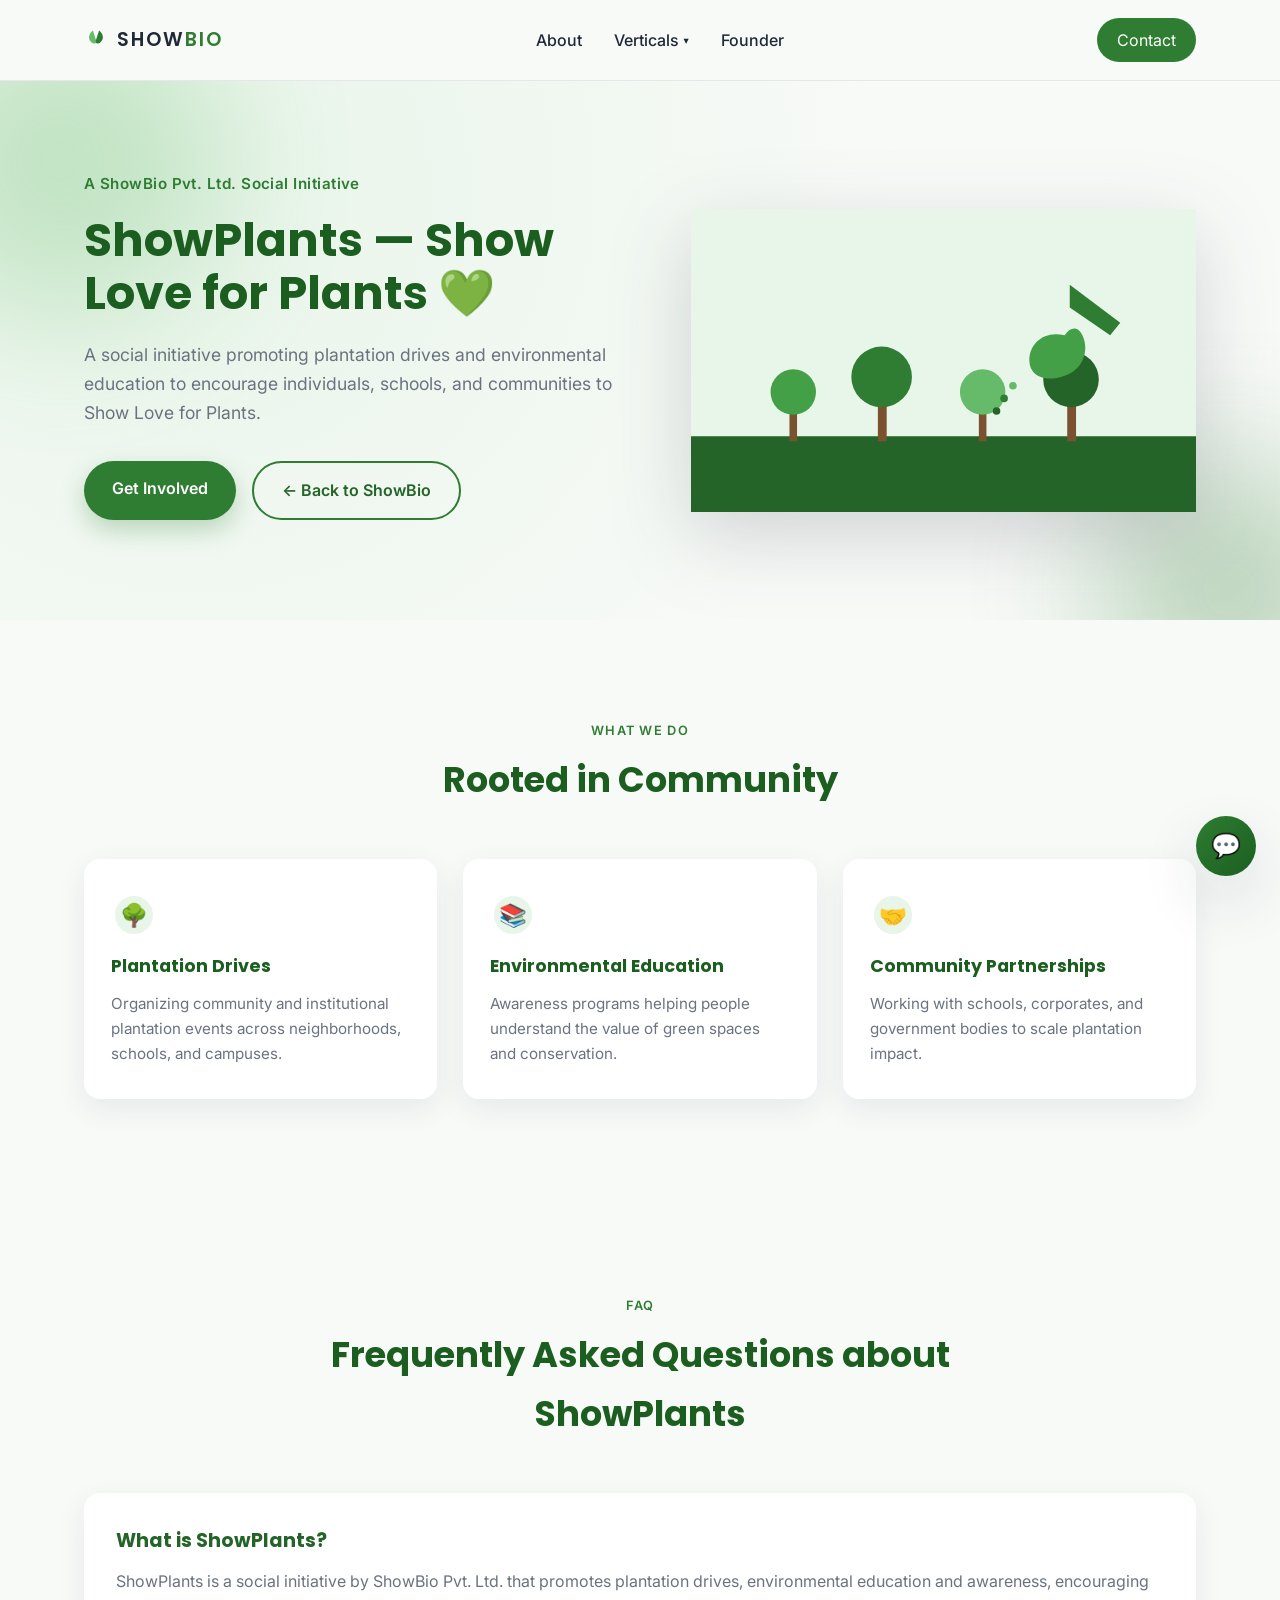
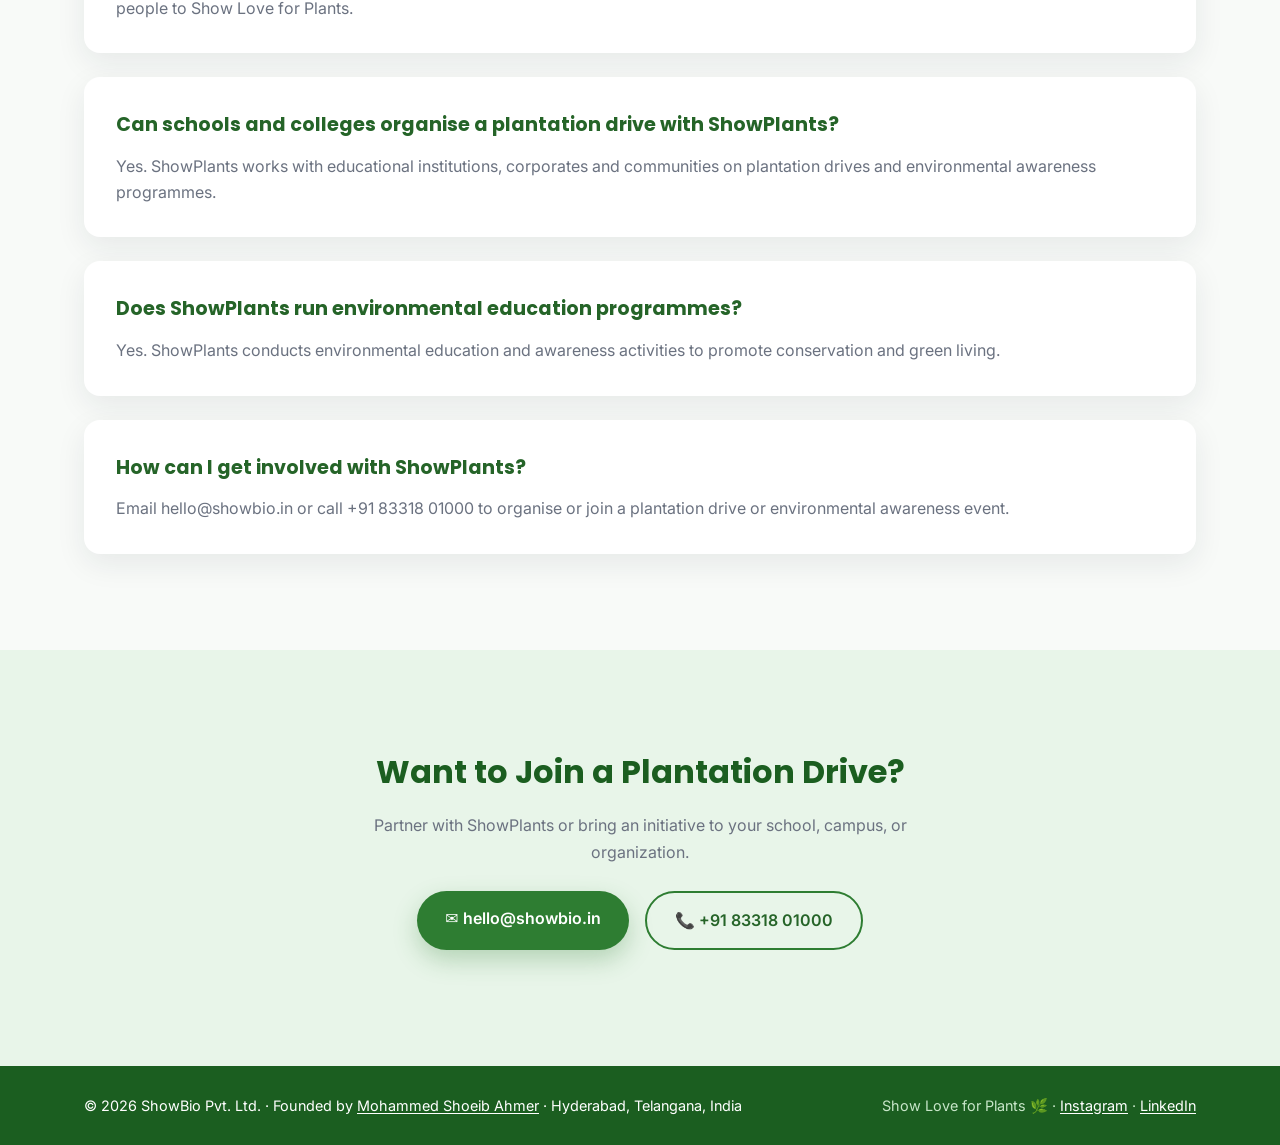
<file: showplants.html>
<!DOCTYPE html>
<html lang="en">
<head>
    <meta charset="UTF-8">
    <meta name="viewport" content="width=device-width, initial-scale=1.0">

    <title>ShowPlants | Show Love for Plants | ShowBio Pvt. Ltd.</title>
    <meta name="description" content="ShowPlants is a social initiative by ShowBio Pvt. Ltd. promoting plantation drives and environmental education across India. Show Love for Plants.">
    <meta name="robots" content="index, follow">
    <link rel="canonical" href="https://showbio.in/showplants.html">

    <meta property="og:type" content="website">
    <meta property="og:title" content="ShowPlants | Show Love for Plants">
    <meta property="og:description" content="A social initiative promoting plantation drives and environmental education across India.">
    <meta property="og:url" content="https://showbio.in/showplants.html">
    <meta property="og:site_name" content="ShowBio Pvt. Ltd.">

    <meta property="og:locale" content="en_IN">
    <meta property="og:image" content="https://showbio.in/og-image.png">
    <meta property="og:image:width" content="1200">
    <meta property="og:image:height" content="630">
    <meta name="twitter:card" content="summary_large_image">
    <meta name="twitter:image" content="https://showbio.in/og-image.png">
    <meta name="theme-color" content="#2e7d32">

    <link rel="icon" type="image/png" sizes="48x48" href="/favicon-48.png">
    <link rel="icon" type="image/png" sizes="192x192" href="/favicon-192.png">
    <link rel="apple-touch-icon" href="/apple-touch-icon.png">

    <link rel="preconnect" href="https://fonts.googleapis.com">
    <link rel="preconnect" href="https://fonts.gstatic.com" crossorigin>
    <link href="https://fonts.googleapis.com/css2?family=Poppins:wght@600;700;800&family=Inter:wght@400;500;600&display=swap" rel="stylesheet">

    <link rel="stylesheet" href="style.css">
<script type="application/ld+json">
    {
        "@context": "https://schema.org",
        "@graph": [
            {
                "@type": "Service",
                "@id": "https://showbio.in/showplants.html#service",
                "name": "ShowPlants",
                "serviceType": "Plantation drives and environmental education",
                "description": "ShowPlants is a social initiative by ShowBio Pvt. Ltd. promoting plantation drives and environmental education across India.",
                "url": "https://showbio.in/showplants.html",
                "areaServed": { "@type": "Country", "name": "India" },
                "provider": {
                    "@type": "Organization",
                    "@id": "https://showbio.in/#organization",
                    "name": "ShowBio Pvt. Ltd.",
                    "url": "https://showbio.in/",
                    "founder": { "@type": "Person", "@id": "https://showbio.in/mohammed-shoeib-ahmer.html#person", "name": "Mohammed Shoeib Ahmer" }
                }
            },
            {
                "@type": "BreadcrumbList",
                "itemListElement": [
                    { "@type": "ListItem", "position": 1, "name": "ShowBio", "item": "https://showbio.in/" },
                    { "@type": "ListItem", "position": 2, "name": "ShowPlants", "item": "https://showbio.in/showplants.html" }
                ]
            }
            ,{
                "@type": "FAQPage",
                "mainEntity": [
                    { "@type": "Question", "name": "What is ShowPlants?", "acceptedAnswer": { "@type": "Answer", "text": "ShowPlants is a social initiative by ShowBio Pvt. Ltd. that promotes plantation drives, environmental education and awareness, encouraging people to Show Love for Plants." } },
                    { "@type": "Question", "name": "Can schools and colleges organise a plantation drive with ShowPlants?", "acceptedAnswer": { "@type": "Answer", "text": "Yes. ShowPlants works with educational institutions, corporates and communities on plantation drives and environmental awareness programmes." } },
                    { "@type": "Question", "name": "Does ShowPlants run environmental education programmes?", "acceptedAnswer": { "@type": "Answer", "text": "Yes. ShowPlants conducts environmental education and awareness activities to promote conservation and green living." } },
                    { "@type": "Question", "name": "How can I get involved with ShowPlants?", "acceptedAnswer": { "@type": "Answer", "text": "Email hello@showbio.in or call +91 83318 01000 to organise or join a plantation drive or environmental awareness event." } }
                ]
            }
        ]
    }
    </script>
</head>
<body>

    <a href="#main" class="skip-link">Skip to content</a>

    <header class="site-header">
        <nav class="navbar container">
            <a href="/" class="logo-mark" aria-label="ShowBio home">
                <svg class="leaf-icon" viewBox="0 0 24 24" aria-hidden="true">
                    <path d="M12 2 C6 4 4 10 8 14 C10 16 12 15 12 12 C12 9 12 5 12 2Z" fill="#66bb6a" transform="rotate(-18 12 12)"/>
                    <path d="M12 2 C18 4 20 10 16 14 C14 16 12 15 12 12 C12 9 12 5 12 2Z" fill="#2e7d32" transform="rotate(18 12 12)"/>
                </svg>
                <span class="logo-word">SHOW<span class="logo-accent">BIO</span></span>
            </a>
            <ul class="nav-links" id="navLinks">
                <li><a href="/#about">About</a></li>
                <li class="has-dropdown">
                    <button class="dropdown-toggle" aria-haspopup="true" aria-expanded="false">Verticals <span class="chevron" aria-hidden="true">&#9662;</span></button>
                    <ul class="dropdown-menu">
                        <li><a href="showbageecha.html">🌿 ShowBageecha</a></li>
                        <li><a href="plantomart.html">🪴 Plantomart</a></li>
                        <li><a href="ai-robotics.html">🤖 AI &amp; Robotics</a></li>
                        <li><a href="showplants.html">💚 ShowPlants</a></li>
                    </ul>
                </li>
                <li><a href="mohammed-shoeib-ahmer.html">Founder</a></li>
                <li class="nav-contact-mobile"><a href="/#contact" class="btn-nav">Contact</a></li>
            </ul>
            <div class="nav-right">
                <a href="/#contact" class="btn-nav desktop-cta">Contact</a>
                <button class="nav-toggle" id="navToggle" aria-label="Toggle navigation" aria-expanded="false">
                    <span></span><span></span><span></span>
                </button>
            </div>
        </nav>
    </header>

    <main id="main">
        <section class="hero" style="padding: 90px 0 70px;">
            <div class="hero-blob blob-1" aria-hidden="true"></div>
            <div class="hero-blob blob-2" aria-hidden="true"></div>
            <div class="container hero-grid">
                <div class="hero-content reveal">
                    <p class="eyebrow">A ShowBio Pvt. Ltd. Social Initiative</p>
                    <h1>ShowPlants &mdash; Show Love for Plants 💚</h1>
                    <p class="hero-sub">
                        A social initiative promoting plantation drives and environmental education
                        to encourage individuals, schools, and communities to Show Love for Plants.
                    </p>
                    <div class="hero-cta">
                        <a href="/#contact" class="btn btn-primary">Get Involved</a>
                        <a href="/" class="btn btn-outline">&larr; Back to ShowBio</a>
                    </div>
                </div>
                <div class="hero-media reveal">
                    <img src="img-plantation.svg" alt="Illustration of a plantation drive with a row of young saplings" width="400" height="240">
                </div>
            </div>
        </section>

        <section class="section about">
            <div class="container">
                <div class="section-heading reveal">
                    <span class="tag">What We Do</span>
                    <h2>Rooted in Community</h2>
                </div>
                <div class="card-grid">
                    <article class="feature-card reveal">
                        <div class="icon-badge">🌳</div>
                        <h3>Plantation Drives</h3>
                        <p>Organizing community and institutional plantation events across neighborhoods, schools, and campuses.</p>
                    </article>
                    <article class="feature-card reveal">
                        <div class="icon-badge">📚</div>
                        <h3>Environmental Education</h3>
                        <p>Awareness programs helping people understand the value of green spaces and conservation.</p>
                    </article>
                    <article class="feature-card reveal">
                        <div class="icon-badge">🤝</div>
                        <h3>Community Partnerships</h3>
                        <p>Working with schools, corporates, and government bodies to scale plantation impact.</p>
                    </article>
                </div>
            </div>
        </section>

        <section id="faq" class="section about">
            <div class="container">
                <div class="section-heading reveal">
                    <span class="tag">FAQ</span>
                    <h2>Frequently Asked Questions about ShowPlants</h2>
                </div>
                <div class="about-grid">
                    <article class="about-card reveal">
                        <h3>What is ShowPlants?</h3>
                        <p>ShowPlants is a social initiative by ShowBio Pvt. Ltd. that promotes plantation drives, environmental education and awareness, encouraging people to Show Love for Plants.</p>
                    </article>
                    <article class="about-card reveal">
                        <h3>Can schools and colleges organise a plantation drive with ShowPlants?</h3>
                        <p>Yes. ShowPlants works with educational institutions, corporates and communities on plantation drives and environmental awareness programmes.</p>
                    </article>
                    <article class="about-card reveal">
                        <h3>Does ShowPlants run environmental education programmes?</h3>
                        <p>Yes. ShowPlants conducts environmental education and awareness activities to promote conservation and green living.</p>
                    </article>
                    <article class="about-card reveal">
                        <h3>How can I get involved with ShowPlants?</h3>
                        <p>Email hello@showbio.in or call +91 83318 01000 to organise or join a plantation drive or environmental awareness event.</p>
                    </article>
                </div>
            </div>
        </section>
        <section class="section contact">
            <div class="container contact-inner reveal">
                <h2>Want to Join a Plantation Drive?</h2>
                <p>Partner with ShowPlants or bring an initiative to your school, campus, or organization.</p>
                <div class="contact-actions">
                    <a href="mailto:hello@showbio.in" class="btn btn-primary">✉ hello@showbio.in</a>
                    <a href="tel:+918331801000" class="btn btn-outline">📞 +91 83318 01000</a>
                </div>
            </div>
        </section>
    </main>

    <footer class="site-footer">
        <div class="container footer-inner">
            <p>&copy; 2026 ShowBio Pvt. Ltd. &middot; Founded by <a href="mohammed-shoeib-ahmer.html">Mohammed Shoeib Ahmer</a> &middot; Hyderabad, Telangana, India</p>
            <p class="footer-tag">Show Love for Plants 🌿 &middot; <a href="https://www.instagram.com/showbio.official/" target="_blank" rel="noopener">Instagram</a> &middot; <a href="https://www.linkedin.com/company/showbio-pvt-ltd/" target="_blank" rel="noopener">LinkedIn</a></p>
        </div>
    </footer>

    <div class="chatbot" id="chatbot">
        <button class="chatbot-toggle" id="chatbotToggle" aria-label="Open ShowBio Assistant chat" aria-expanded="false">💬</button>
        <div class="chatbot-panel" id="chatbotPanel" role="dialog" aria-label="ShowBio Assistant chat" hidden>
            <div class="chatbot-header">
                <div>
                    <strong>ShowBio Assistant</strong>
                    <span>Usually replies instantly</span>
                </div>
                <button class="chatbot-close" id="chatbotClose" aria-label="Close chat">&times;</button>
            </div>
            <div class="chatbot-messages" id="chatbotMessages">
                <div class="chatbot-msg bot">👋 Hi! I'm the ShowBio Assistant. Pick a topic below to get started.</div>
            </div>
            <div class="chatbot-quick-replies" id="chatbotQuickReplies">
                <button data-topic="services">Services</button>
                <button data-topic="mentorship">Mentorship</button>
                <button data-topic="agri">Agri</button>
                <button data-topic="startup">Startup Support</button>
                <button data-topic="appointment">Book an Appointment</button>
                <button data-topic="contact">Contact Us</button>
            </div>
        </div>
    </div>

    <script src="script.js"></script>
</body>
</html>
</file>
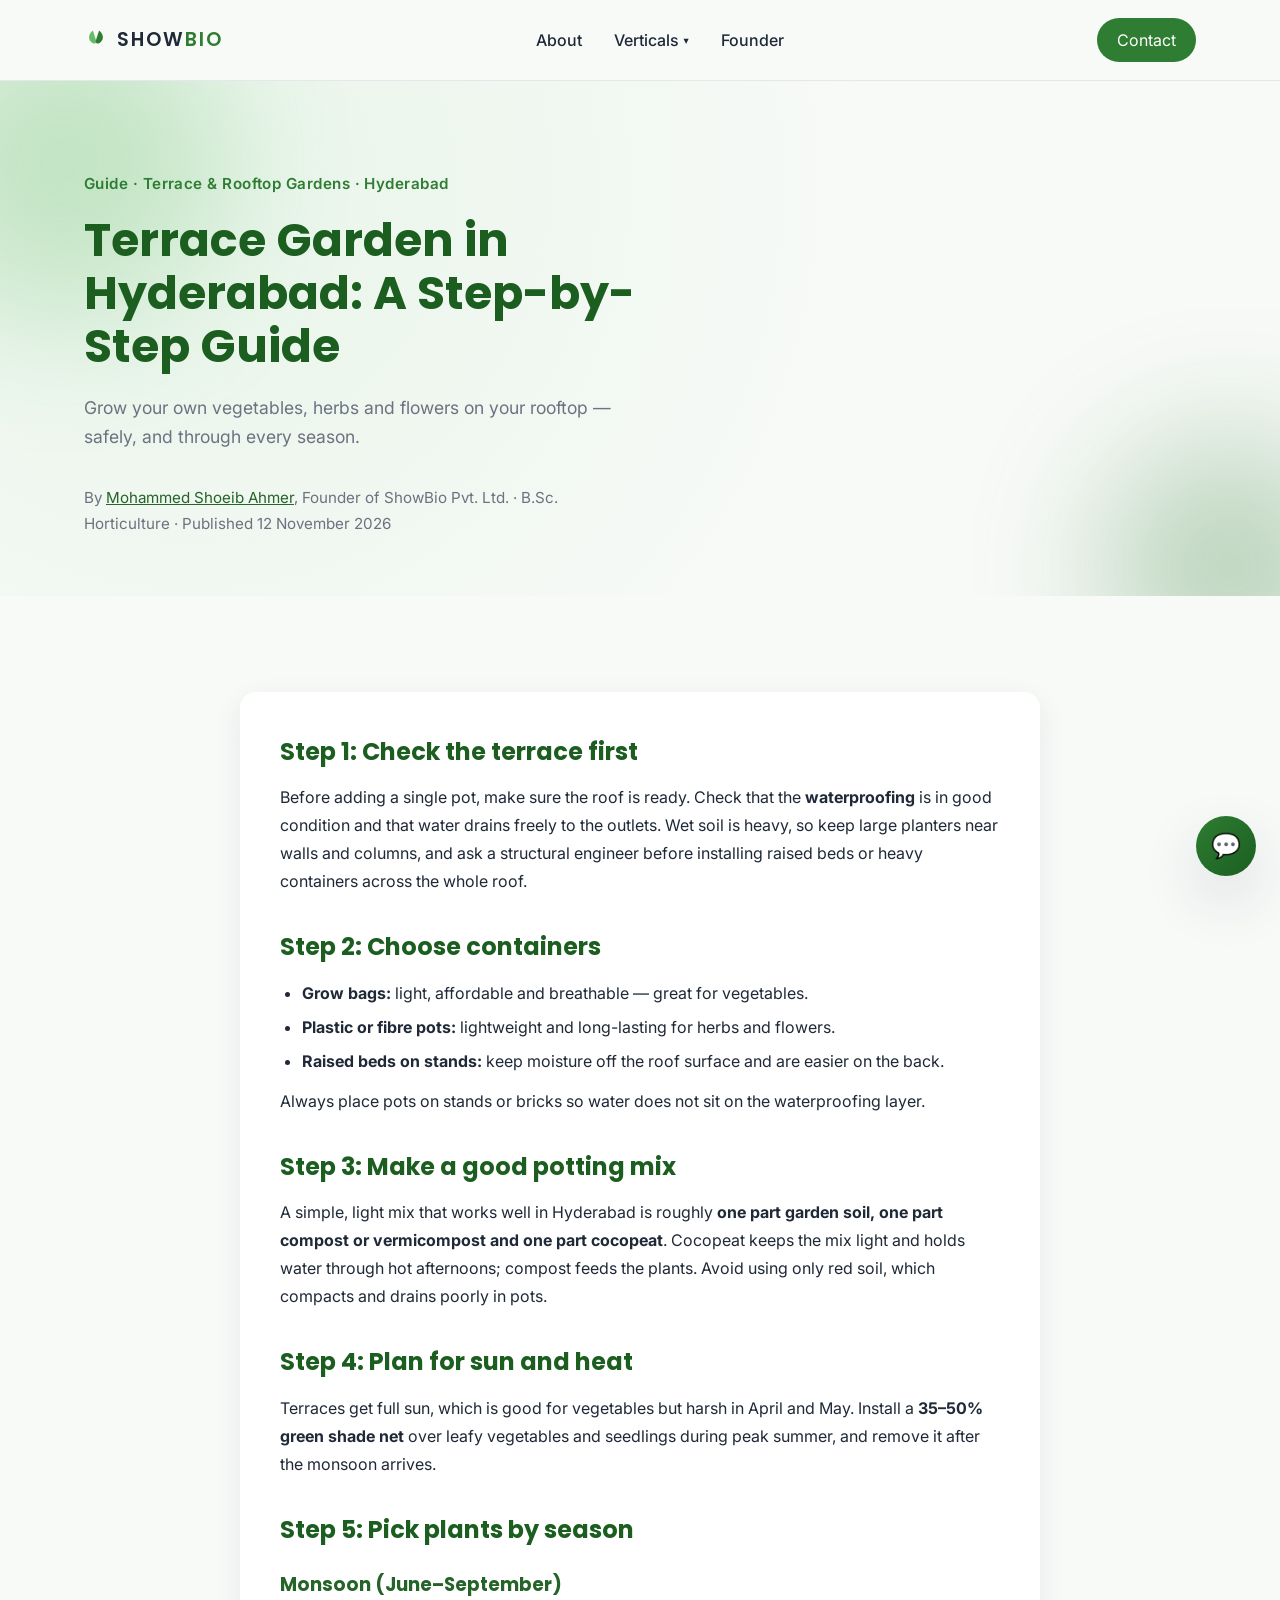
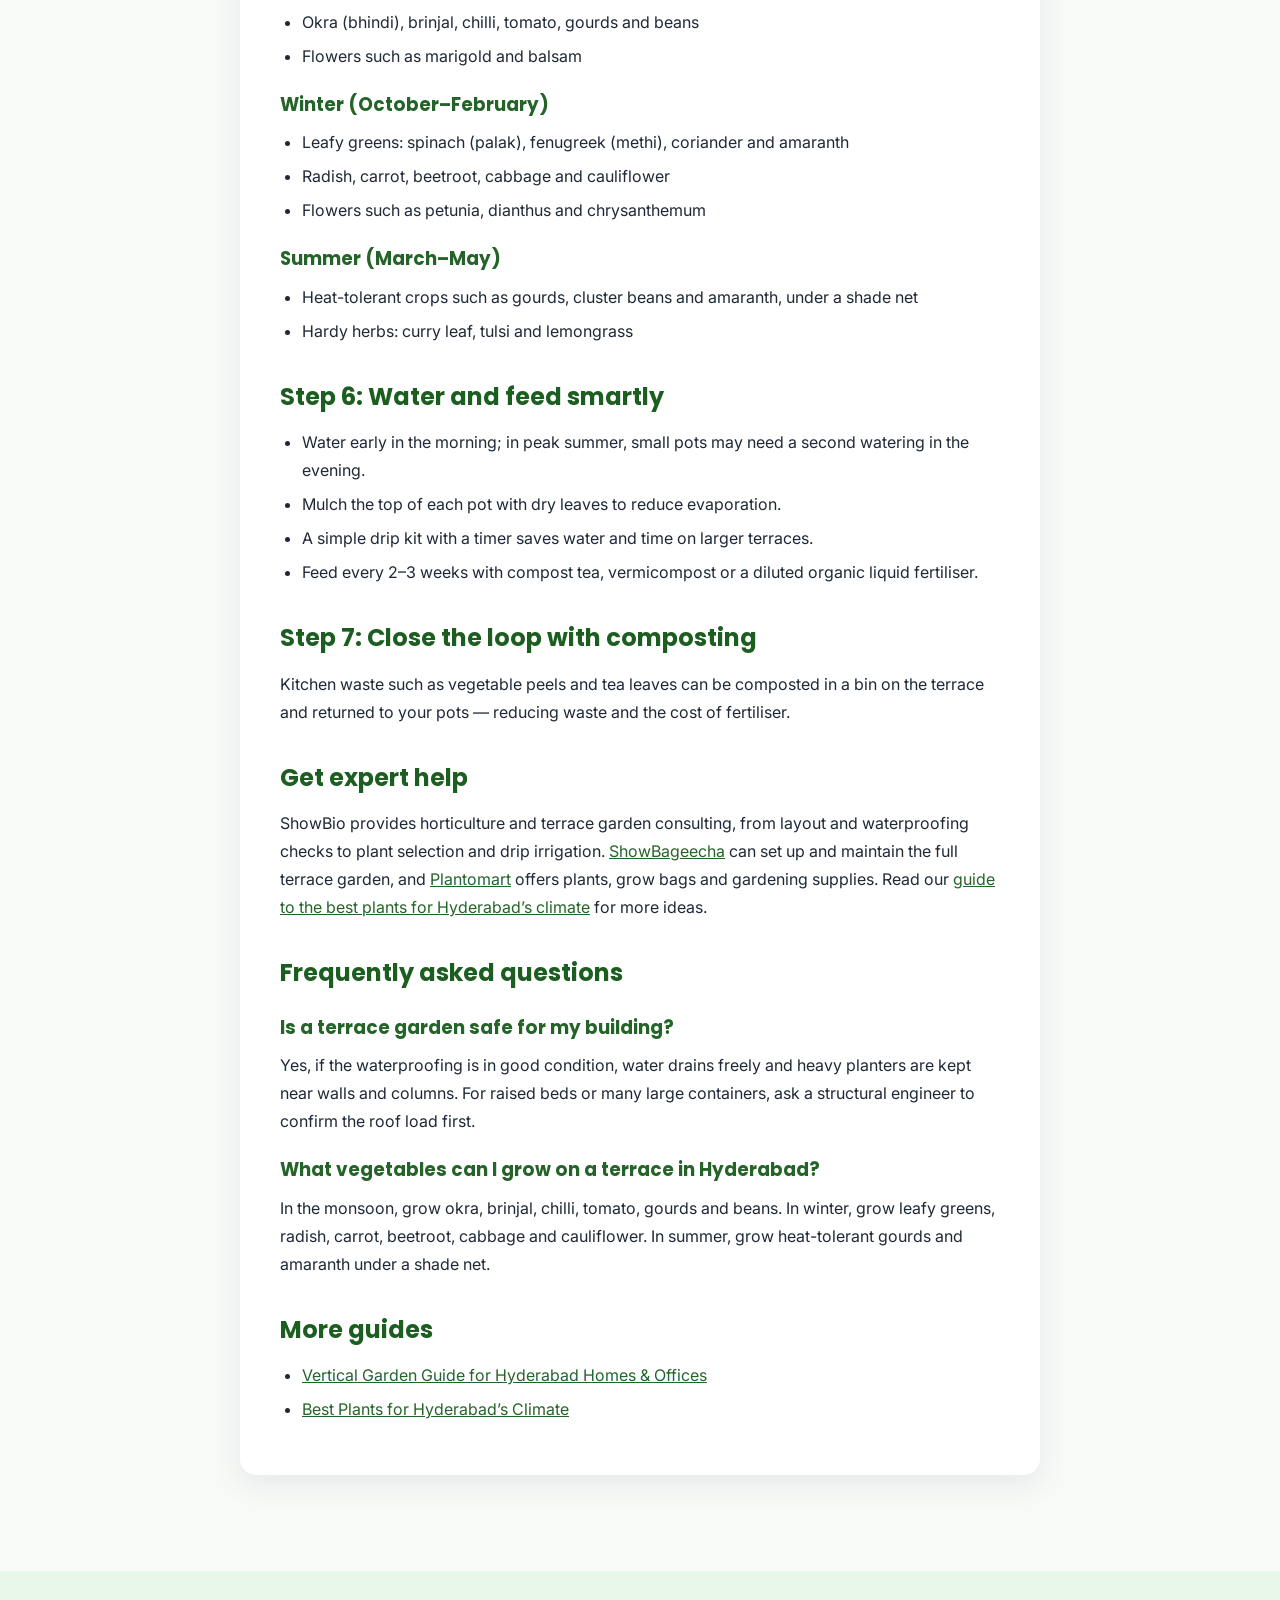
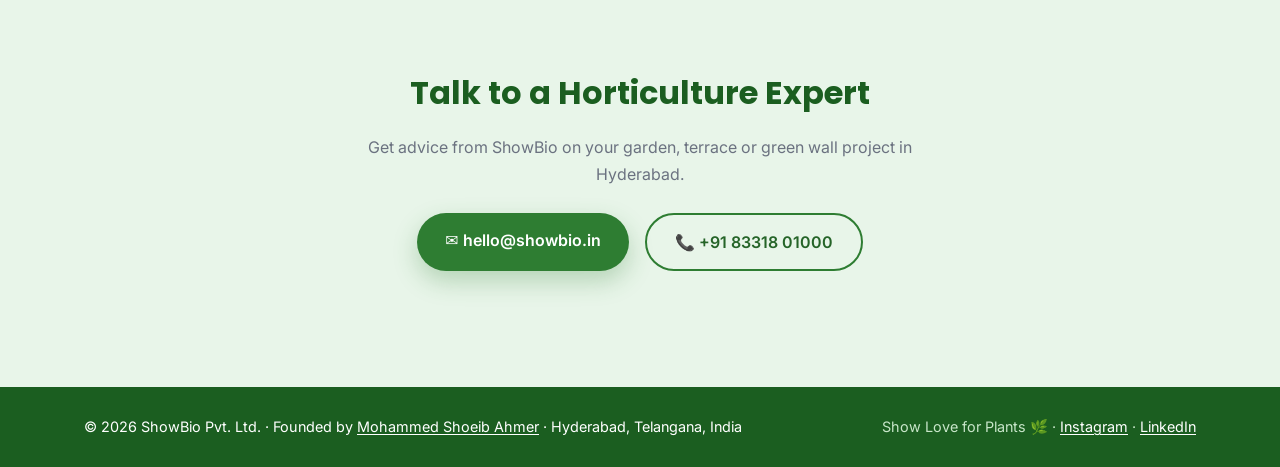
<file: terrace-garden-guide-hyderabad.html>
<!DOCTYPE html>
<html lang="en">
<head>
    <meta charset="UTF-8">
    <meta name="viewport" content="width=device-width, initial-scale=1.0">

    <title>Terrace Garden in Hyderabad: A Step-by-Step Guide | ShowBio</title>
    <meta name="description" content="Start a terrace or rooftop garden in Hyderabad: waterproofing, containers, potting mix, shade nets, what vegetables to grow each season and watering tips. Guide by Mohammed Shoeib Ahmer.">
    <meta name="author" content="Mohammed Shoeib Ahmer">
    <meta name="robots" content="index, follow, max-image-preview:large">
    <link rel="canonical" href="https://showbio.in/terrace-garden-guide-hyderabad.html">

    <meta property="og:type" content="article">
    <meta property="og:locale" content="en_IN">
    <meta property="og:title" content="Terrace Garden in Hyderabad: A Step-by-Step Guide">
    <meta property="og:description" content="Start a terrace or rooftop garden in Hyderabad: waterproofing, containers, potting mix, shade nets, what vegetables to grow each season and watering tips. Guide by Mohammed Shoeib Ahmer.">
    <meta property="og:url" content="https://showbio.in/terrace-garden-guide-hyderabad.html">
    <meta property="og:site_name" content="ShowBio Pvt. Ltd.">
    <meta property="og:image" content="https://showbio.in/og-image.png">
    <meta property="og:image:width" content="1200">
    <meta property="og:image:height" content="630">
    <meta property="article:published_time" content="2026-11-12">
    <meta property="article:author" content="https://showbio.in/mohammed-shoeib-ahmer.html">
    <meta name="twitter:card" content="summary_large_image">
    <meta name="twitter:image" content="https://showbio.in/og-image.png">
    <meta name="theme-color" content="#2e7d32">

    <link rel="icon" type="image/png" sizes="48x48" href="/favicon-48.png">
    <link rel="icon" type="image/png" sizes="192x192" href="/favicon-192.png">
    <link rel="apple-touch-icon" href="/apple-touch-icon.png">

    <link rel="preconnect" href="https://fonts.googleapis.com">
    <link rel="preconnect" href="https://fonts.gstatic.com" crossorigin>
    <link href="https://fonts.googleapis.com/css2?family=Poppins:wght@600;700;800&family=Inter:wght@400;500;600&display=swap" rel="stylesheet">

    <link rel="stylesheet" href="style.css">
    <style>
        .guide-body { max-width: 800px; margin: 0 auto; background: var(--white); padding: 40px; border-radius: var(--radius); box-shadow: var(--shadow); }
        .guide-body h2 { color: var(--green-900); font-size: 1.5rem; margin: 32px 0 12px; }
        .guide-body h2:first-child { margin-top: 0; }
        .guide-body h3 { color: var(--green-700); font-size: 1.15rem; margin: 20px 0 8px; }
        .guide-body p, .guide-body li { color: var(--ink); line-height: 1.75; }
        .guide-body p { margin-bottom: 12px; }
        .guide-body ul { padding-left: 22px; margin-bottom: 12px; list-style: disc; }
        .guide-body li { margin-bottom: 6px; }
        .guide-body a { color: var(--green-700); text-decoration: underline; }
        .guide-meta { color: var(--muted); font-size: 0.95rem; margin-top: 12px; }
        .guide-meta a { color: var(--green-700); text-decoration: underline; }
        @media (max-width: 640px) { .guide-body { padding: 24px; } }
    </style>

    <script type="application/ld+json">
    {
        "@context": "https://schema.org",
        "@graph": [
            {
                "@type": "Article",
                "@id": "https://showbio.in/terrace-garden-guide-hyderabad.html#article",
                "headline": "Terrace Garden in Hyderabad: A Step-by-Step Guide",
                "description": "Start a terrace or rooftop garden in Hyderabad: waterproofing, containers, potting mix, shade nets, what vegetables to grow each season and watering tips. Guide by Mohammed Shoeib Ahmer.",
                "url": "https://showbio.in/terrace-garden-guide-hyderabad.html",
                "mainEntityOfPage": "https://showbio.in/terrace-garden-guide-hyderabad.html",
                "image": "https://showbio.in/og-image.png",
                "inLanguage": "en-IN",
                "datePublished": "2026-11-12",
                "dateModified": "2026-11-12",
                "author": {
                    "@type": "Person",
                    "@id": "https://showbio.in/mohammed-shoeib-ahmer.html#person",
                    "name": "Mohammed Shoeib Ahmer",
                    "url": "https://showbio.in/mohammed-shoeib-ahmer.html",
                    "jobTitle": "Founder & Professional Agriculture, Horticulture and Sustainability Consultant"
                },
                "publisher": {
                    "@type": "Organization",
                    "@id": "https://showbio.in/#organization",
                    "name": "ShowBio Pvt. Ltd.",
                    "url": "https://showbio.in/",
                    "logo": { "@type": "ImageObject", "url": "https://showbio.in/favicon-192.png" }
                }
            },
            {
                "@type": "BreadcrumbList",
                "itemListElement": [
                    { "@type": "ListItem", "position": 1, "name": "ShowBio", "item": "https://showbio.in/" },
                    { "@type": "ListItem", "position": 2, "name": "Guides", "item": "https://showbio.in/#guides" },
                    { "@type": "ListItem", "position": 3, "name": "Terrace Garden in Hyderabad: A Step-by-Step Guide", "item": "https://showbio.in/terrace-garden-guide-hyderabad.html" }
                ]
            },
            {
                "@type": "FAQPage",
                "mainEntity": [
                    { "@type": "Question", "name": "Is a terrace garden safe for my building?", "acceptedAnswer": { "@type": "Answer", "text": "Yes, if the waterproofing is in good condition, water drains freely and heavy planters are kept near walls and columns. For raised beds or many large containers, ask a structural engineer to confirm the roof load first." } },
                    { "@type": "Question", "name": "What vegetables can I grow on a terrace in Hyderabad?", "acceptedAnswer": { "@type": "Answer", "text": "In the monsoon, grow okra, brinjal, chilli, tomato, gourds and beans. In winter, grow leafy greens, radish, carrot, beetroot, cabbage and cauliflower. In summer, grow heat-tolerant gourds and amaranth under a shade net." } }
                ]
            }
        ]
    }
    </script>
</head>
<body>
    <a href="#main" class="skip-link">Skip to content</a>

    <header class="site-header">
        <nav class="navbar container">
            <a href="/" class="logo-mark" aria-label="ShowBio home">
                <svg class="leaf-icon" viewBox="0 0 24 24" aria-hidden="true">
                    <path d="M12 2 C6 4 4 10 8 14 C10 16 12 15 12 12 C12 9 12 5 12 2Z" fill="#66bb6a" transform="rotate(-18 12 12)"/>
                    <path d="M12 2 C18 4 20 10 16 14 C14 16 12 15 12 12 C12 9 12 5 12 2Z" fill="#2e7d32" transform="rotate(18 12 12)"/>
                </svg>
                <span class="logo-word">SHOW<span class="logo-accent">BIO</span></span>
            </a>
            <ul class="nav-links" id="navLinks">
                <li><a href="/#about">About</a></li>
                <li class="has-dropdown">
                    <button class="dropdown-toggle" aria-haspopup="true" aria-expanded="false">Verticals <span class="chevron" aria-hidden="true">&#9662;</span></button>
                    <ul class="dropdown-menu">
                        <li><a href="showbageecha.html">🌿 ShowBageecha</a></li>
                        <li><a href="plantomart.html">🪴 Plantomart</a></li>
                        <li><a href="ai-robotics.html">🤖 AI &amp; Robotics</a></li>
                        <li><a href="showplants.html">💚 ShowPlants</a></li>
                    </ul>
                </li>
                <li><a href="mohammed-shoeib-ahmer.html">Founder</a></li>
                <li class="nav-contact-mobile"><a href="/#contact" class="btn-nav">Contact</a></li>
            </ul>
            <div class="nav-right">
                <a href="/#contact" class="btn-nav desktop-cta">Contact</a>
                <button class="nav-toggle" id="navToggle" aria-label="Toggle navigation" aria-expanded="false">
                    <span></span><span></span><span></span>
                </button>
            </div>
        </nav>
    </header>

    <main id="main">
        <section class="hero" style="padding: 90px 0 60px;">
            <div class="hero-blob blob-1" aria-hidden="true"></div>
            <div class="hero-blob blob-2" aria-hidden="true"></div>
            <div class="container">
                <div class="hero-content reveal">
                    <p class="eyebrow">Guide &middot; Terrace &amp; Rooftop Gardens &middot; Hyderabad</p>
                    <h1>Terrace Garden in Hyderabad: A Step-by-Step Guide</h1>
                    <p class="hero-sub">Grow your own vegetables, herbs and flowers on your rooftop &mdash; safely, and through every season.</p>
                    <p class="guide-meta">By <a href="mohammed-shoeib-ahmer.html">Mohammed Shoeib Ahmer</a>, Founder of ShowBio Pvt. Ltd. &middot; B.Sc. Horticulture &middot; Published 12 November 2026</p>
                </div>
            </div>
        </section>

        <section class="section about">
            <div class="container">
                <article class="guide-body">
                <h2>Step 1: Check the terrace first</h2>
                <p>Before adding a single pot, make sure the roof is ready. Check that the <strong>waterproofing</strong> is in good condition and that water drains freely to the outlets. Wet soil is heavy, so keep large planters near walls and columns, and ask a structural engineer before installing raised beds or heavy containers across the whole roof.</p>

                <h2>Step 2: Choose containers</h2>
                <ul>
                    <li><strong>Grow bags:</strong> light, affordable and breathable &mdash; great for vegetables.</li>
                    <li><strong>Plastic or fibre pots:</strong> lightweight and long-lasting for herbs and flowers.</li>
                    <li><strong>Raised beds on stands:</strong> keep moisture off the roof surface and are easier on the back.</li>
                </ul>
                <p>Always place pots on stands or bricks so water does not sit on the waterproofing layer.</p>

                <h2>Step 3: Make a good potting mix</h2>
                <p>A simple, light mix that works well in Hyderabad is roughly <strong>one part garden soil, one part compost or vermicompost and one part cocopeat</strong>. Cocopeat keeps the mix light and holds water through hot afternoons; compost feeds the plants. Avoid using only red soil, which compacts and drains poorly in pots.</p>

                <h2>Step 4: Plan for sun and heat</h2>
                <p>Terraces get full sun, which is good for vegetables but harsh in April and May. Install a <strong>35&ndash;50% green shade net</strong> over leafy vegetables and seedlings during peak summer, and remove it after the monsoon arrives.</p>

                <h2>Step 5: Pick plants by season</h2>
                <h3>Monsoon (June&ndash;September)</h3>
                <ul>
                    <li>Okra (bhindi), brinjal, chilli, tomato, gourds and beans</li>
                    <li>Flowers such as marigold and balsam</li>
                </ul>
                <h3>Winter (October&ndash;February)</h3>
                <ul>
                    <li>Leafy greens: spinach (palak), fenugreek (methi), coriander and amaranth</li>
                    <li>Radish, carrot, beetroot, cabbage and cauliflower</li>
                    <li>Flowers such as petunia, dianthus and chrysanthemum</li>
                </ul>
                <h3>Summer (March&ndash;May)</h3>
                <ul>
                    <li>Heat-tolerant crops such as gourds, cluster beans and amaranth, under a shade net</li>
                    <li>Hardy herbs: curry leaf, tulsi and lemongrass</li>
                </ul>

                <h2>Step 6: Water and feed smartly</h2>
                <ul>
                    <li>Water early in the morning; in peak summer, small pots may need a second watering in the evening.</li>
                    <li>Mulch the top of each pot with dry leaves to reduce evaporation.</li>
                    <li>A simple drip kit with a timer saves water and time on larger terraces.</li>
                    <li>Feed every 2&ndash;3 weeks with compost tea, vermicompost or a diluted organic liquid fertiliser.</li>
                </ul>

                <h2>Step 7: Close the loop with composting</h2>
                <p>Kitchen waste such as vegetable peels and tea leaves can be composted in a bin on the terrace and returned to your pots &mdash; reducing waste and the cost of fertiliser.</p>

                <h2>Get expert help</h2>
                <p>ShowBio provides horticulture and terrace garden consulting, from layout and waterproofing checks to plant selection and drip irrigation. <a href="showbageecha.html">ShowBageecha</a> can set up and maintain the full terrace garden, and <a href="plantomart.html">Plantomart</a> offers plants, grow bags and gardening supplies. Read our <a href="best-plants-for-hyderabad-climate.html">guide to the best plants for Hyderabad&rsquo;s climate</a> for more ideas.</p>

                <h2>Frequently asked questions</h2>
                <h3>Is a terrace garden safe for my building?</h3>
                <p>Yes, if the waterproofing is in good condition, water drains freely and heavy planters are kept near walls and columns. For raised beds or many large containers, ask a structural engineer to confirm the roof load first.</p>
                <h3>What vegetables can I grow on a terrace in Hyderabad?</h3>
                <p>In the monsoon, grow okra, brinjal, chilli, tomato, gourds and beans. In winter, grow leafy greens, radish, carrot, beetroot, cabbage and cauliflower. In summer, grow heat-tolerant gourds and amaranth under a shade net.</p>

                <h2>More guides</h2>
                <ul>
                    <li><a href="vertical-garden-guide-hyderabad.html">Vertical Garden Guide for Hyderabad Homes &amp; Offices</a></li>
                    <li><a href="best-plants-for-hyderabad-climate.html">Best Plants for Hyderabad&rsquo;s Climate</a></li>
                </ul>
                </article>
            </div>
        </section>

        <section class="section contact">
            <div class="container contact-inner reveal">
                <h2>Talk to a Horticulture Expert</h2>
                <p>Get advice from ShowBio on your garden, terrace or green wall project in Hyderabad.</p>
                <div class="contact-actions">
                    <a href="mailto:hello@showbio.in" class="btn btn-primary">✉ hello@showbio.in</a>
                    <a href="tel:+918331801000" class="btn btn-outline">📞 +91 83318 01000</a>
                </div>
            </div>
        </section>
    </main>

    <footer class="site-footer">
        <div class="container footer-inner">
            <p>&copy; 2026 ShowBio Pvt. Ltd. &middot; Founded by <a href="mohammed-shoeib-ahmer.html">Mohammed Shoeib Ahmer</a> &middot; Hyderabad, Telangana, India</p>
            <p class="footer-tag">Show Love for Plants 🌿 &middot; <a href="https://www.instagram.com/showbio.official/" target="_blank" rel="noopener">Instagram</a> &middot; <a href="https://www.linkedin.com/company/showbio-pvt-ltd/" target="_blank" rel="noopener">LinkedIn</a></p>
        </div>
    </footer>

    <div class="chatbot" id="chatbot">
        <button class="chatbot-toggle" id="chatbotToggle" aria-label="Open ShowBio Assistant chat" aria-expanded="false">💬</button>
        <div class="chatbot-panel" id="chatbotPanel" role="dialog" aria-label="ShowBio Assistant chat" hidden>
            <div class="chatbot-header">
                <div>
                    <strong>ShowBio Assistant</strong>
                    <span>Usually replies instantly</span>
                </div>
                <button class="chatbot-close" id="chatbotClose" aria-label="Close chat">&times;</button>
            </div>
            <div class="chatbot-messages" id="chatbotMessages">
                <div class="chatbot-msg bot">👋 Hi! I'm the ShowBio Assistant. Pick a topic below to get started.</div>
            </div>
            <div class="chatbot-quick-replies" id="chatbotQuickReplies">
                <button data-topic="services">Services</button>
                <button data-topic="mentorship">Mentorship</button>
                <button data-topic="agri">Agri</button>
                <button data-topic="startup">Startup Support</button>
                <button data-topic="appointment">Book an Appointment</button>
                <button data-topic="contact">Contact Us</button>
            </div>
        </div>
    </div>

    <script src="script.js"></script>
</body>
</html>
</file>
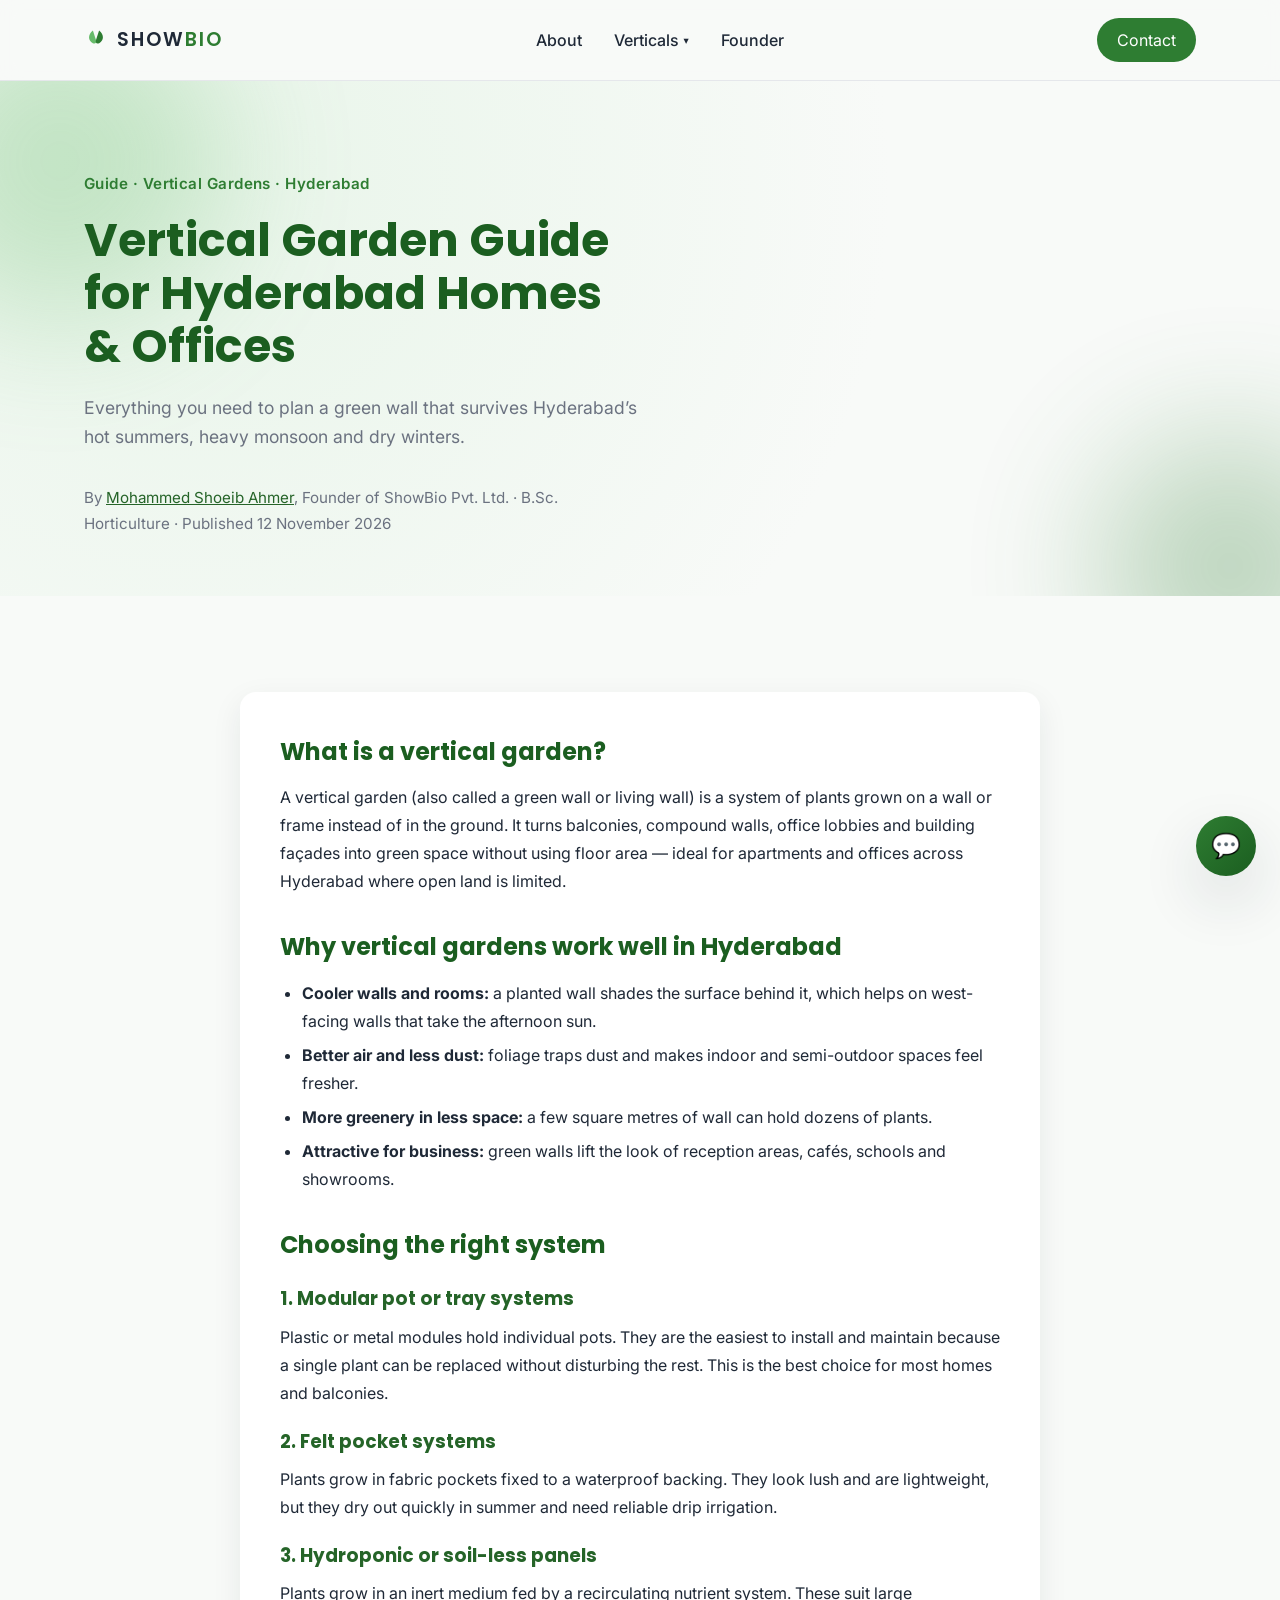
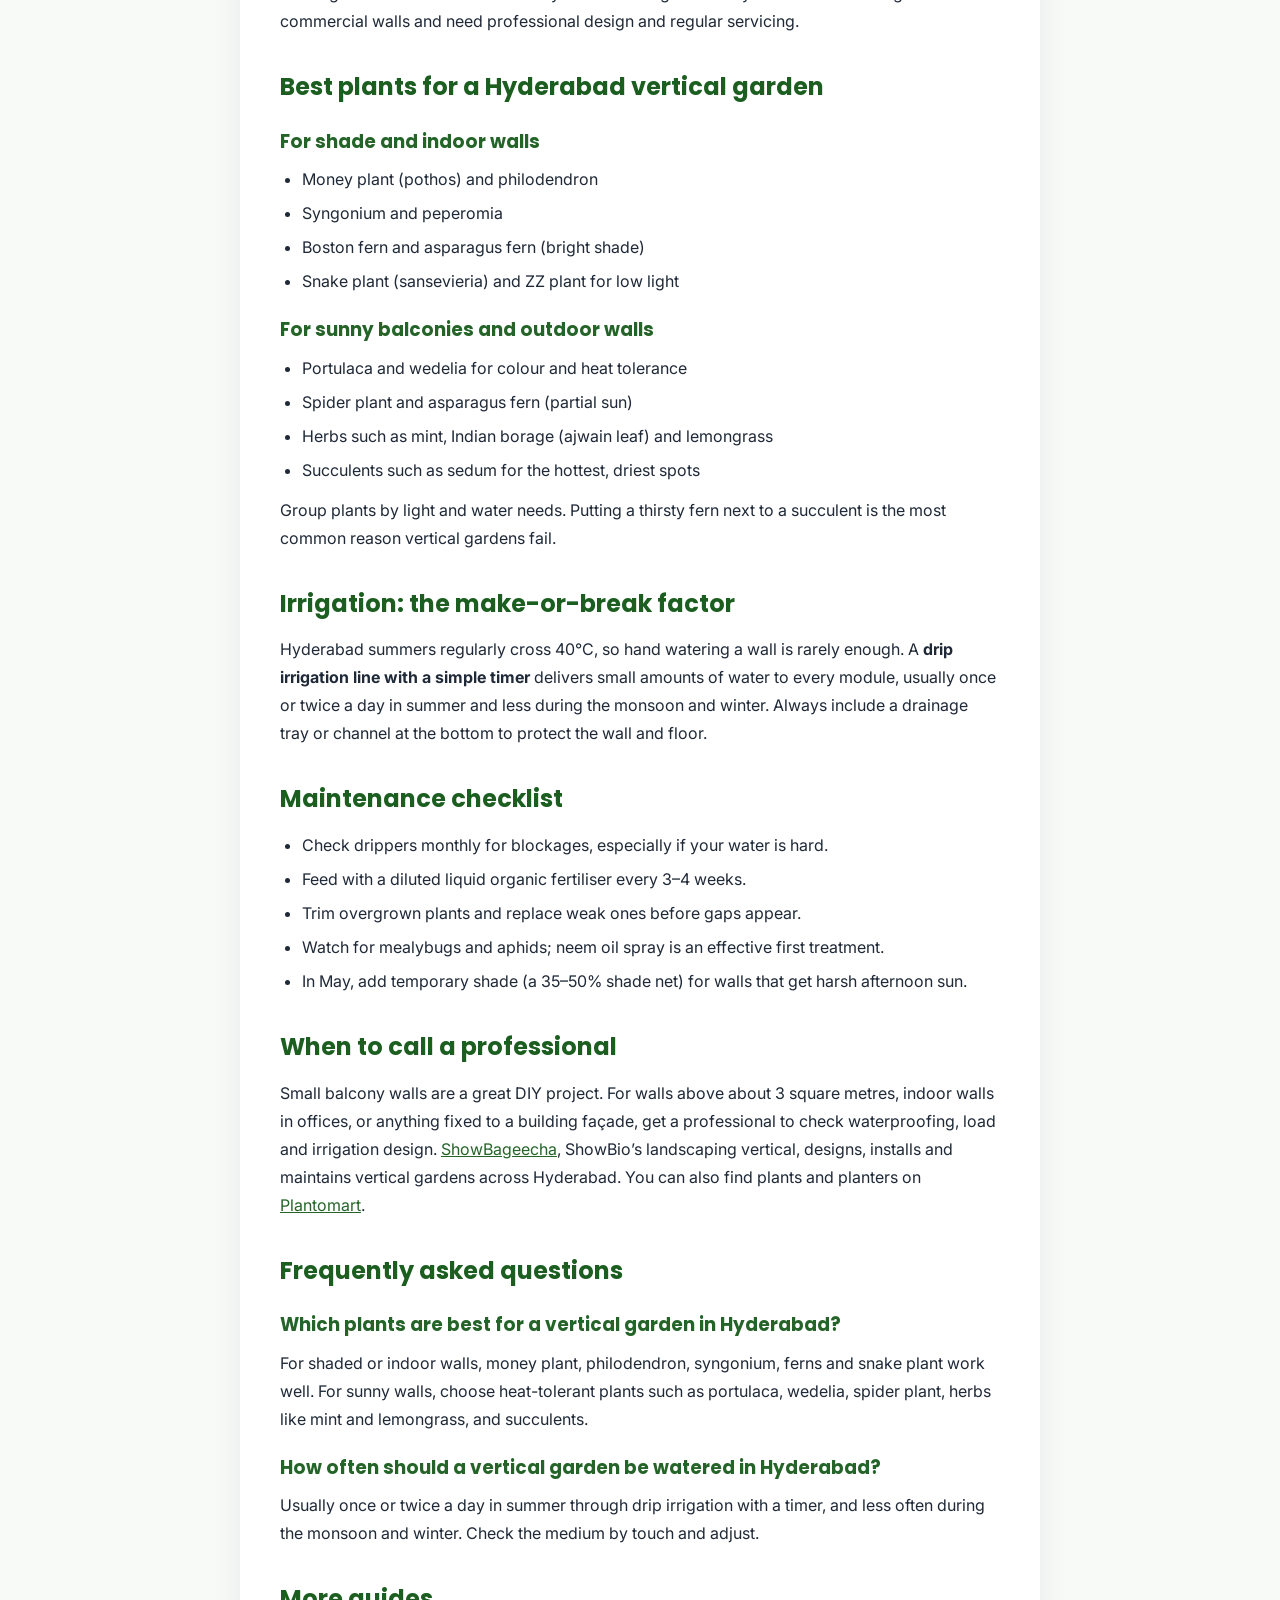
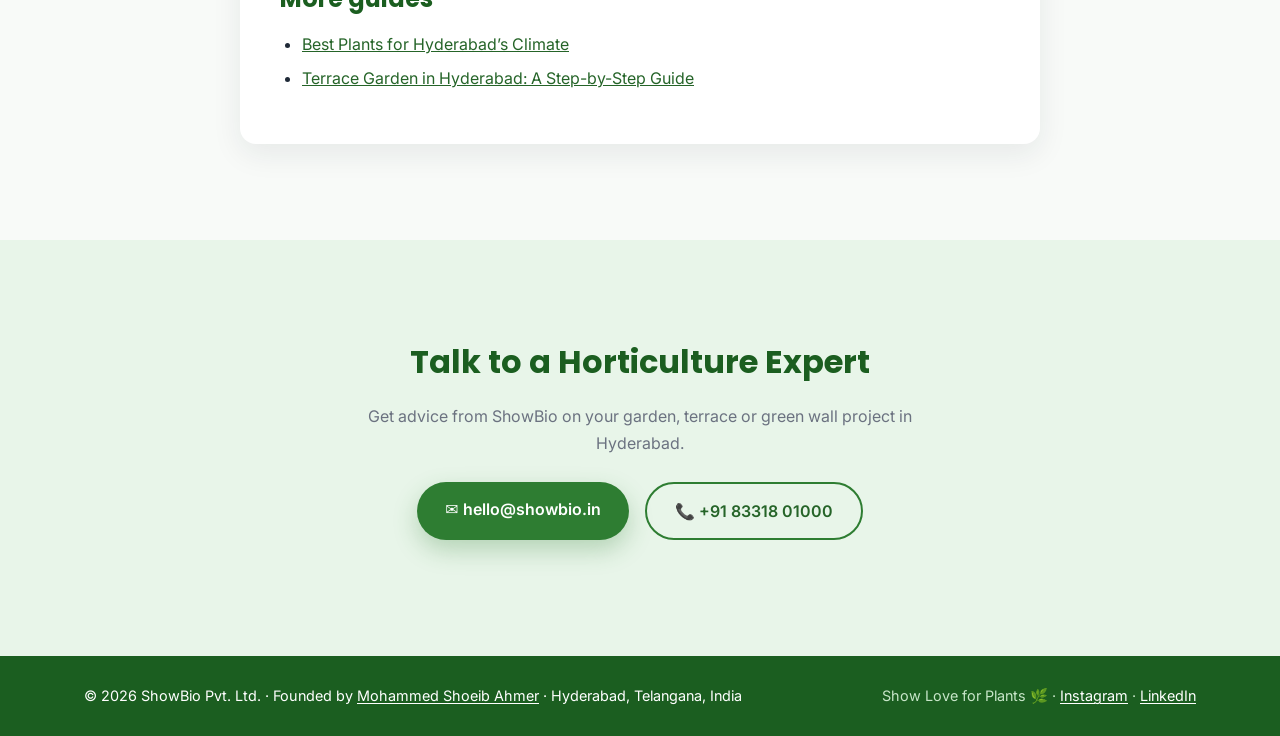
<file: vertical-garden-guide-hyderabad.html>
<!DOCTYPE html>
<html lang="en">
<head>
    <meta charset="UTF-8">
    <meta name="viewport" content="width=device-width, initial-scale=1.0">

    <title>Vertical Garden Guide for Hyderabad Homes &amp; Offices | ShowBio</title>
    <meta name="description" content="How to plan a vertical garden in Hyderabad: system types, the best plants for sun and shade, drip irrigation and maintenance. Expert guide by ShowBio founder Mohammed Shoeib Ahmer.">
    <meta name="author" content="Mohammed Shoeib Ahmer">
    <meta name="robots" content="index, follow, max-image-preview:large">
    <link rel="canonical" href="https://showbio.in/vertical-garden-guide-hyderabad.html">

    <meta property="og:type" content="article">
    <meta property="og:locale" content="en_IN">
    <meta property="og:title" content="Vertical Garden Guide for Hyderabad Homes &amp; Offices">
    <meta property="og:description" content="How to plan a vertical garden in Hyderabad: system types, the best plants for sun and shade, drip irrigation and maintenance. Expert guide by ShowBio founder Mohammed Shoeib Ahmer.">
    <meta property="og:url" content="https://showbio.in/vertical-garden-guide-hyderabad.html">
    <meta property="og:site_name" content="ShowBio Pvt. Ltd.">
    <meta property="og:image" content="https://showbio.in/og-image.png">
    <meta property="og:image:width" content="1200">
    <meta property="og:image:height" content="630">
    <meta property="article:published_time" content="2026-11-12">
    <meta property="article:author" content="https://showbio.in/mohammed-shoeib-ahmer.html">
    <meta name="twitter:card" content="summary_large_image">
    <meta name="twitter:image" content="https://showbio.in/og-image.png">
    <meta name="theme-color" content="#2e7d32">

    <link rel="icon" type="image/png" sizes="48x48" href="/favicon-48.png">
    <link rel="icon" type="image/png" sizes="192x192" href="/favicon-192.png">
    <link rel="apple-touch-icon" href="/apple-touch-icon.png">

    <link rel="preconnect" href="https://fonts.googleapis.com">
    <link rel="preconnect" href="https://fonts.gstatic.com" crossorigin>
    <link href="https://fonts.googleapis.com/css2?family=Poppins:wght@600;700;800&family=Inter:wght@400;500;600&display=swap" rel="stylesheet">

    <link rel="stylesheet" href="style.css">
    <style>
        .guide-body { max-width: 800px; margin: 0 auto; background: var(--white); padding: 40px; border-radius: var(--radius); box-shadow: var(--shadow); }
        .guide-body h2 { color: var(--green-900); font-size: 1.5rem; margin: 32px 0 12px; }
        .guide-body h2:first-child { margin-top: 0; }
        .guide-body h3 { color: var(--green-700); font-size: 1.15rem; margin: 20px 0 8px; }
        .guide-body p, .guide-body li { color: var(--ink); line-height: 1.75; }
        .guide-body p { margin-bottom: 12px; }
        .guide-body ul { padding-left: 22px; margin-bottom: 12px; list-style: disc; }
        .guide-body li { margin-bottom: 6px; }
        .guide-body a { color: var(--green-700); text-decoration: underline; }
        .guide-meta { color: var(--muted); font-size: 0.95rem; margin-top: 12px; }
        .guide-meta a { color: var(--green-700); text-decoration: underline; }
        @media (max-width: 640px) { .guide-body { padding: 24px; } }
    </style>

    <script type="application/ld+json">
    {
        "@context": "https://schema.org",
        "@graph": [
            {
                "@type": "Article",
                "@id": "https://showbio.in/vertical-garden-guide-hyderabad.html#article",
                "headline": "Vertical Garden Guide for Hyderabad Homes \u0026 Offices",
                "description": "How to plan a vertical garden in Hyderabad: system types, the best plants for sun and shade, drip irrigation and maintenance. Expert guide by ShowBio founder Mohammed Shoeib Ahmer.",
                "url": "https://showbio.in/vertical-garden-guide-hyderabad.html",
                "mainEntityOfPage": "https://showbio.in/vertical-garden-guide-hyderabad.html",
                "image": "https://showbio.in/og-image.png",
                "inLanguage": "en-IN",
                "datePublished": "2026-11-12",
                "dateModified": "2026-11-12",
                "author": {
                    "@type": "Person",
                    "@id": "https://showbio.in/mohammed-shoeib-ahmer.html#person",
                    "name": "Mohammed Shoeib Ahmer",
                    "url": "https://showbio.in/mohammed-shoeib-ahmer.html",
                    "jobTitle": "Founder & Professional Agriculture, Horticulture and Sustainability Consultant"
                },
                "publisher": {
                    "@type": "Organization",
                    "@id": "https://showbio.in/#organization",
                    "name": "ShowBio Pvt. Ltd.",
                    "url": "https://showbio.in/",
                    "logo": { "@type": "ImageObject", "url": "https://showbio.in/favicon-192.png" }
                }
            },
            {
                "@type": "BreadcrumbList",
                "itemListElement": [
                    { "@type": "ListItem", "position": 1, "name": "ShowBio", "item": "https://showbio.in/" },
                    { "@type": "ListItem", "position": 2, "name": "Guides", "item": "https://showbio.in/#guides" },
                    { "@type": "ListItem", "position": 3, "name": "Vertical Garden Guide for Hyderabad Homes \u0026 Offices", "item": "https://showbio.in/vertical-garden-guide-hyderabad.html" }
                ]
            },
            {
                "@type": "FAQPage",
                "mainEntity": [
                    { "@type": "Question", "name": "Which plants are best for a vertical garden in Hyderabad?", "acceptedAnswer": { "@type": "Answer", "text": "For shaded or indoor walls, money plant, philodendron, syngonium, ferns and snake plant work well. For sunny walls, choose heat-tolerant plants such as portulaca, wedelia, spider plant, herbs like mint and lemongrass, and succulents." } },
                    { "@type": "Question", "name": "How often should a vertical garden be watered in Hyderabad?", "acceptedAnswer": { "@type": "Answer", "text": "Usually once or twice a day in summer through drip irrigation with a timer, and less often during the monsoon and winter. Check the medium by touch and adjust." } }
                ]
            }
        ]
    }
    </script>
</head>
<body>
    <a href="#main" class="skip-link">Skip to content</a>

    <header class="site-header">
        <nav class="navbar container">
            <a href="/" class="logo-mark" aria-label="ShowBio home">
                <svg class="leaf-icon" viewBox="0 0 24 24" aria-hidden="true">
                    <path d="M12 2 C6 4 4 10 8 14 C10 16 12 15 12 12 C12 9 12 5 12 2Z" fill="#66bb6a" transform="rotate(-18 12 12)"/>
                    <path d="M12 2 C18 4 20 10 16 14 C14 16 12 15 12 12 C12 9 12 5 12 2Z" fill="#2e7d32" transform="rotate(18 12 12)"/>
                </svg>
                <span class="logo-word">SHOW<span class="logo-accent">BIO</span></span>
            </a>
            <ul class="nav-links" id="navLinks">
                <li><a href="/#about">About</a></li>
                <li class="has-dropdown">
                    <button class="dropdown-toggle" aria-haspopup="true" aria-expanded="false">Verticals <span class="chevron" aria-hidden="true">&#9662;</span></button>
                    <ul class="dropdown-menu">
                        <li><a href="showbageecha.html">🌿 ShowBageecha</a></li>
                        <li><a href="plantomart.html">🪴 Plantomart</a></li>
                        <li><a href="ai-robotics.html">🤖 AI &amp; Robotics</a></li>
                        <li><a href="showplants.html">💚 ShowPlants</a></li>
                    </ul>
                </li>
                <li><a href="mohammed-shoeib-ahmer.html">Founder</a></li>
                <li class="nav-contact-mobile"><a href="/#contact" class="btn-nav">Contact</a></li>
            </ul>
            <div class="nav-right">
                <a href="/#contact" class="btn-nav desktop-cta">Contact</a>
                <button class="nav-toggle" id="navToggle" aria-label="Toggle navigation" aria-expanded="false">
                    <span></span><span></span><span></span>
                </button>
            </div>
        </nav>
    </header>

    <main id="main">
        <section class="hero" style="padding: 90px 0 60px;">
            <div class="hero-blob blob-1" aria-hidden="true"></div>
            <div class="hero-blob blob-2" aria-hidden="true"></div>
            <div class="container">
                <div class="hero-content reveal">
                    <p class="eyebrow">Guide &middot; Vertical Gardens &middot; Hyderabad</p>
                    <h1>Vertical Garden Guide for Hyderabad Homes &amp; Offices</h1>
                    <p class="hero-sub">Everything you need to plan a green wall that survives Hyderabad&rsquo;s hot summers, heavy monsoon and dry winters.</p>
                    <p class="guide-meta">By <a href="mohammed-shoeib-ahmer.html">Mohammed Shoeib Ahmer</a>, Founder of ShowBio Pvt. Ltd. &middot; B.Sc. Horticulture &middot; Published 12 November 2026</p>
                </div>
            </div>
        </section>

        <section class="section about">
            <div class="container">
                <article class="guide-body">
                <h2>What is a vertical garden?</h2>
                <p>A vertical garden (also called a green wall or living wall) is a system of plants grown on a wall or frame instead of in the ground. It turns balconies, compound walls, office lobbies and building fa&ccedil;ades into green space without using floor area &mdash; ideal for apartments and offices across Hyderabad where open land is limited.</p>

                <h2>Why vertical gardens work well in Hyderabad</h2>
                <ul>
                    <li><strong>Cooler walls and rooms:</strong> a planted wall shades the surface behind it, which helps on west-facing walls that take the afternoon sun.</li>
                    <li><strong>Better air and less dust:</strong> foliage traps dust and makes indoor and semi-outdoor spaces feel fresher.</li>
                    <li><strong>More greenery in less space:</strong> a few square metres of wall can hold dozens of plants.</li>
                    <li><strong>Attractive for business:</strong> green walls lift the look of reception areas, caf&eacute;s, schools and showrooms.</li>
                </ul>

                <h2>Choosing the right system</h2>
                <h3>1. Modular pot or tray systems</h3>
                <p>Plastic or metal modules hold individual pots. They are the easiest to install and maintain because a single plant can be replaced without disturbing the rest. This is the best choice for most homes and balconies.</p>
                <h3>2. Felt pocket systems</h3>
                <p>Plants grow in fabric pockets fixed to a waterproof backing. They look lush and are lightweight, but they dry out quickly in summer and need reliable drip irrigation.</p>
                <h3>3. Hydroponic or soil-less panels</h3>
                <p>Plants grow in an inert medium fed by a recirculating nutrient system. These suit large commercial walls and need professional design and regular servicing.</p>

                <h2>Best plants for a Hyderabad vertical garden</h2>
                <h3>For shade and indoor walls</h3>
                <ul>
                    <li>Money plant (pothos) and philodendron</li>
                    <li>Syngonium and peperomia</li>
                    <li>Boston fern and asparagus fern (bright shade)</li>
                    <li>Snake plant (sansevieria) and ZZ plant for low light</li>
                </ul>
                <h3>For sunny balconies and outdoor walls</h3>
                <ul>
                    <li>Portulaca and wedelia for colour and heat tolerance</li>
                    <li>Spider plant and asparagus fern (partial sun)</li>
                    <li>Herbs such as mint, Indian borage (ajwain leaf) and lemongrass</li>
                    <li>Succulents such as sedum for the hottest, driest spots</li>
                </ul>
                <p>Group plants by light and water needs. Putting a thirsty fern next to a succulent is the most common reason vertical gardens fail.</p>

                <h2>Irrigation: the make-or-break factor</h2>
                <p>Hyderabad summers regularly cross 40&deg;C, so hand watering a wall is rarely enough. A <strong>drip irrigation line with a simple timer</strong> delivers small amounts of water to every module, usually once or twice a day in summer and less during the monsoon and winter. Always include a drainage tray or channel at the bottom to protect the wall and floor.</p>

                <h2>Maintenance checklist</h2>
                <ul>
                    <li>Check drippers monthly for blockages, especially if your water is hard.</li>
                    <li>Feed with a diluted liquid organic fertiliser every 3&ndash;4 weeks.</li>
                    <li>Trim overgrown plants and replace weak ones before gaps appear.</li>
                    <li>Watch for mealybugs and aphids; neem oil spray is an effective first treatment.</li>
                    <li>In May, add temporary shade (a 35&ndash;50% shade net) for walls that get harsh afternoon sun.</li>
                </ul>

                <h2>When to call a professional</h2>
                <p>Small balcony walls are a great DIY project. For walls above about 3 square metres, indoor walls in offices, or anything fixed to a building fa&ccedil;ade, get a professional to check waterproofing, load and irrigation design. <a href="showbageecha.html">ShowBageecha</a>, ShowBio&rsquo;s landscaping vertical, designs, installs and maintains vertical gardens across Hyderabad. You can also find plants and planters on <a href="plantomart.html">Plantomart</a>.</p>

                <h2>Frequently asked questions</h2>
                <h3>Which plants are best for a vertical garden in Hyderabad?</h3>
                <p>For shaded or indoor walls, money plant, philodendron, syngonium, ferns and snake plant work well. For sunny walls, choose heat-tolerant plants such as portulaca, wedelia, spider plant, herbs like mint and lemongrass, and succulents.</p>
                <h3>How often should a vertical garden be watered in Hyderabad?</h3>
                <p>Usually once or twice a day in summer through drip irrigation with a timer, and less often during the monsoon and winter. Check the medium by touch and adjust.</p>

                <h2>More guides</h2>
                <ul>
                    <li><a href="best-plants-for-hyderabad-climate.html">Best Plants for Hyderabad&rsquo;s Climate</a></li>
                    <li><a href="terrace-garden-guide-hyderabad.html">Terrace Garden in Hyderabad: A Step-by-Step Guide</a></li>
                </ul>
                </article>
            </div>
        </section>

        <section class="section contact">
            <div class="container contact-inner reveal">
                <h2>Talk to a Horticulture Expert</h2>
                <p>Get advice from ShowBio on your garden, terrace or green wall project in Hyderabad.</p>
                <div class="contact-actions">
                    <a href="mailto:hello@showbio.in" class="btn btn-primary">✉ hello@showbio.in</a>
                    <a href="tel:+918331801000" class="btn btn-outline">📞 +91 83318 01000</a>
                </div>
            </div>
        </section>
    </main>

    <footer class="site-footer">
        <div class="container footer-inner">
            <p>&copy; 2026 ShowBio Pvt. Ltd. &middot; Founded by <a href="mohammed-shoeib-ahmer.html">Mohammed Shoeib Ahmer</a> &middot; Hyderabad, Telangana, India</p>
            <p class="footer-tag">Show Love for Plants 🌿 &middot; <a href="https://www.instagram.com/showbio.official/" target="_blank" rel="noopener">Instagram</a> &middot; <a href="https://www.linkedin.com/company/showbio-pvt-ltd/" target="_blank" rel="noopener">LinkedIn</a></p>
        </div>
    </footer>

    <div class="chatbot" id="chatbot">
        <button class="chatbot-toggle" id="chatbotToggle" aria-label="Open ShowBio Assistant chat" aria-expanded="false">💬</button>
        <div class="chatbot-panel" id="chatbotPanel" role="dialog" aria-label="ShowBio Assistant chat" hidden>
            <div class="chatbot-header">
                <div>
                    <strong>ShowBio Assistant</strong>
                    <span>Usually replies instantly</span>
                </div>
                <button class="chatbot-close" id="chatbotClose" aria-label="Close chat">&times;</button>
            </div>
            <div class="chatbot-messages" id="chatbotMessages">
                <div class="chatbot-msg bot">👋 Hi! I'm the ShowBio Assistant. Pick a topic below to get started.</div>
            </div>
            <div class="chatbot-quick-replies" id="chatbotQuickReplies">
                <button data-topic="services">Services</button>
                <button data-topic="mentorship">Mentorship</button>
                <button data-topic="agri">Agri</button>
                <button data-topic="startup">Startup Support</button>
                <button data-topic="appointment">Book an Appointment</button>
                <button data-topic="contact">Contact Us</button>
            </div>
        </div>
    </div>

    <script src="script.js"></script>
</body>
</html>
</file>
<file: style.css>
:root {
    --green-950: #123d17;
    --green-900: #1b5e20;
    --green-700: #256428;
    --green-600: #2e7d32;
    --green-400: #66bb6a;
    --green-100: #e8f5e9;
    --cream: #f8faf8;
    --ink: #1f2937;
    --muted: #6b7280;
    --white: #ffffff;
    --border: #e5e7eb;
    --radius: 16px;
    --shadow: 0 10px 30px rgba(31, 41, 55, 0.08);
    --shadow-lg: 0 24px 60px rgba(31, 41, 55, 0.14);
    --font-heading: "Poppins", "Segoe UI", sans-serif;
    --font-body: "Inter", "Segoe UI", system-ui, sans-serif;
}

* { box-sizing: border-box; margin: 0; padding: 0; }

html { scroll-behavior: smooth; }

body {
    font-family: var(--font-body);
    color: var(--ink);
    background: var(--cream);
    line-height: 1.65;
    overflow-x: hidden;
}

h1, h2, h3 { font-family: var(--font-heading); }

.container {
    max-width: 1160px;
    margin: 0 auto;
    padding: 0 24px;
}

img { max-width: 100%; display: block; }

a { text-decoration: none; color: inherit; }

ul { list-style: none; }

.skip-link {
    position: absolute;
    left: -999px;
    top: 0;
    background: var(--green-700);
    color: var(--white);
    padding: 12px 20px;
    z-index: 1000;
    border-radius: 0 0 8px 0;
}

.skip-link:focus { left: 0; }

/* Header / Nav */
.site-header {
    position: sticky;
    top: 0;
    z-index: 100;
    background: rgba(248, 250, 248, 0.85);
    backdrop-filter: blur(10px);
    border-bottom: 1px solid var(--border);
    transition: box-shadow 0.25s ease, padding 0.25s ease;
}

.site-header.scrolled {
    box-shadow: 0 6px 24px rgba(31, 41, 55, 0.08);
}

.navbar {
    display: grid;
    grid-template-columns: auto 1fr auto;
    align-items: center;
    gap: 20px;
    padding: 18px 24px;
}

.logo-mark {
    display: inline-flex;
    align-items: center;
    gap: 9px;
}

.leaf-icon {
    width: 24px;
    height: 24px;
}

.logo-word {
    font-family: var(--font-heading);
    font-weight: 600;
    letter-spacing: 0.1em;
    font-size: 1.2rem;
    color: var(--ink);
}

.logo-accent { color: var(--green-600); }

.nav-links {
    display: flex;
    align-items: center;
    justify-content: center;
    gap: 32px;
    font-weight: 500;
    grid-column: 2;
}

.nav-links a {
    color: var(--ink);
    position: relative;
    transition: color 0.2s ease;
}

.nav-links a:not(.btn-nav)::after {
    content: "";
    position: absolute;
    left: 0;
    bottom: -4px;
    width: 0;
    height: 2px;
    background: var(--green-600);
    transition: width 0.2s ease;
}

.nav-links a:not(.btn-nav):hover::after { width: 100%; }

.nav-links a:hover { color: var(--green-600); }

.nav-links a.active { color: var(--green-600); }
.nav-links a.active::after { width: 100%; }

.nav-contact-mobile { display: none; }

/* Dropdown */
.has-dropdown { position: relative; }

.dropdown-toggle {
    display: inline-flex;
    align-items: center;
    gap: 5px;
    background: none;
    border: none;
    font: inherit;
    font-weight: 500;
    color: var(--ink);
    cursor: pointer;
    padding: 0;
}

.dropdown-toggle:hover { color: var(--green-600); }

.chevron {
    font-size: 0.65em;
    transition: transform 0.2s ease;
}

.has-dropdown.open .chevron,
.has-dropdown:hover .chevron { transform: rotate(180deg); }

.dropdown-menu {
    position: absolute;
    top: calc(100% + 18px);
    left: 50%;
    transform: translateX(-50%);
    background: var(--white);
    border-radius: 14px;
    box-shadow: var(--shadow-lg);
    padding: 10px;
    min-width: 210px;
    display: none;
    flex-direction: column;
    gap: 2px;
    z-index: 200;
}

.has-dropdown:hover .dropdown-menu,
.has-dropdown.open .dropdown-menu { display: flex; }

.dropdown-menu a {
    padding: 10px 14px;
    border-radius: 8px;
    font-weight: 500;
    font-size: 0.92rem;
    display: flex;
    align-items: center;
    gap: 8px;
    transition: background 0.15s ease, color 0.15s ease;
}

.dropdown-menu a:hover {
    background: var(--green-100);
    color: var(--green-700);
}

.nav-right {
    grid-column: 3;
    display: flex;
    align-items: center;
    gap: 16px;
    justify-self: end;
}

.btn-nav {
    background: var(--green-600);
    color: var(--white) !important;
    padding: 9px 20px;
    border-radius: 999px;
    transition: background 0.2s ease, transform 0.2s ease;
}

.btn-nav:hover { background: var(--green-700); transform: translateY(-1px); }

.nav-toggle {
    display: none;
    flex-direction: column;
    gap: 5px;
    background: none;
    border: none;
    cursor: pointer;
}

.nav-toggle span {
    width: 26px;
    height: 2px;
    background: var(--green-900);
}

/* Hero */
.hero {
    position: relative;
    background: radial-gradient(circle at 15% 20%, var(--green-100), var(--cream) 60%);
    padding: 100px 0;
    overflow: hidden;
}

.hero-blob {
    position: absolute;
    border-radius: 50%;
    filter: blur(70px);
    opacity: 0.3;
    z-index: 0;
    animation: float 8s ease-in-out infinite;
}

.blob-1 {
    width: 320px;
    height: 320px;
    background: var(--green-400);
    top: -80px;
    left: -100px;
}

.blob-2 {
    width: 260px;
    height: 260px;
    background: var(--green-600);
    bottom: -100px;
    right: -80px;
    animation-delay: -4s;
}

@keyframes float {
    0%, 100% { transform: translateY(0); }
    50% { transform: translateY(-24px); }
}

.hero-grid {
    position: relative;
    z-index: 1;
    display: grid;
    grid-template-columns: 1.05fr 0.95fr;
    align-items: center;
    gap: 48px;
}

.hero-content { max-width: 560px; }

.eyebrow {
    color: var(--green-600);
    font-weight: 600;
    letter-spacing: 0.03em;
    margin-bottom: 18px;
    font-size: 0.95rem;
}

.hero h1 {
    font-weight: 700;
    font-size: clamp(2rem, 3.6vw, 3.1rem);
    color: var(--green-900);
    line-height: 1.15;
    margin-bottom: 20px;
}

.text-gradient {
    background: linear-gradient(120deg, var(--green-600), var(--green-400));
    -webkit-background-clip: text;
    background-clip: text;
    color: transparent;
}

.hero-sub {
    color: var(--muted);
    font-size: 1.1rem;
    margin-bottom: 34px;
}

.hero-cta {
    display: flex;
    gap: 16px;
    flex-wrap: wrap;
    margin-bottom: 30px;
}

.hero-chips {
    display: flex;
    gap: 12px;
    flex-wrap: wrap;
}

.hero-chips span {
    background: var(--white);
    border: 1px solid var(--border);
    box-shadow: var(--shadow);
    border-radius: 999px;
    padding: 8px 16px;
    font-size: 0.85rem;
    color: var(--green-700);
    font-weight: 500;
}

.hero-media {
    position: relative;
    z-index: 1;
}

.hero-media img {
    width: 100%;
    height: auto;
    filter: drop-shadow(0 24px 40px rgba(31, 41, 55, 0.18));
}

.btn {
    display: inline-block;
    padding: 14px 28px;
    border-radius: 999px;
    font-weight: 600;
    transition: all 0.2s ease;
}

.btn-primary {
    background: var(--green-600);
    color: var(--white);
    box-shadow: 0 10px 24px rgba(46, 125, 50, 0.28);
}

.btn-primary:hover {
    background: var(--green-700);
    transform: translateY(-2px);
    box-shadow: 0 14px 30px rgba(46, 125, 50, 0.34);
}

.btn-outline {
    border: 2px solid var(--green-600);
    color: var(--green-700);
}

.btn-outline:hover {
    background: var(--green-100);
    transform: translateY(-2px);
}

/* Section shared */
.section { padding: 96px 0; }

.section-heading {
    text-align: center;
    max-width: 620px;
    margin: 0 auto 50px;
}

.tag {
    display: inline-block;
    color: var(--green-600);
    font-weight: 600;
    text-transform: uppercase;
    font-size: 0.8rem;
    letter-spacing: 0.1em;
    margin-bottom: 10px;
}

.section-heading h2 {
    font-weight: 700;
    font-size: 2.2rem;
    color: var(--green-900);
}

.section-sub {
    color: var(--muted);
    margin-top: 12px;
}

.section-heading.light .tag { color: var(--green-400); }
.section-heading.light h2 { color: var(--white); }

/* Reveal on scroll */
.reveal {
    opacity: 0;
    transform: translateY(24px);
    transition: opacity 0.6s ease, transform 0.6s ease;
}

.reveal.in-view {
    opacity: 1;
    transform: translateY(0);
}

/* About */
.about-split {
    display: grid;
    grid-template-columns: 0.85fr 1.15fr;
    gap: 40px;
    align-items: center;
    margin-bottom: 50px;
}

.about-media {
    background: var(--white);
    border-radius: var(--radius);
    box-shadow: var(--shadow);
    padding: 20px;
}

.about-grid {
    display: grid;
    grid-template-columns: 1fr;
    gap: 24px;
}

.about-card {
    background: var(--white);
    padding: 32px;
    border-radius: var(--radius);
    box-shadow: var(--shadow);
    transition: transform 0.25s ease, box-shadow 0.25s ease;
}

.about-card:hover {
    transform: translateY(-4px);
    box-shadow: var(--shadow-lg);
}

.about-card h3 {
    color: var(--green-700);
    margin-bottom: 12px;
    font-size: 1.2rem;
}

.about-card p { color: var(--muted); }

.facts-strip {
    display: grid;
    grid-template-columns: repeat(4, 1fr);
    gap: 20px;
    background: linear-gradient(135deg, var(--green-900), var(--green-950));
    border-radius: var(--radius);
    padding: 40px 20px;
}

.fact {
    text-align: center;
    color: var(--white);
    display: flex;
    flex-direction: column;
    gap: 4px;
}

.fact strong { font-size: 1.8rem; font-family: var(--font-heading); }
.fact span { color: var(--green-400); font-size: 0.9rem; }

/* Verticals */
.card-grid {
    display: grid;
    grid-template-columns: repeat(auto-fit, minmax(240px, 1fr));
    gap: 26px;
}

.vertical-card {
    background: var(--white);
    border-radius: var(--radius);
    box-shadow: var(--shadow);
    border: 1px solid transparent;
    transition: transform 0.25s ease, border-color 0.25s ease, box-shadow 0.25s ease;
    display: flex;
    flex-direction: column;
    overflow: hidden;
}

.vertical-card:hover {
    transform: translateY(-8px);
    border-color: var(--green-400);
    box-shadow: var(--shadow-lg);
}

.card-cover {
    aspect-ratio: 5 / 3;
    overflow: hidden;
}

.card-cover img {
    width: 100%;
    height: 100%;
    object-fit: cover;
    transition: transform 0.4s ease;
}

.vertical-card:hover .card-cover img { transform: scale(1.06); }

.vertical-card-body {
    padding: 26px 24px 28px;
    display: flex;
    flex-direction: column;
    flex-grow: 1;
}

.icon-badge {
    font-size: 1.4rem;
    margin-bottom: 14px;
    width: 46px;
    height: 46px;
    display: flex;
    align-items: center;
    justify-content: center;
    background: var(--green-100);
    border-radius: 50%;
    margin-top: -50px;
    border: 4px solid var(--white);
}

.vertical-card h3 {
    color: var(--green-900);
    margin-bottom: 10px;
    font-size: 1.1rem;
}

.vertical-card p {
    color: var(--muted);
    font-size: 0.95rem;
    margin-bottom: 18px;
    flex-grow: 1;
}

.card-link {
    color: var(--green-600);
    font-weight: 600;
    font-size: 0.9rem;
    transition: color 0.2s ease;
}

.card-link:hover { color: var(--green-700); text-decoration: underline; }

.card-link-row {
    display: flex;
    justify-content: space-between;
    gap: 12px;
}

.feature-card {
    background: var(--white);
    padding: 32px 26px;
    border-radius: var(--radius);
    box-shadow: var(--shadow);
    border: 1px solid transparent;
    transition: transform 0.25s ease, border-color 0.25s ease, box-shadow 0.25s ease;
}

.feature-card:hover {
    transform: translateY(-6px);
    border-color: var(--green-400);
    box-shadow: var(--shadow-lg);
}

.feature-card .icon-badge { margin-top: 0; }

.feature-card h3 {
    color: var(--green-900);
    margin-bottom: 10px;
    font-size: 1.1rem;
}

.feature-card p {
    color: var(--muted);
    font-size: 0.95rem;
}

/* Leadership */
.leader-card {
    background: var(--white);
    border-radius: var(--radius);
    box-shadow: var(--shadow);
    padding: 48px;
    display: grid;
    grid-template-columns: 170px 1fr;
    gap: 44px;
    align-items: start;
}

.leader-avatar-wrap {
    position: relative;
    width: 150px;
    height: 150px;
}

.leader-avatar-ring {
    position: absolute;
    inset: -10px;
    border-radius: 50%;
    background: conic-gradient(from 180deg, var(--green-400), var(--green-600), var(--green-900), var(--green-400));
    opacity: 0.25;
}

.leader-avatar {
    position: relative;
    width: 150px;
    height: 150px;
    border-radius: 50%;
    background: linear-gradient(135deg, var(--green-600), var(--green-900));
    color: var(--white);
    font-family: var(--font-heading);
    font-weight: 700;
    font-size: 2.3rem;
    display: flex;
    align-items: center;
    justify-content: center;
    letter-spacing: 0.05em;
    box-shadow: var(--shadow-lg);
}

.leader-body h3 {
    font-size: 1.45rem;
    color: var(--green-900);
    margin-bottom: 4px;
}

.leader-title {
    color: var(--green-600);
    font-weight: 600;
    margin-bottom: 18px;
}

.leader-body p {
    color: var(--muted);
    margin-bottom: 16px;
}

.leader-tags {
    display: flex;
    flex-wrap: wrap;
    gap: 10px;
    margin-top: 8px;
}

.leader-tags span {
    background: var(--green-100);
    color: var(--green-700);
    font-size: 0.82rem;
    font-weight: 600;
    padding: 6px 14px;
    border-radius: 999px;
}

/* Achievements (dark section) */
.achievements {
    background: linear-gradient(160deg, var(--green-900), var(--green-950));
}

.achievement-grid {
    display: grid;
    grid-template-columns: repeat(3, 1fr);
    gap: 24px;
}

.achievement-card {
    background: rgba(255, 255, 255, 0.06);
    border: 1px solid rgba(255, 255, 255, 0.12);
    border-radius: var(--radius);
    padding: 32px;
    color: var(--white);
    transition: transform 0.25s ease, background 0.25s ease;
}

.achievement-card:hover {
    transform: translateY(-6px);
    background: rgba(255, 255, 255, 0.1);
}

.badge { font-size: 1.8rem; margin-bottom: 14px; }

.achievement-card h3 {
    margin-bottom: 10px;
    font-size: 1.1rem;
}

.achievement-card p {
    color: rgba(255, 255, 255, 0.75);
    font-size: 0.95rem;
}

/* Impact / Future lists */
.impact-list, .future-list {
    max-width: 720px;
    margin: 0 auto;
    display: flex;
    flex-direction: column;
    gap: 16px;
}

.impact-list li, .future-list li {
    background: var(--white);
    border-left: 4px solid var(--green-600);
    border-radius: 10px;
    padding: 18px 22px;
    box-shadow: var(--shadow);
    color: var(--ink);
    transition: transform 0.2s ease, box-shadow 0.2s ease;
}

.impact-list li:hover, .future-list li:hover {
    transform: translateX(6px);
    box-shadow: var(--shadow-lg);
}

/* Contact */
.contact {
    background: var(--green-100);
    text-align: center;
}

.contact-inner { max-width: 600px; margin: 0 auto; }

.contact h2 {
    color: var(--green-900);
    font-size: 2rem;
    margin-bottom: 14px;
}

.contact p {
    color: var(--muted);
    margin-bottom: 26px;
}

.contact-actions {
    display: flex;
    gap: 16px;
    justify-content: center;
    flex-wrap: wrap;
    margin-bottom: 20px;
}

.contact address {
    font-style: normal;
    color: var(--muted);
    font-size: 0.9rem;
}

/* Footer */
.site-footer {
    background: var(--green-900);
    color: var(--white);
    padding: 28px 0;
}

.footer-inner {
    display: flex;
    justify-content: space-between;
    flex-wrap: wrap;
    gap: 8px;
    font-size: 0.9rem;
}

.footer-tag { color: #c8e6c9; }
.site-footer a { color: var(--white); text-decoration: underline; text-underline-offset: 2px; }
.site-footer a:hover, .site-footer a:focus-visible { color: #c8e6c9; }

/* Responsive */
@media (max-width: 980px) {
    .hero-grid {
        grid-template-columns: 1fr;
        text-align: center;
    }
    .hero-content { max-width: 100%; margin: 0 auto; }
    .hero-cta, .hero-chips { justify-content: center; }
    .hero-media { max-width: 420px; margin: 0 auto; }

    .about-split { grid-template-columns: 1fr; }
    .about-media { max-width: 420px; margin: 0 auto; }
}

@media (max-width: 900px) {
    .about-grid { grid-template-columns: 1fr 1fr; }
    .achievement-grid {
        grid-template-columns: 1fr 1fr;
    }
    .facts-strip { grid-template-columns: repeat(2, 1fr); }

    .leader-card {
        grid-template-columns: 1fr;
        text-align: center;
        justify-items: center;
    }

    .leader-tags { justify-content: center; }
}

@media (max-width: 640px) {
    .navbar { grid-template-columns: auto auto; }
    .nav-toggle { display: flex; }
    .desktop-cta { display: none; }

    .nav-links {
        position: absolute;
        top: 100%;
        left: 0;
        right: 0;
        background: var(--cream);
        flex-direction: column;
        align-items: flex-start;
        padding: 20px 24px;
        gap: 18px;
        display: none;
        border-bottom: 1px solid var(--border);
    }

    .nav-links.open { display: flex; }
    .nav-contact-mobile { display: block; }

    .has-dropdown { width: 100%; }

    .dropdown-toggle {
        width: 100%;
        justify-content: space-between;
        padding: 4px 0;
    }

    .dropdown-menu {
        position: static;
        transform: none;
        box-shadow: none;
        background: rgba(31, 41, 55, 0.04);
        display: none;
        margin-top: 6px;
        width: 100%;
    }

    .has-dropdown:hover .dropdown-menu { display: none; }
    .has-dropdown.open .dropdown-menu { display: flex; }

    .about-grid,
    .achievement-grid,
    .facts-strip {
        grid-template-columns: 1fr;
    }

    .footer-inner {
        flex-direction: column;
        text-align: center;
    }

    .leader-card { padding: 28px; }
}

/* Chatbot */
.chatbot {
    position: fixed;
    right: 24px;
    bottom: 24px;
    z-index: 300;
}

.chatbot-toggle {
    width: 60px;
    height: 60px;
    border-radius: 50%;
    background: linear-gradient(135deg, var(--green-600), var(--green-900));
    border: none;
    box-shadow: var(--shadow-lg);
    cursor: pointer;
    font-size: 1.5rem;
    display: flex;
    align-items: center;
    justify-content: center;
    color: var(--white);
    transition: transform 0.2s ease;
}

.chatbot-toggle:hover { transform: scale(1.07); }

.chatbot-panel {
    position: absolute;
    bottom: 76px;
    right: 0;
    width: 350px;
    max-width: calc(100vw - 48px);
    background: var(--white);
    border-radius: var(--radius);
    box-shadow: var(--shadow-lg);
    overflow: hidden;
    display: flex;
    flex-direction: column;
    border: 1px solid var(--border);
}

.chatbot-panel[hidden] { display: none; }

.chatbot-header {
    background: linear-gradient(135deg, var(--green-700), var(--green-900));
    color: var(--white);
    padding: 16px 18px;
    display: flex;
    justify-content: space-between;
    align-items: flex-start;
}

.chatbot-header strong {
    display: block;
    font-family: var(--font-heading);
    font-size: 1rem;
}

.chatbot-header span {
    font-size: 0.78rem;
    color: var(--green-400);
}

.chatbot-close {
    background: none;
    border: none;
    color: var(--white);
    font-size: 1.4rem;
    line-height: 1;
    cursor: pointer;
}

.chatbot-messages {
    padding: 16px;
    display: flex;
    flex-direction: column;
    gap: 10px;
    max-height: 320px;
    overflow-y: auto;
    background: var(--cream);
}

.chatbot-msg {
    max-width: 85%;
    padding: 10px 14px;
    border-radius: 14px;
    font-size: 0.88rem;
    line-height: 1.5;
}

.chatbot-msg.bot {
    background: var(--white);
    color: var(--ink);
    align-self: flex-start;
    box-shadow: var(--shadow);
    border-bottom-left-radius: 4px;
}

.chatbot-msg.user {
    background: var(--green-600);
    color: var(--white);
    align-self: flex-end;
    border-bottom-right-radius: 4px;
}

.chatbot-msg a { color: inherit; text-decoration: underline; }

.chatbot-quick-replies {
    display: flex;
    flex-wrap: wrap;
    gap: 8px;
    padding: 14px 16px;
    border-top: 1px solid var(--border);
    background: var(--white);
}

.chatbot-quick-replies button {
    background: var(--green-100);
    color: var(--green-700);
    border: none;
    padding: 8px 13px;
    border-radius: 999px;
    font-size: 0.8rem;
    font-weight: 600;
    cursor: pointer;
    transition: background 0.2s ease, color 0.2s ease;
}

.chatbot-quick-replies button:hover {
    background: var(--green-600);
    color: var(--white);
}

@media (max-width: 480px) {
    .chatbot { right: 16px; bottom: 16px; }
    .chatbot-panel { bottom: 72px; }
}
</file>
